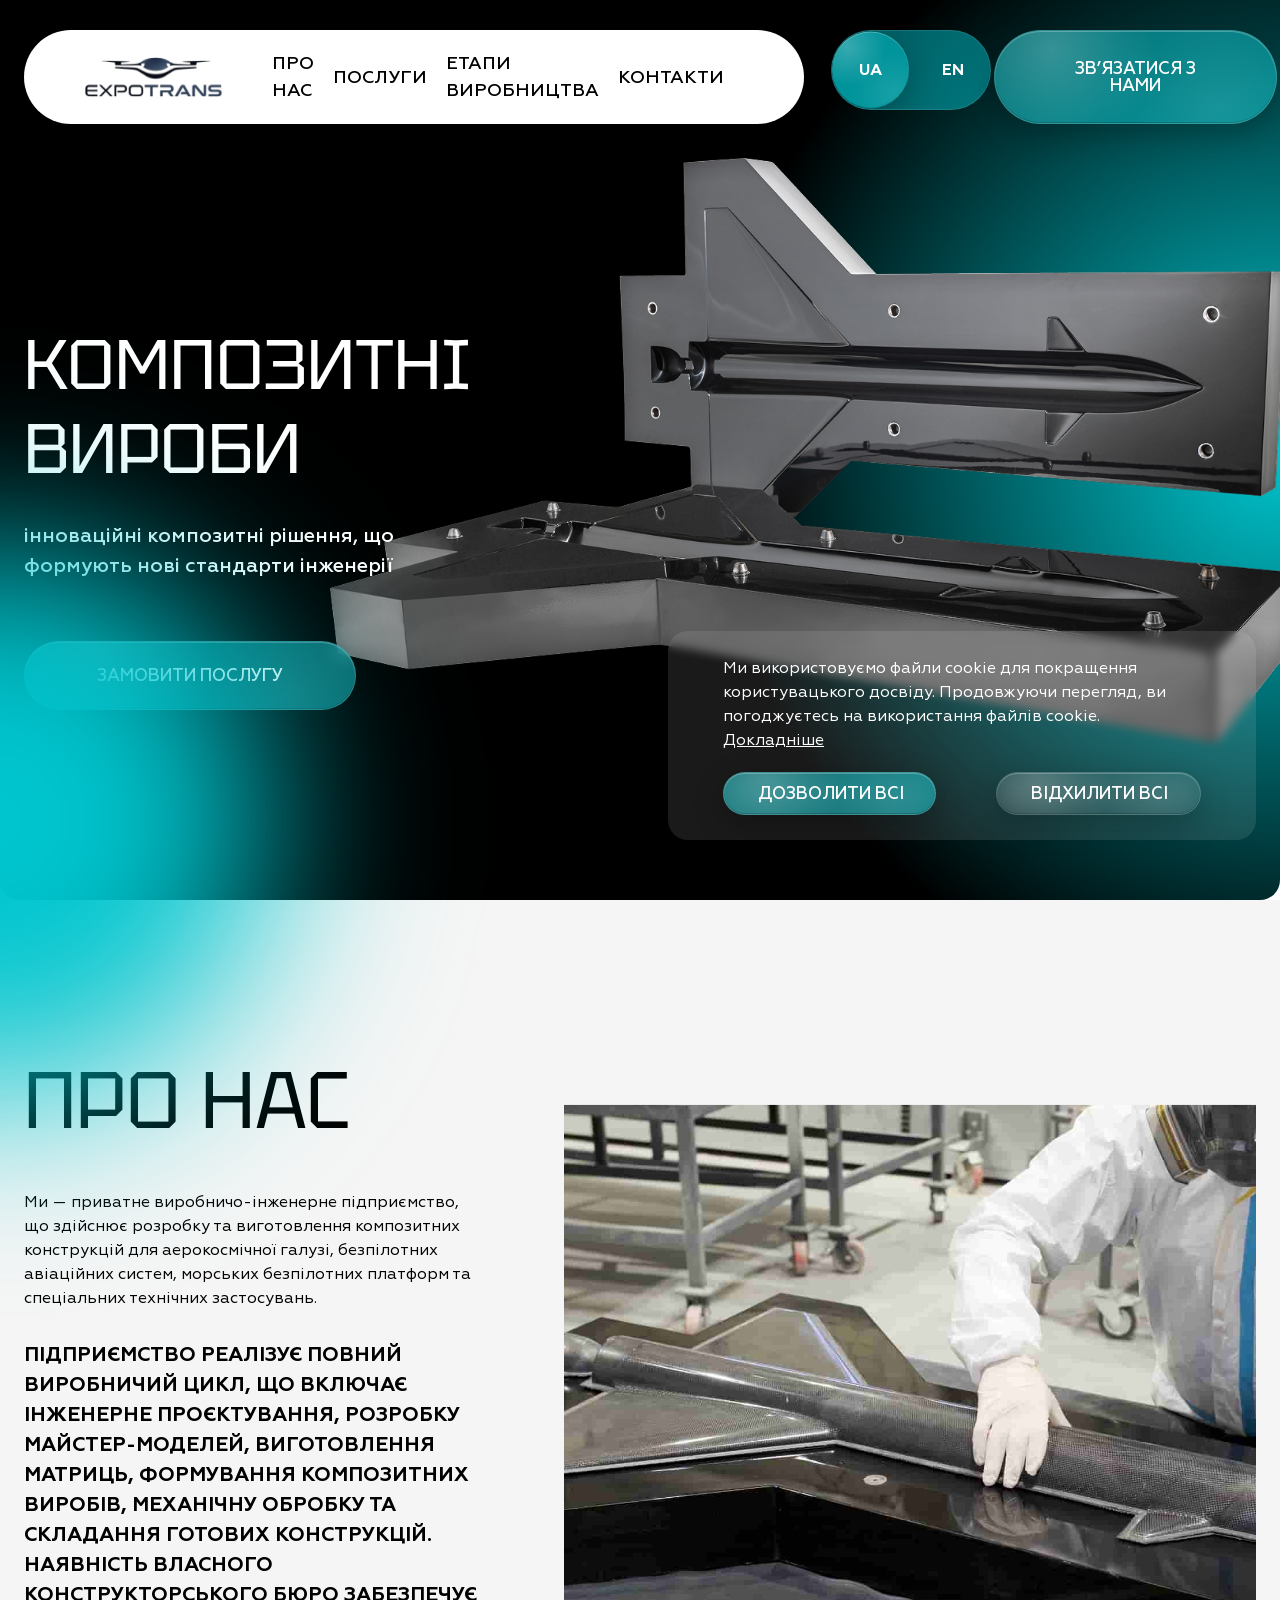
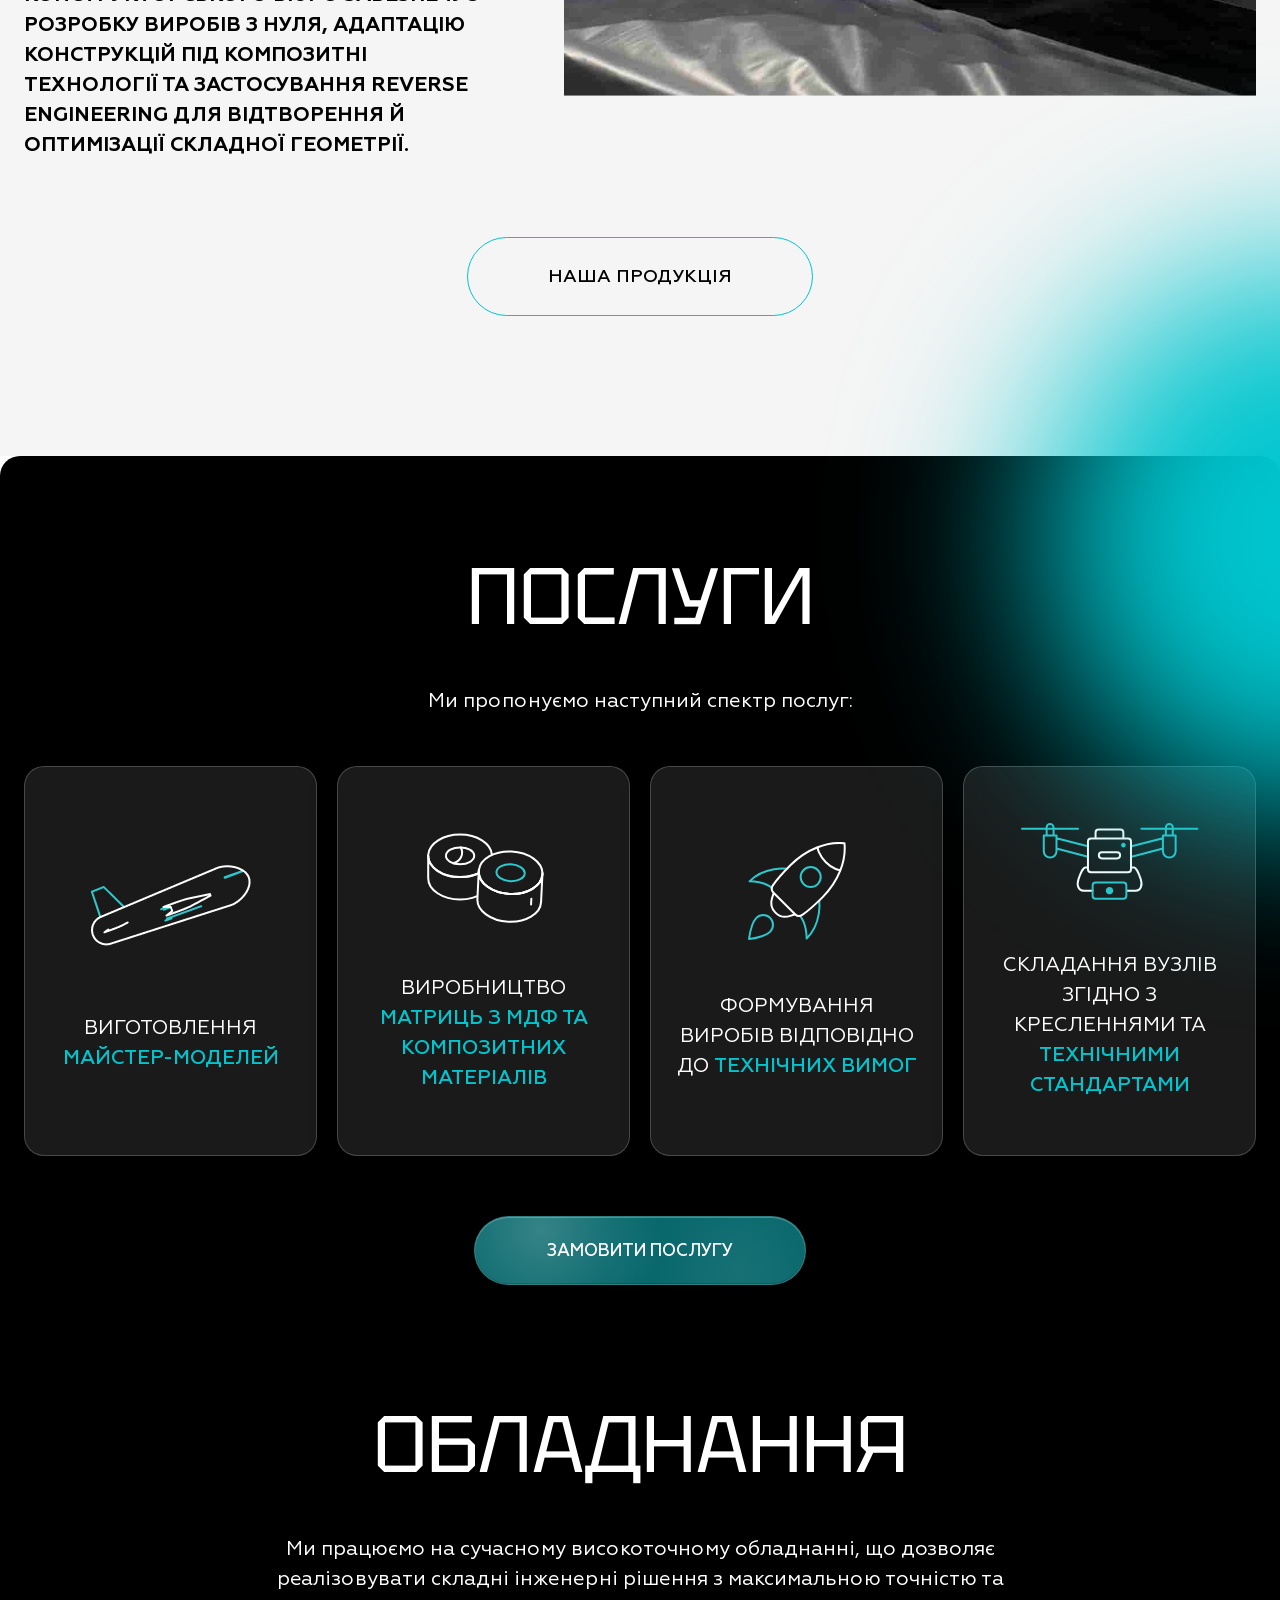
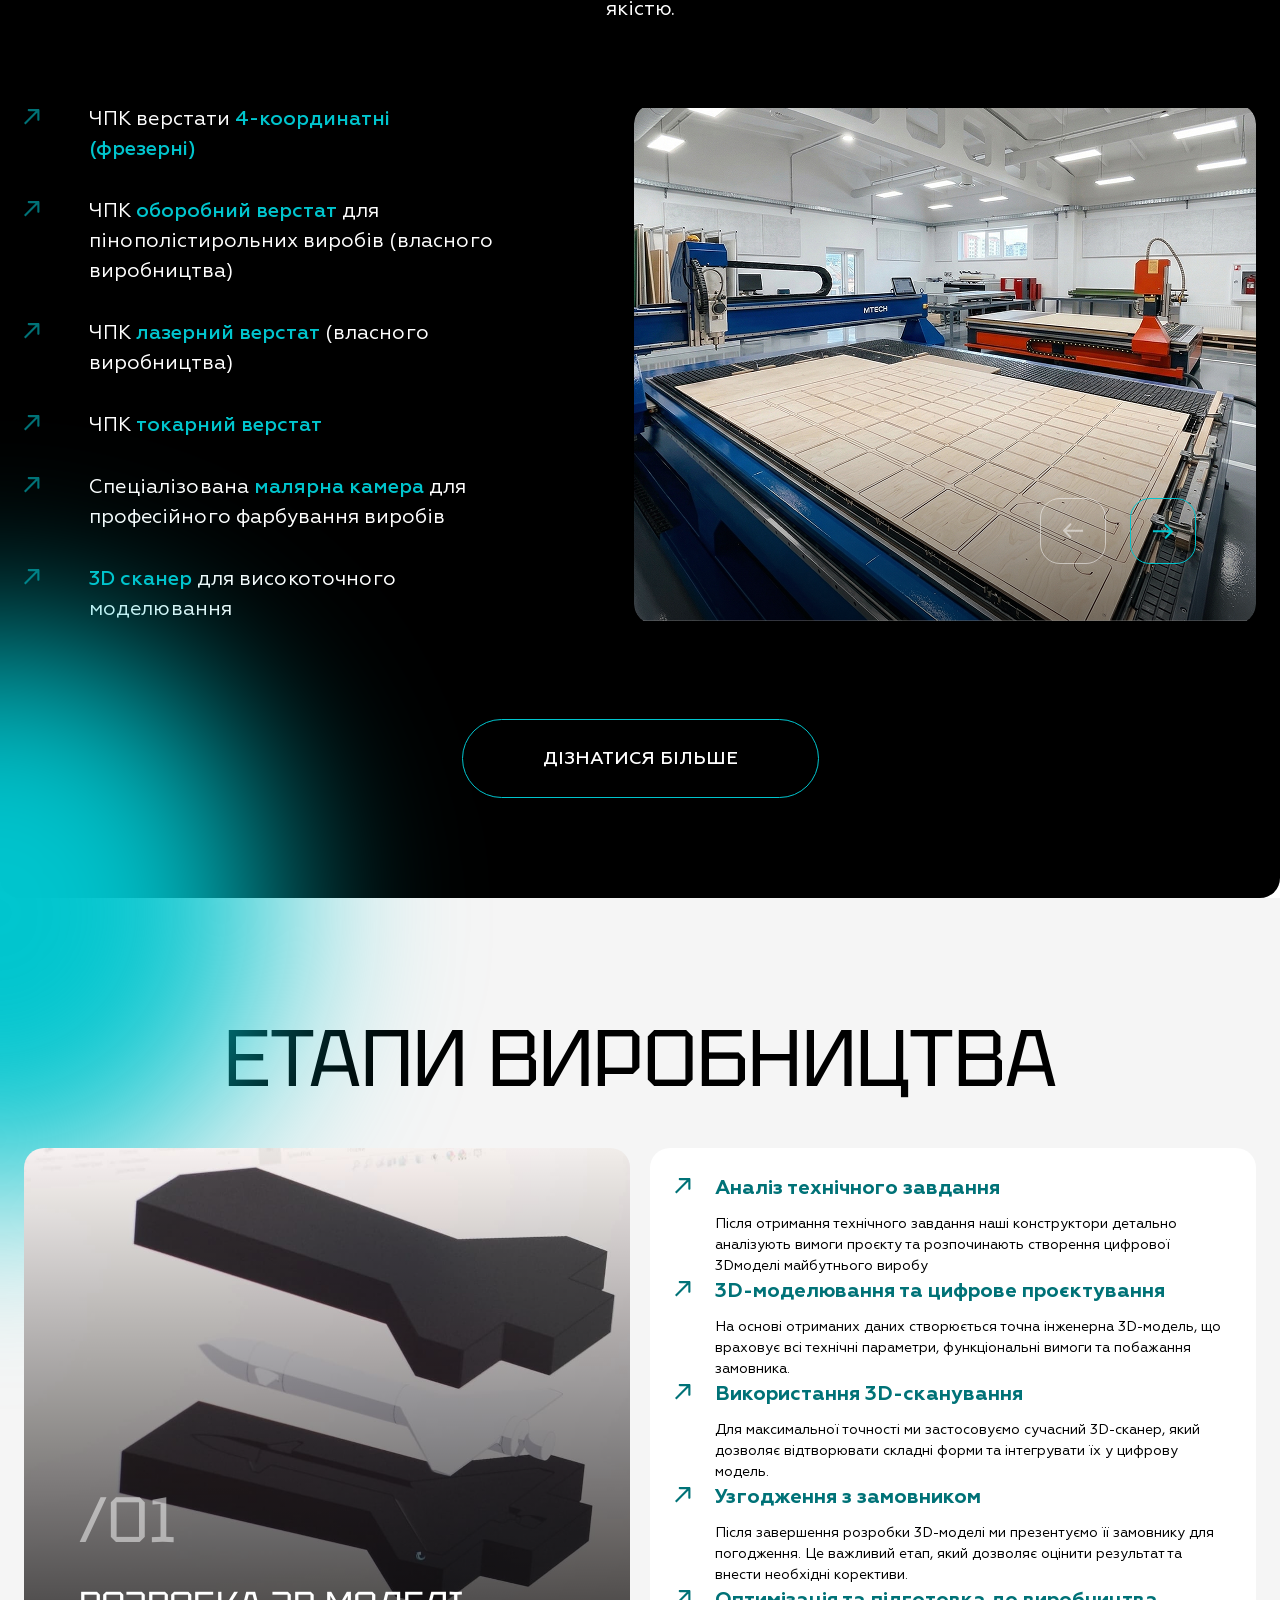
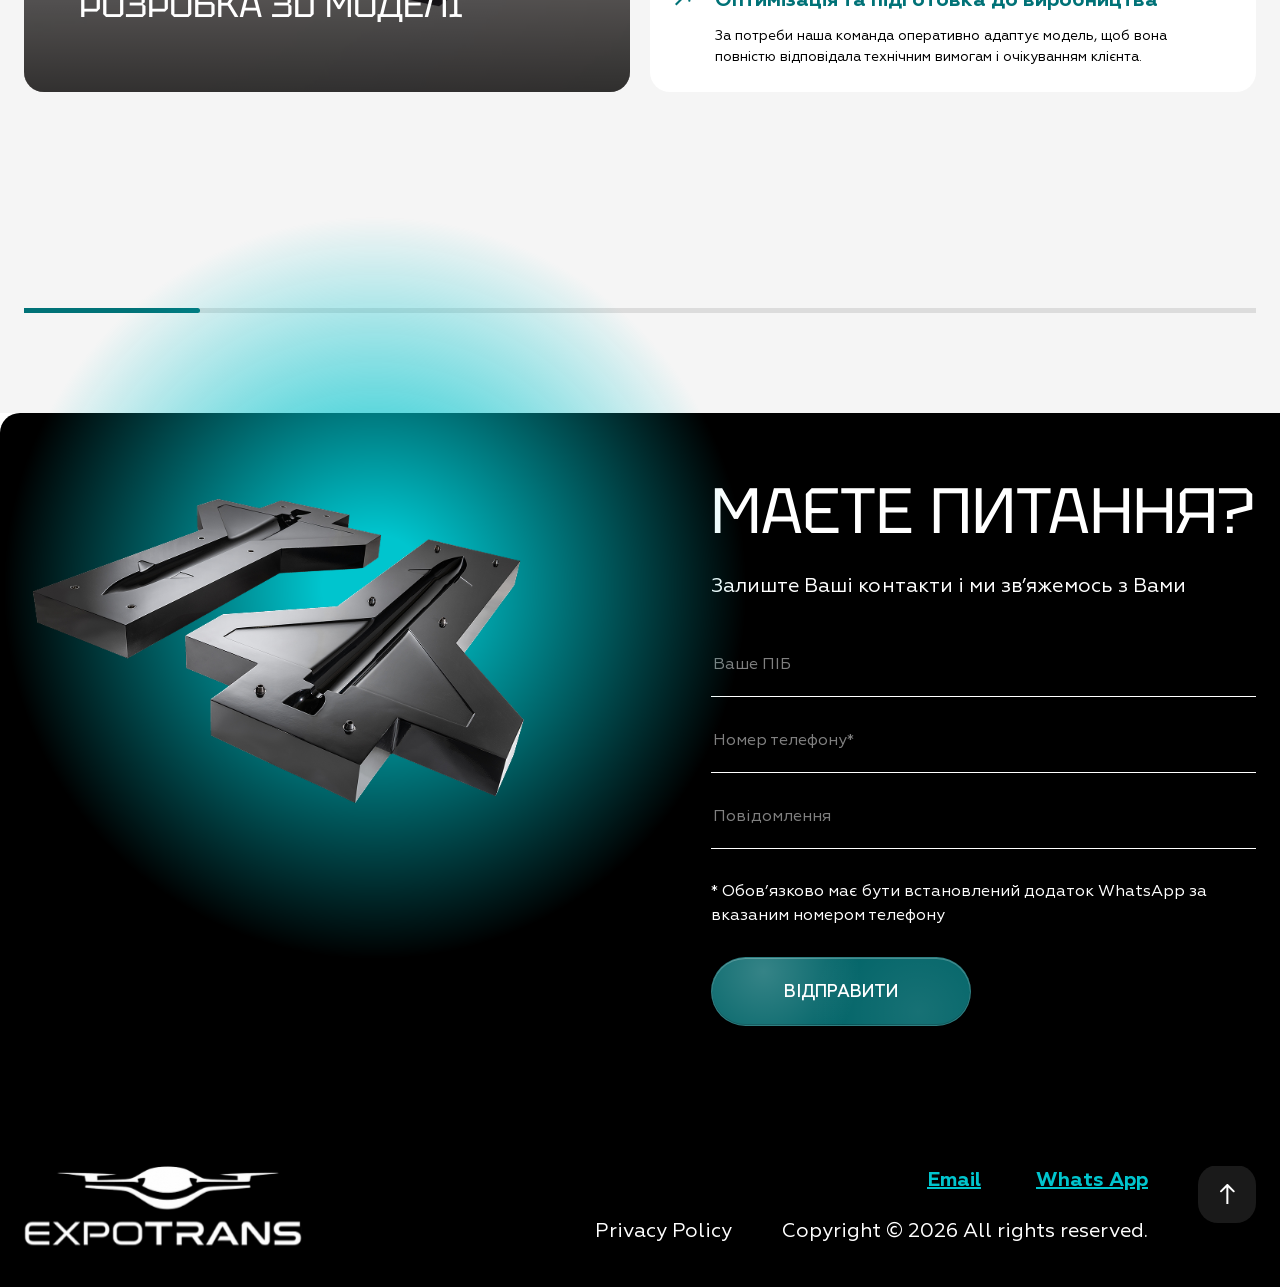
<file: index.html>
<!DOCTYPE html>
<html lang="ua">

<head>
    <meta charset="UTF-8">
    <meta name="viewport" content="width=device-width, initial-scale=1.0">
    <title>
      ІННОВАЦІЙНІ КОМПОЗИТНІ РІШЕННЯ, ЩО ФОРМУЮТЬ НОВІ СТАНДАРТИ ІНЖЕНЕРІЇ
    </title>
    <link rel="stylesheet" href="./css/main.css">
    <link rel="shortcut icon" href="./img/favicon.png" type="image/x-icon">

</head>

<body>
    <div class="overlay">
        <form class="overlay-form ajax-form">
            <svg class="close" width="32" height="32" viewBox="0 0 32 32" fill="none"
                xmlns="http://www.w3.org/2000/svg">
                <rect y="1.6515" width="2.33557" height="42.0422" transform="rotate(-45 0 1.6515)"
                    fill="currentColor" />
                <rect x="1.65137" y="31.3798" width="2.33557" height="42.0422" transform="rotate(-135 1.65137 31.3798)"
                    fill="currentColor" />
            </svg>
            <div class="overlay-form-communication d-none">
                <h3 class="overlay-title title overlay-title-ask d-none" data-key="form_title1">Маєте питання?</h3>
                <h3 class="overlay-title title overlay-title-order d-none" data-key="form_title2">Замовити послугу</h3>
                <p class="overlay-title-sub" data-key="form_sub_title">Залиште Ваші контакти і ми зв’яжемось з Вами</p>
                <div class="overlay-input-box">
                    <input type="text" name="website" style="display:none">
                    <input data-key="form_name" class="overlay-input" name="name" required="" placeholder="Ваше ПІБ"
                        type="text">
                    <input data-key="form_number" class="overlay-input" name="phone" minlength="10" required=""
                        placeholder="Номер телефону*" type="text">
                    <input data-key="form_message" class="overlay-input" name="message" placeholder="Повідомлення"
                        type="text">
                </div>
                <p data-key="form_text" class="overlay-text">* Обов’язково має бути встановлений додаток WhatsApp за
                    вказаним номером
                    телефону</p>
                <button data-key="form_button" class="btn send-btn">Відправити</button>
            </div>

            <div class="overlay-form-thanks d-none">
                <h3 data-key="form_thanks" class="overlay-form-thanks-title title success">ДЯКУЄМО!</h3>
                <h3 data-key="form_error" class="overlay-form-thanks-title title error-message thanks-error">На жаль,
                    сталася помилка</h3>
                <p data-key="form_success" class="overlay-form-thanks-text success">Ваші контакти успішно надіслано</p>
                <p data-key="form_repeat" class="overlay-form-thanks-text error-message thanks-error">Спробуйте ще раз
                </p>
                <button class="btn thanks-btn">ок</button>
            </div>

        </form>
    </div>
    <header class="header">
        <div class="header-box">
            <div class="header-container">
                <a href="/"><img class="header-logo" src="./img/logo.svg" alt="logo"></a>
                <nav class="nav" id="nav">
                    <div class="nav-box">
                        <a class="nav-link" data-key="header_about" href="./index.html#about">ПРО НАС</a>
                        <a class="nav-link" data-key="header_services" href="./index.html#services">ПОСЛУГИ</a>
                        <a class="nav-link" data-key="header_stages" href="./index.html#etaps">ЕТАПИ ВИРОБНИЦТВА</a>
                        <a class="nav-link" data-key="header_contacts" href="./index.html#contacts">КОНТАКТИ</a>
                    </div>
                    <div class="nav-mob-btns">

                        <button class="lang-switch mob">
                            <span class="label ua">UA</span>
                            <span class="label en">EN</span>
                            <span class="knob"></span>
                        </button>
                        <button data-key="header_btn" class="btn btn-header-m ask-question">ЗВ’ЯЗАТИСЯ З НАМИ</button>
                    </div>
                </nav>
                <div class="burger" id="burger">
                    <span></span>
                    <span></span>
                </div>
            </div>

            <button class="lang-switch desk">
                <span class="label ua">UA</span>
                <span class="label en">EN</span>
                <span class="knob"></span>
            </button>
            <button data-key="header_btn" class="btn btn-header-d ask-question">ЗВ’ЯЗАТИСЯ З НАМИ</button>
        </div>
    </header>
    <main>
<section class="hero">
    <div class="wrapper">
        <div>
            <h1 class="hero-title title" data-key="home_title">КОМПОЗИТНІ ВИРОБИ</h1>
            <p data-key="home_sub_title" class="hero-text">ІННОВАЦІЙНІ КОМПОЗИТНІ РІШЕННЯ, ЩО ФОРМУЮТЬ НОВІ СТАНДАРТИ
                ІНЖЕНЕРІЇ</p>
        </div>
        <button data-key="home_order" class="btn order-a-service">Замовити послугу</button>
        <div class="cookie">
            <p><span data-key="cookie_text">Ми використовуємо файли cookie для покращення користувацького досвіду.
                    Продовжуючи перегляд, ви
                    погоджуєтесь на
                    використання файлів cookie.</span> <a data-key="cookie_learn" class="cookie-link accept-coocie"
                    href="/policy">Докладніше</a></p>
            <div class="cookie-btns">
                <button class="btn accept-coocie" data-key="cookie_allow">Дозволити&nbsp;всі</button>
                <button class="cookie-btn btn accept-coocie" data-key="cookie_reject">Відхилити&nbsp;всі</button>
            </div>
        </div>
    </div>
</section>
<section id="about" class="about section-light hero-bg-before">
    <div class="wrapper">
        <div class="about-box">
            <div class="about-box-left">
                <h2 data-key="header_about" class="about-title title">Про нас</h2>
                <p data-key="about_text1">Ми — приватне виробничо-інженерне підприємство, що здійснює розробку
                    та виготовлення композитних конструкцій для аерокосмічної галузі,
                    безпілотних авіаційних систем, морських безпілотних платформ та
                    спеціальних технічних застосувань.
                </p>

                <p data-key="about_text2" class="about-text">
                    Підприємство реалізує повний виробничий цикл, що включає інженерне
                    проєктування, розробку майстер-моделей, виготовлення матриць,
                    формування композитних виробів, механічну обробку та складання готових
                    конструкцій.
                    Наявність власного конструкторського бюро забезпечує розробку виробів
                    з нуля, адаптацію конструкцій під композитні технології та застосування
                    reverse engineering для відтворення й оптимізації складної геометрії.
                </p>
            </div>
            <div class="about-box-right">
                <video poster="./img/equip_bg.jpg" autoplay muted loop playsinline webkit-playsinline preload="auto"
                    disablepictureinpicture src="./video/about.mp4"></video>
            </div>
        </div>
        <a data-key="about_button" class="about-btn" href="./pages/products.html">Наша продукція</a>
    </div>
</section>
<section id="services" class="services section-dark">
    <div class="wrapper">
        <h2 data-key="header_services" class="services-title title">Послуги</h2>
        <p data-key="services_title" class="services-title-sub">Ми пропонуємо наступний спектр послуг:</p>
        <ul class="services-list">
            <li class="services-item">
                <img src="./img/item1.png" alt="logo plane">
                <p class="services-item-text"><span data-key="services_item1">Виготовлення</span> <span
                        class="services-item-text-span" data-key="services_sub_item1">майстер-моделей</span></p>
            </li>
            <li class="services-item">
                <img src="./img/item2.svg" alt="logo materials">
                <p class="services-item-text"><span data-key="services_item2">Виробництво</span> <span
                        class="services-item-text-span" data-key="services_sub_item2">матриць з МДФ та композитних
                        матеріалів</span>
                </p>
            </li>
            <li class="services-item">
                <img src="./img/item3.svg" alt="logo rocket">
                <p class="services-item-text"><span data-key="services_item3">Формування виробів відповідно до</span>
                    <span class="services-item-text-span" data-key="services_sub_item3">технічних вимог</span></p>
            </li>
            <li class="services-item">
                <img src="./img/item4.svg" alt="logo drone">
                <p class="services-item-text"><span data-key="services_item4">Складання вузлів згідно з кресленнями
                        та</span> <span class="services-item-text-span" data-key="services_sub_item4">технічними
                        стандартами</span></p>
            </li>
        </ul>
        <button data-key="home_order" class="btn order-a-service">Замовити послугу</button>
    </div>
</section>
<section class="equipment section-dark">
    <div class="wrapper">
        <h2 data-key="equipment" class="equipment-title title">Обладнання</h2>
        <p data-key="equipment_title" class="equipment-title-sub">Ми працюємо на сучасному високоточному обладнанні, що
            дозволяє
            реалізовувати складні інженерні рішення з максимальною
            точністю та якістю.</p>
        <div class="equipment-box">
            <ul class="equipment-list">
                <li class="equipment-item item-arrow"><span data-key="equipment_item11">ЧПК верстати</span> <span
                        data-key="equipment_item12" class="colored">4-координатні
                        (фрезерні)</span></li>
                <li class="equipment-item item-arrow"><span data-key="equipment_item21">ЧПК</span> <span
                        data-key="equipment_item22" class="colored">оборобний верстат</span> <span
                        data-key="equipment_item23">для пінополістирольних виробів (власного виробництва)</span></li>
                <li class="equipment-item item-arrow"><span data-key="equipment_item21">ЧПК</span> <span
                        data-key="equipment_item32" class="colored">лазерний верстат</span>
                    <span data-key="equipment_item33">(власного виробництва)</span>
                </li>
                <li class="equipment-item item-arrow"><span data-key="equipment_item21">ЧПК</span> <span class="colored"
                        data-key="equipment_item42">токарний верстат</span></li>
                <li class="equipment-item item-arrow"><span data-key="equipment_item51">Спеціалізована</span> <span
                        class="colored" data-key="equipment_item52">малярна камера</span> <span
                        data-key="equipment_item53">для професійного фарбування виробів</span></li>
                <li class="equipment-item item-arrow"><span data-key="equipment_item61" class="colored">3D сканер
                    </span> <span data-key="equipment_item62">для високоточного
                        моделювання</span></li>
            </ul>
            <div class="equipment-slider-box" data-slider>
                <div class="equipment-slider data-slider" data-slider-track>
                    <div class="equipment-slide slide1" data-slide></div>
                    <div class="equipment-slide slide2" data-slide></div>
                    <div class="equipment-slide slide3" data-slide></div>
                    <div class="equipment-slide slide4" data-slide></div>
                    <div class="equipment-slide slide5" data-slide></div>
                </div>
                <div class="btns-slider">
                    <button class="btn-slider btn-slider-prev" data-slider-prev>
                        <svg width="15" height="21" viewBox="0 0 15 21" fill="currentColor"
                            xmlns="http://www.w3.org/2000/svg">
                            <path
                                d="M8.07112 0.292709C7.6806 -0.0978145 7.04743 -0.0978146 6.65691 0.292709L0.292946 6.65667C-0.097578 7.0472 -0.097578 7.68036 0.292946 8.07088C0.683471 8.46141 1.31664 8.46141 1.70716 8.07088L7.36401 2.41403L13.0209 8.07088C13.4114 8.46141 14.0446 8.46141 14.4351 8.07089C14.8256 7.68036 14.8256 7.0472 14.4351 6.65667L8.07112 0.292709ZM7.36401 20.0498L8.36401 20.0498L8.36401 0.999817L7.36401 0.999817L6.36401 0.999817L6.36401 20.0498L7.36401 20.0498Z"
                                fill="currentColor" />
                        </svg>
                    </button>
                    <button class="btn-slider btn-slider-next" data-slider-next>
                        <svg width="15" height="21" viewBox="0 0 15 21" fill="currentColor"
                            xmlns="http://www.w3.org/2000/svg">
                            <path
                                d="M8.07112 0.292709C7.6806 -0.0978145 7.04743 -0.0978146 6.65691 0.292709L0.292946 6.65667C-0.097578 7.0472 -0.097578 7.68036 0.292946 8.07088C0.683471 8.46141 1.31664 8.46141 1.70716 8.07088L7.36401 2.41403L13.0209 8.07088C13.4114 8.46141 14.0446 8.46141 14.4351 8.07089C14.8256 7.68036 14.8256 7.0472 14.4351 6.65667L8.07112 0.292709ZM7.36401 20.0498L8.36401 20.0498L8.36401 0.999817L7.36401 0.999817L6.36401 0.999817L6.36401 20.0498L7.36401 20.0498Z"
                                fill="currentColor" />
                        </svg>
                    </button>
                </div>
            </div>
        </div>
        <a data-key="equipment_button" class="equipment-btn" href="./pages/equipment.html">Дізнатися більше</a>
</section>
<section id="etaps" class="etaps section-light">
    <div class="wrapper">
        <h2 data-key="header_stages" class="etaps-title title">Етапи виробництва</h2>
        <div class="etaps-slider">
            <div class="etaps-slide">
                <div class="etaps-slide-media">
                    <div class="etaps-slide-media-before"></div>
                    <div class="etaps-slide-media-box">
                        <h3 class="etaps-slide-num title">/01</h3>
                        <h3 data-key="etaps_title1" class="etaps-slide-title title">Розробка 3D моделі</h3>
                    </div>
                    <video class="etaps-slide-video" autoplay muted loop playsinline webkit-playsinline preload="auto"
                        disablepictureinpicture poster="./img/etaps/etap1.jpg" src="./video/etap1.mp4"></video>
                </div>
                <div class="etaps-slide-list-box">
                    <ul class="etaps-slide-list">
                        <li class="item-arrow etaps-slide-item">
                            <h5 data-key="etaps_title11" class="etaps-slide-item-title">Аналіз технічного завдання</h5>
                            <p data-key="etaps_text11">Після отримання технічного завдання наші конструктори детально
                                аналізують вимоги
                                проєкту
                                та розпочинають створення
                                цифрової 3Dмоделі майбутнього виробу</p>
                        </li>
                        <li class="item-arrow etaps-slide-item">
                            <h5 data-key="etaps_title12" class="etaps-slide-item-title">3D-моделювання та цифрове
                                проєктування</h5>
                            <p data-key="etaps_text12">На основі отриманих даних створюється точна інженерна 3D-модель,
                                що враховує всі
                                технічні
                                параметри, функціональні
                                вимоги та побажання замовника.</p>
                        </li>
                        <li class="item-arrow etaps-slide-item">
                            <h5 data-key="etaps_title13" class="etaps-slide-item-title">Використання 3D-сканування</h5>
                            <p data-key="etaps_text13">Для максимальної точності ми застосовуємо сучасний 3D-сканер,
                                який дозволяє
                                відтворювати
                                складні форми та інтегрувати їх
                                у цифрову модель.</p>
                        </li>
                        <li class="item-arrow etaps-slide-item">
                            <h5 data-key="etaps_title14" class="etaps-slide-item-title">Узгодження з замовником</h5>
                            <p data-key="etaps_text14">Після завершення розробки 3D-моделі ми презентуємо її замовнику
                                для погодження.
                                Це
                                важливий етап, який дозволяє оцінити
                                результат та внести необхідні корективи.</p>
                        </li>
                        <li class="item-arrow etaps-slide-item">
                            <h5 data-key="etaps_title15" class="etaps-slide-item-title">Оптимізація та підготовка до
                                виробництва</h5>
                            <p data-key="etaps_text15">За потреби наша команда оперативно адаптує модель, щоб вона
                                повністю відповідала
                                технічним вимогам і очікуванням
                                клієнта.</p>
                        </li>
                    </ul>
                </div>
            </div>
            <div class="etaps-slide">
                <div class="etaps-slide-media">
                    <div class="etaps-slide-media-before"></div>
                    <div class="etaps-slide-media-box">
                        <h3 class="etaps-slide-num title">/02</h3>
                        <h3 data-key="etaps_title2" class="etaps-slide-title title">Фрезерування моделі</h3>
                    </div>
                    <video class="etaps-slide-video" autoplay muted loop playsinline webkit-playsinline preload="auto"
                        disablepictureinpicture poster="./img/etaps/etap2.jpg" src="./video/etap2.mp4"></video>
                </div>
                <div class="etaps-slide-list-box">
                    <ul class="etaps-slide-list">
                        <li class="item-arrow etaps-slide-item">
                            <h5 data-key="etaps_title21" class="etaps-slide-item-title">Початок виготовлення
                                майстер-моделі</h5>
                            <p data-key="etaps_text21">Після погодження 3D-моделі на сучасному фрезерувальному верстаті
                                з числовим
                                програмним керуванням (ЧПК) ми виготовляємо
                                майстер-модель або матрицю з високоякісного МДФ.</p>
                        </li>
                        <li class="item-arrow etaps-slide-item">
                            <h5 data-key="etaps_title22" class="etaps-slide-item-title">ЧПК-фрезерування</h5>
                            <p data-key="etaps_text22">Технологія ЧПК-фрезерування забезпечує високу точність обробки,
                                стабільність
                                параметрів та ідеальне відтворення
                                геометрії кожної деталі відповідно до цифрової моделі.</p>
                        </li>
                        <li class="item-arrow etaps-slide-item">
                            <h5 data-key="etaps_title23" class="etaps-slide-item-title">Шліфування</h5>
                            <p data-key="etaps_text23">Після завершення фрезерування майстер-модель або матриця
                                проходить етап
                                ретельного
                                шліфування та підготовки поверхні.</p>
                        </li>
                        <li class="item-arrow etaps-slide-item">
                            <h5 data-key="etaps_title24" class="etaps-slide-item-title">Технічний контроль</h5>
                            <p data-key="etaps_text24">Завершальним кроком є перевірка виробу відділом технічного
                                контролю, що гарантує
                                відповідність високим стандартам якості
                                та точності.</p>
                        </li>
                    </ul>
                </div>
            </div>
            <div class="etaps-slide">
                <div class="etaps-slide-media">
                    <div class="etaps-slide-media-before"></div>
                    <div class="etaps-slide-media-box">
                        <h3 class="etaps-slide-num title">/03</h3>
                        <h3 data-key="etaps_title3" class="etaps-slide-title title">Полімеризація</h3>
                    </div>
                    <video class="etaps-slide-video" autoplay muted loop playsinline webkit-playsinline preload="auto"
                        disablepictureinpicture poster="./img/etaps/etap3.jpg" src="./video/etap3.mp4"></video>
                </div>
                <div class="etaps-slide-list-box">
                    <ul class="etaps-slide-list">
                        <li class="item-arrow etaps-slide-item">
                            <h5 data-key="etaps_title31" class="etaps-slide-item-title">Початок полімеризації</h5>
                            <p data-key="etaps_text31">Після шліфування та підготовки майстер-модель або матриця
                                переходить до етапу
                                просочування спеціальною полімерною
                                смолою.</p>
                        </li>
                        <li class="item-arrow etaps-slide-item">
                            <h5 data-key="etaps_title32" class="etaps-slide-item-title">Особливості процесу</h5>
                            <p data-key="etaps_text32">За допомогою валиків смола рівномірно наноситься на поверхню,
                                забезпечуючи повне
                                та
                                рівномірне насичення матеріалу.
                                Такий процес дозволяє підвищити міцність, стабільність форми та довговічність
                                виробу.</p>
                        </li>
                        <li class="item-arrow etaps-slide-item">
                            <h5 data-key="etaps_title33" class="etaps-slide-item-title">Завершення полімеризації</h5>
                            <p data-key="etaps_text33">Після нанесення смоли майстер-модель / матриця поміщується до
                                спеціальної печі
                                для
                                полімеризації. У процесі
                                полімеризації матеріал набуває остаточної міцності та готовності до наступних
                                виробничих етапів.</p>
                        </li>

                    </ul>
                </div>
            </div>
            <div class="etaps-slide">
                <div class="etaps-slide-media">
                    <div class="etaps-slide-media-before"></div>
                    <div class="etaps-slide-media-box">
                        <h3 class="etaps-slide-num title">/04</h3>
                        <h3 data-key="etaps_title4" class="etaps-slide-title title">Покриття ґрунтом та лаком</h3>
                    </div>
                    <video class="etaps-slide-video" autoplay muted loop playsinline webkit-playsinline preload="auto"
                        disablepictureinpicture poster="./img/etaps/etap4.jpg" src="./video/etap4.mp4"></video>
                </div>
                <div class="etaps-slide-list-box">
                    <ul class="etaps-slide-list">
                        <li class="item-arrow etaps-slide-item">
                            <h5 data-key="etaps_title41" class="etaps-slide-item-title">Фінішна обробка</h5>
                            <p data-key="etaps_text41">Після завершення полімеризації модель переходить до етапу
                                фінішної обробки.</p>
                        </li>
                        <li class="item-arrow etaps-slide-item">
                            <h5 data-key="etaps_title42" class="etaps-slide-item-title">Лакування</h5>
                            <p data-key="etaps_text42">Далі поверхня покривається спеціальним лаком, що забезпечує
                                гладкість, захист та
                                можливість легкого відділення
                                майстер-моделі або виробу.</p>
                        </li>
                        <li class="item-arrow etaps-slide-item">
                            <h5 data-key="etaps_title43" class="etaps-slide-item-title">Шліфування та полірування</h5>
                            <p data-key="etaps_text43">Після нанесення покриття поверхня проходить етап шліфування та
                                полірування для
                                досягнення максимальної точності та
                                ідеальної якості.</p>
                        </li>
                    </ul>
                </div>
            </div>
            <div class="etaps-slide">
                <div class="etaps-slide-media">
                    <div class="etaps-slide-media-before"></div>
                    <div class="etaps-slide-media-box">
                        <h3 class="etaps-slide-num title">/05</h3>
                        <h3 data-key="etaps_title5" class="etaps-slide-title title">Збірка</h3>
                    </div>
                    <div class="box-img">

                        <img src="./img/etaps/etap5.jpg" alt="спеціаліст працює">
                    </div>
                </div>
                <div class="etaps-slide-list-box">
                    <ul class="etaps-slide-list">
                        <li class="item-arrow etaps-slide-item">
                            <h5 data-key="etaps_title51" class="etaps-slide-item-title">Етап складання</h5>
                            <p data-key="etaps_text51">У разі виготовлення композитних матриць (зокрема гелькоутних)
                                майстер-модель
                                переходить до етапу складання.</p>
                        </li>
                        <li class="item-arrow etaps-slide-item">
                            <h5 data-key="etaps_title52" class="etaps-slide-item-title">Формування матриці</h5>
                            <p data-key="etaps_text52">Досвідчені спеціалісти виконують монтаж необхідних елементів та
                                формують
                                конструкцію
                                майбутньої матриці.</p>
                        </li>
                        <li class="item-arrow etaps-slide-item">
                            <h5 data-key="etaps_title53" class="etaps-slide-item-title">Увага до деталей</h5>
                            <p data-key="etaps_text53">Особлива увага приділяється точності збірки та відповідності
                                конструкції
                                технічним
                                вимогам.</p>
                        </li>
                        <li class="item-arrow etaps-slide-item">
                            <h5 data-key="etaps_title54" class="etaps-slide-item-title">Завершення збірки</h5>
                            <p data-key="etaps_text54">Після завершення збірки майстер-модель передається на наступний
                                етап — формування
                                композитної матриці.</p>
                        </li>

                    </ul>
                </div>
            </div>
            <div class="etaps-slide">
                <div class="etaps-slide-media">
                    <div class="etaps-slide-media-before"></div>
                    <div class="etaps-slide-media-box">
                        <h3 class="etaps-slide-num title">/06</h3>
                        <h3 data-key="etaps_title6" class="etaps-slide-title title">Формування матриці</h3>
                    </div>
                    <div class="box-img">
                        <img src="./img/etaps/etap6.jpg" alt="спеціаліст працює">
                    </div>
                </div>
                <div class="etaps-slide-list-box">
                    <ul class="etaps-slide-list">
                        <li class="item-arrow etaps-slide-item">
                            <h5 data-key="etaps_title61" class="etaps-slide-item-title">Нанесення гелькоуту</h5>
                            <p data-key="etaps_text61">Першим етапом формування є нанесення шару гелькоуту на
                                майстер-модель за
                                допомогою
                                професійного пульверизатора. Гелькоут
                                формує ідеально гладку та точну поверхню майбутнього виробу.</p>
                        </li>
                        <li class="item-arrow etaps-slide-item">
                            <h5 data-key="etaps_title62" class="etaps-slide-item-title">Укладання армувальних тканин
                            </h5>
                            <p data-key="etaps_text62">Далі виконується пошарове укладання армувальних тканин з
                                нанесенням смоли для
                                забезпечення міцності та стабільності
                                конструкції.</p>
                        </li>
                        <li class="item-arrow etaps-slide-item">
                            <h5 data-key="etaps_title63" class="etaps-slide-item-title">Перехід до фінальної стадії
                                виробництва</h5>
                            <p data-key="etaps_text63">Після цього матриця проходить процес полімеризації та переходить
                                до фінальної
                                стадії
                                виробництва.</p>
                        </li>
                    </ul>
                </div>
            </div>
            <div class="etaps-slide">
                <div class="etaps-slide-media">
                    <div class="etaps-slide-media-before"></div>
                    <div class="etaps-slide-media-box">
                        <h3 class="etaps-slide-num title">/07</h3>
                        <h3 data-key="etaps_title7" class="etaps-slide-title title">Діагностично- підготовчий етап</h3>
                    </div>
                    <div class="box-img">

                        <img src="./img/etaps/etap7.jpg" alt="модель виробу">
                    </div>
                </div>
                <div class="etaps-slide-list-box">
                    <ul class="etaps-slide-list">
                        <li class="item-arrow etaps-slide-item">
                            <h5 data-key="etaps_title71" class="etaps-slide-item-title">Перевірка виробу</h5>
                            <p data-key="etaps_text71">На цьому етапі виконується перевірка геометричних розмірів та
                                поверхні виробу на
                                наявність можливих прихованих дефектів,
                                відповідність кресленням та технічній документації.</p>
                        </li>
                        <li class="item-arrow etaps-slide-item">
                            <h5 data-key="etaps_title72" class="etaps-slide-item-title">Шліфування та полірування</h5>
                            <p data-key="etaps_text72">Далі поверхня доводиться до ідеального стану шляхом шліфування та
                                полірування. За
                                необхідності наноситься спеціальне
                                захисне покриття для подальшого використання.</p>
                        </li>
                        <li class="item-arrow etaps-slide-item">
                            <h5 data-key="etaps_title73" class="etaps-slide-item-title">Завершення контролю якості</h5>
                            <p data-key="etaps_text73">Після завершення контролю якості виріб передається на виробництво
                                композитних
                                матеріалів. Надалі він використовується як
                                основа для серійного виготовлення продукції.</p>
                        </li>

                    </ul>
                </div>
            </div>
        </div>
        <div class="etaps-progress-box">
            <div class="etaps-progress"></div>
        </div>
    </div>
</section>
<section id="contacts" class="question section-dark">
    <div class="wrapper">
        <div class="question-box">
            <img src="./img/question_bg.png" alt="mold for making a drone">
            <div>
                <h2 class="question-title title" data-key="form_title1">Маєте питання?</h2>
                <p class="question-title-sub" data-key="form_sub_title">Залиште Ваші контакти і ми зв’яжемось з Вами</p>
                <form class="question-form ajax-form">
                    <input data-key="form_website" type="text" name="website" style="display:none">
                    <input data-key="form_name" class="question-input" name="name" required="" placeholder="Ваше ПІБ"
                        type="text">
                    <input data-key="form_number" class="question-input" name="phone" minlength="10" required=""
                        placeholder="Номер телефону*" type="text">
                    <input data-key="form_message" class="question-input" name="message" placeholder="Повідомлення"
                        type="text">
                    <p data-key="form_text">* Обов’язково має бути встановлений додаток WhatsApp за вказаним номером
                        телефону</p>
                    <button data-key="form_button" class="btn">Відправити</button>
                </form>
            </div>
        </div>
    </div>
</section>

    </main>
    <footer class="footer section-dark">
        <div class="wrapper">
            <a class="footer-logo" href="#"><img src="./img/logoW.svg" alt="logo"></a>
            <div class="footer-box-links">
                <a class="footer-link" href="#">Email</a>
                <a class="footer-link footer-link2"  href="#">Whats App</a>
            </div>
            <a class="footer-policy" href="./pages/policy.html">
                Privacy Policy
            </a>
            <p class="footer-text">Copyright © 2026 All rights reserved.</p>
            <a class="footer-arrow" href="#">
                <svg width="15" height="21" viewBox="0 0 15 21" fill="currentColor" xmlns="http://www.w3.org/2000/svg">
                    <path
                        d="M8.07112 0.292709C7.6806 -0.0978145 7.04743 -0.0978146 6.65691 0.292709L0.292946 6.65667C-0.097578 7.0472 -0.097578 7.68036 0.292946 8.07088C0.683471 8.46141 1.31664 8.46141 1.70716 8.07088L7.36401 2.41403L13.0209 8.07088C13.4114 8.46141 14.0446 8.46141 14.4351 8.07089C14.8256 7.68036 14.8256 7.0472 14.4351 6.65667L8.07112 0.292709ZM7.36401 20.0498L8.36401 20.0498L8.36401 0.999817L7.36401 0.999817L6.36401 0.999817L6.36401 20.0498L7.36401 20.0498Z"
                        fill="currentColor" />
                </svg>
            </a>
        </div>
    </footer>
    <script src="./js/script.js"></script>
</body>

</html>
</file>
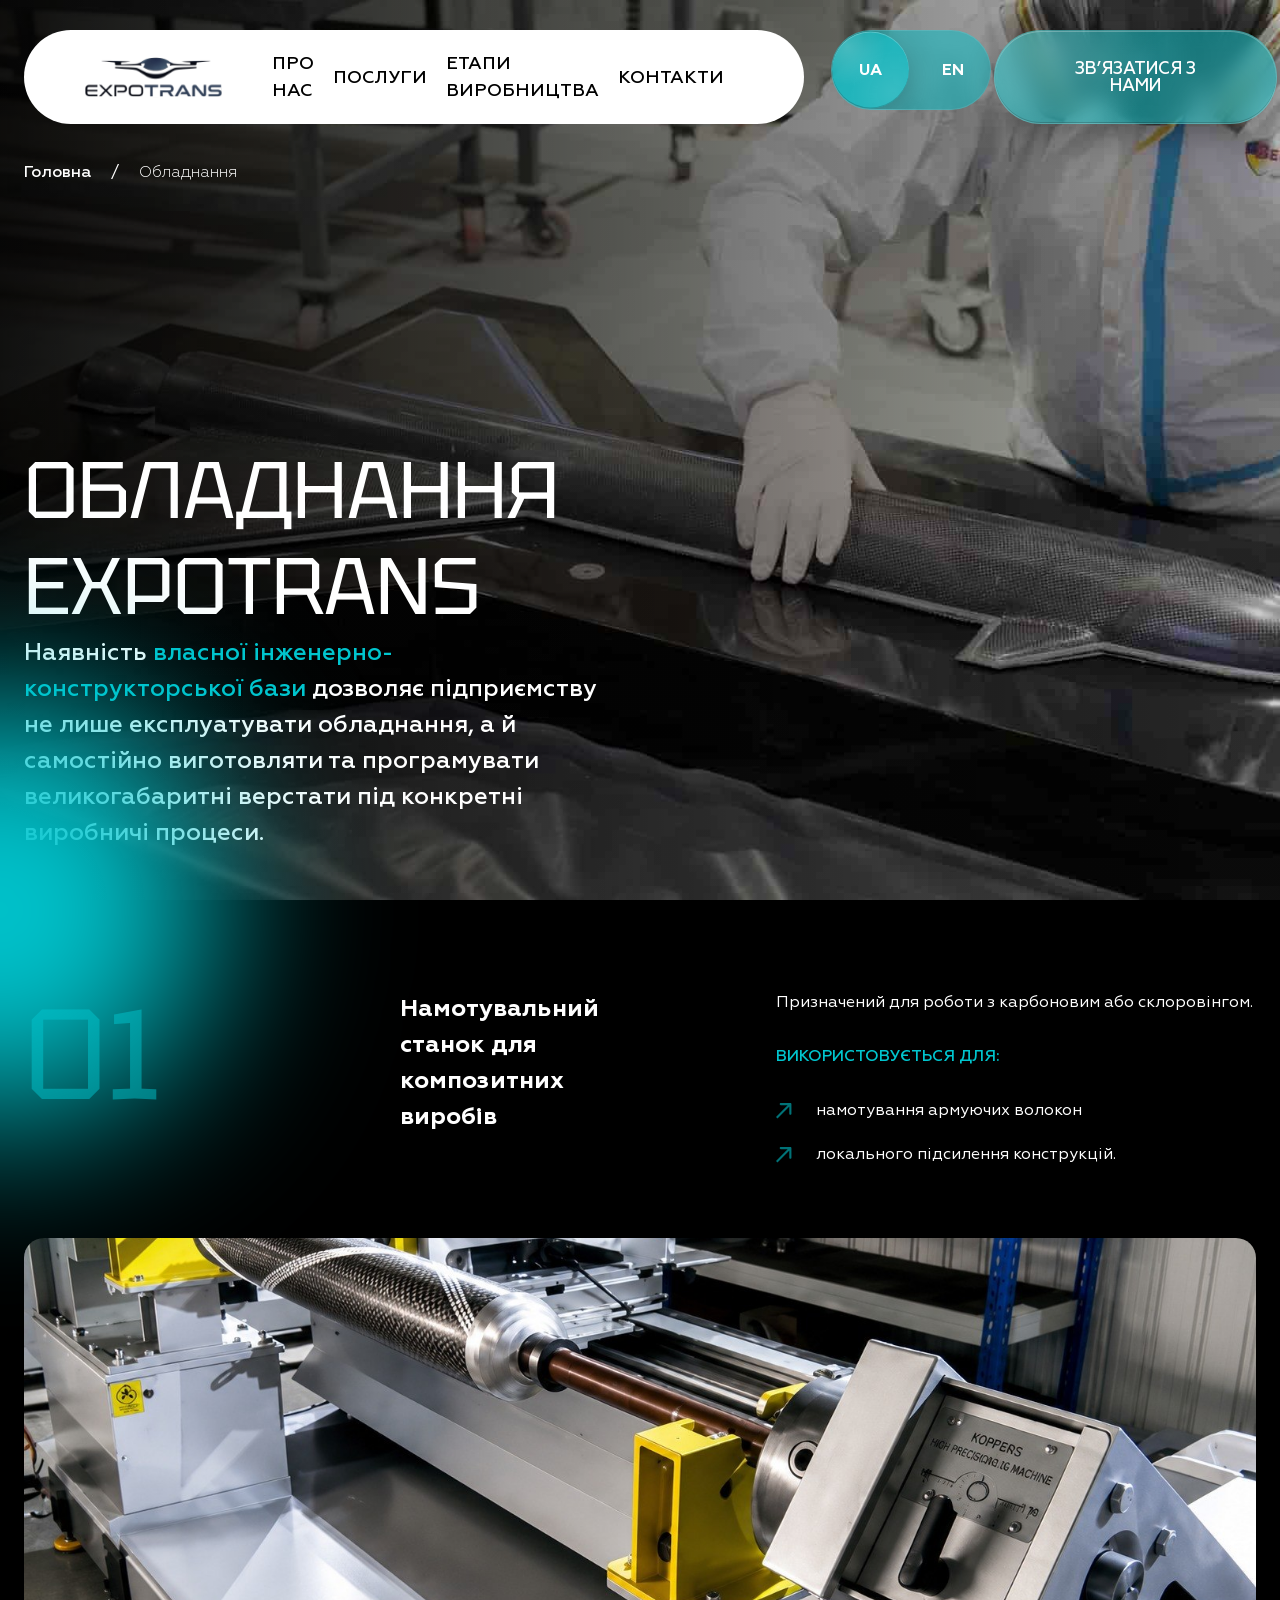
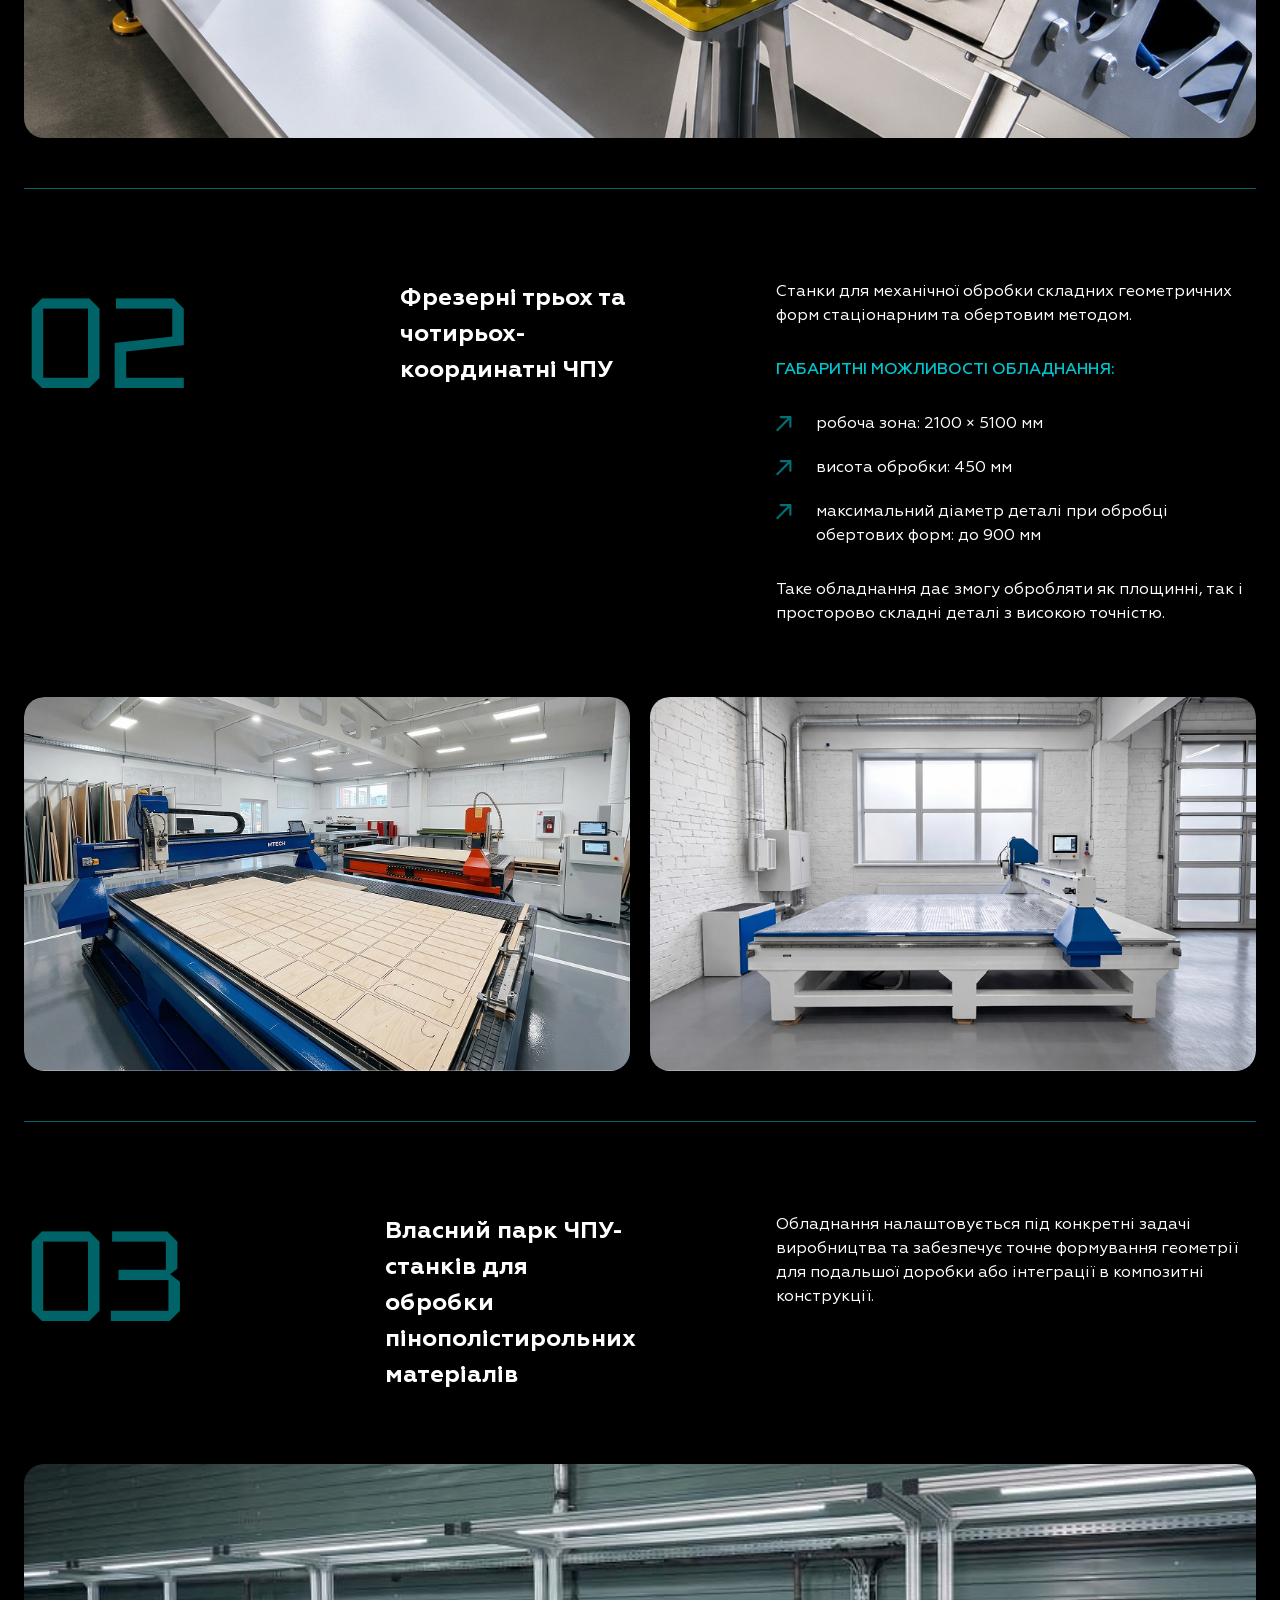
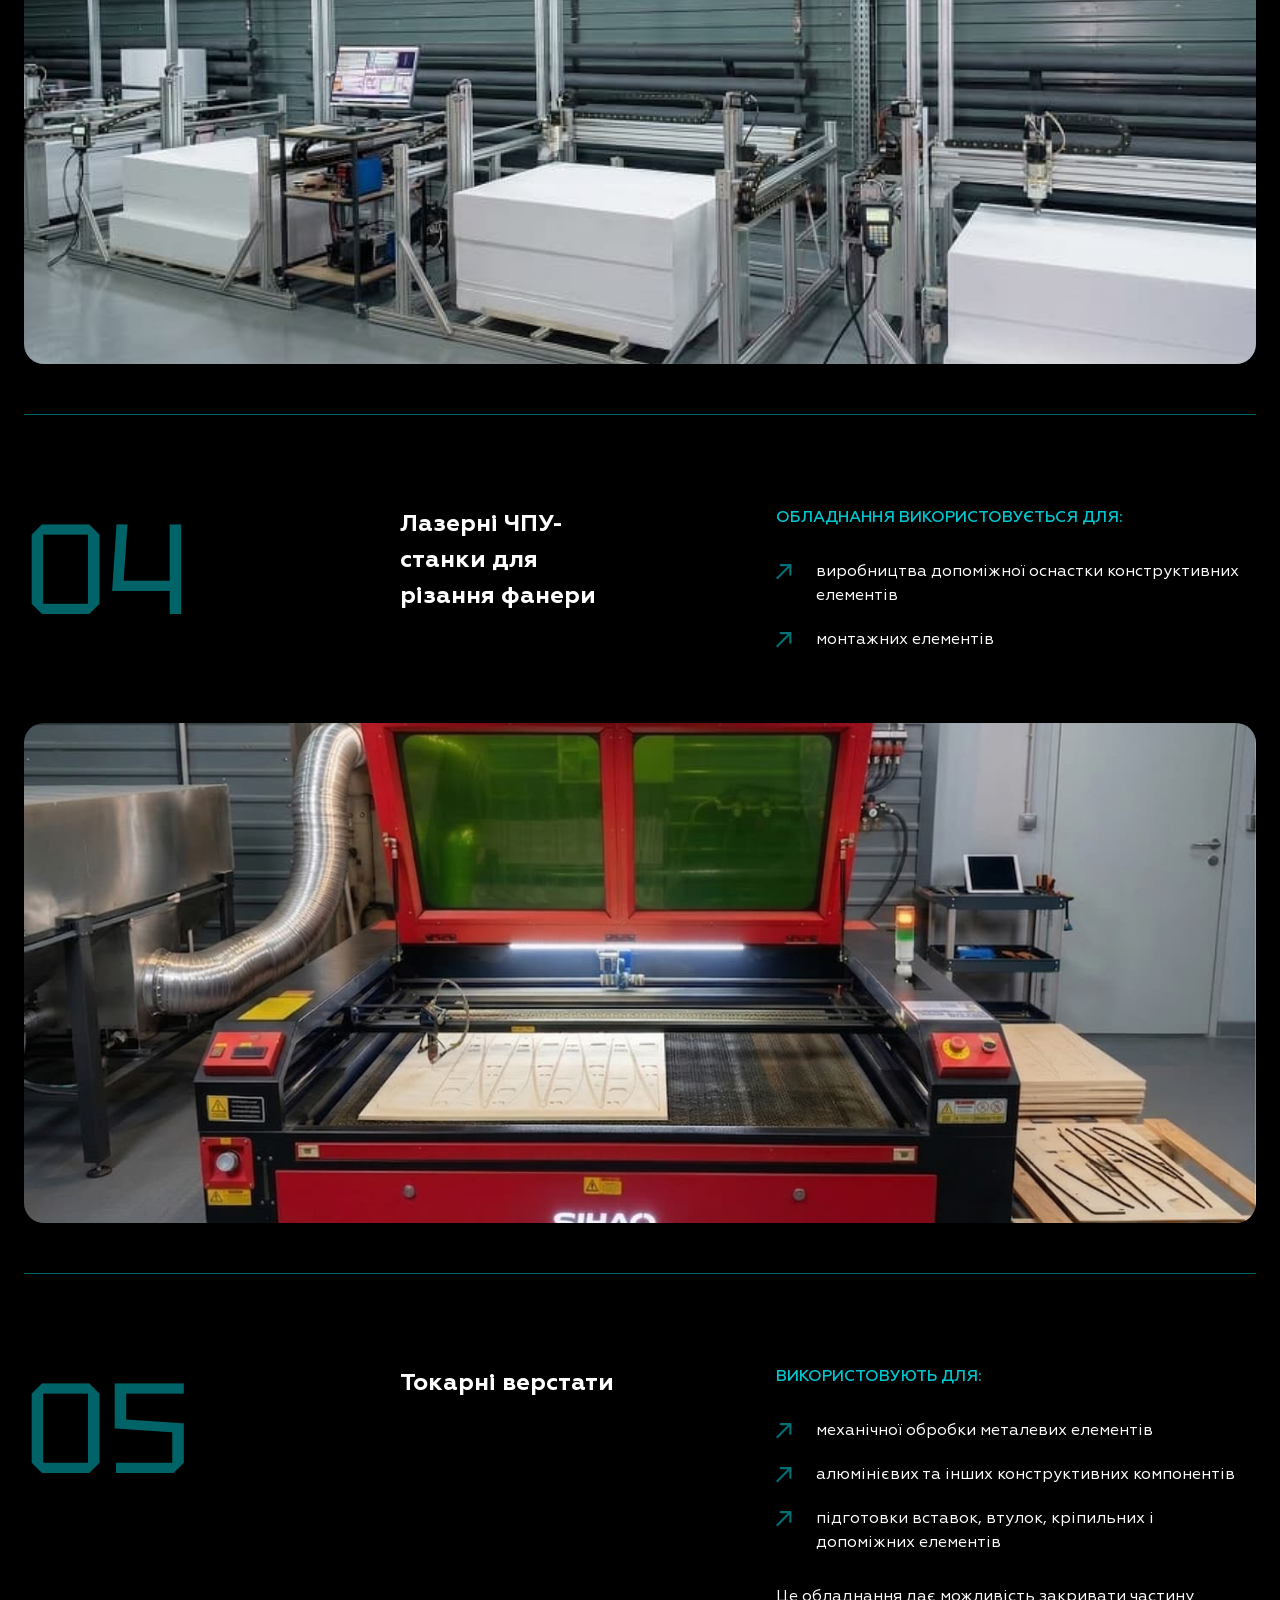
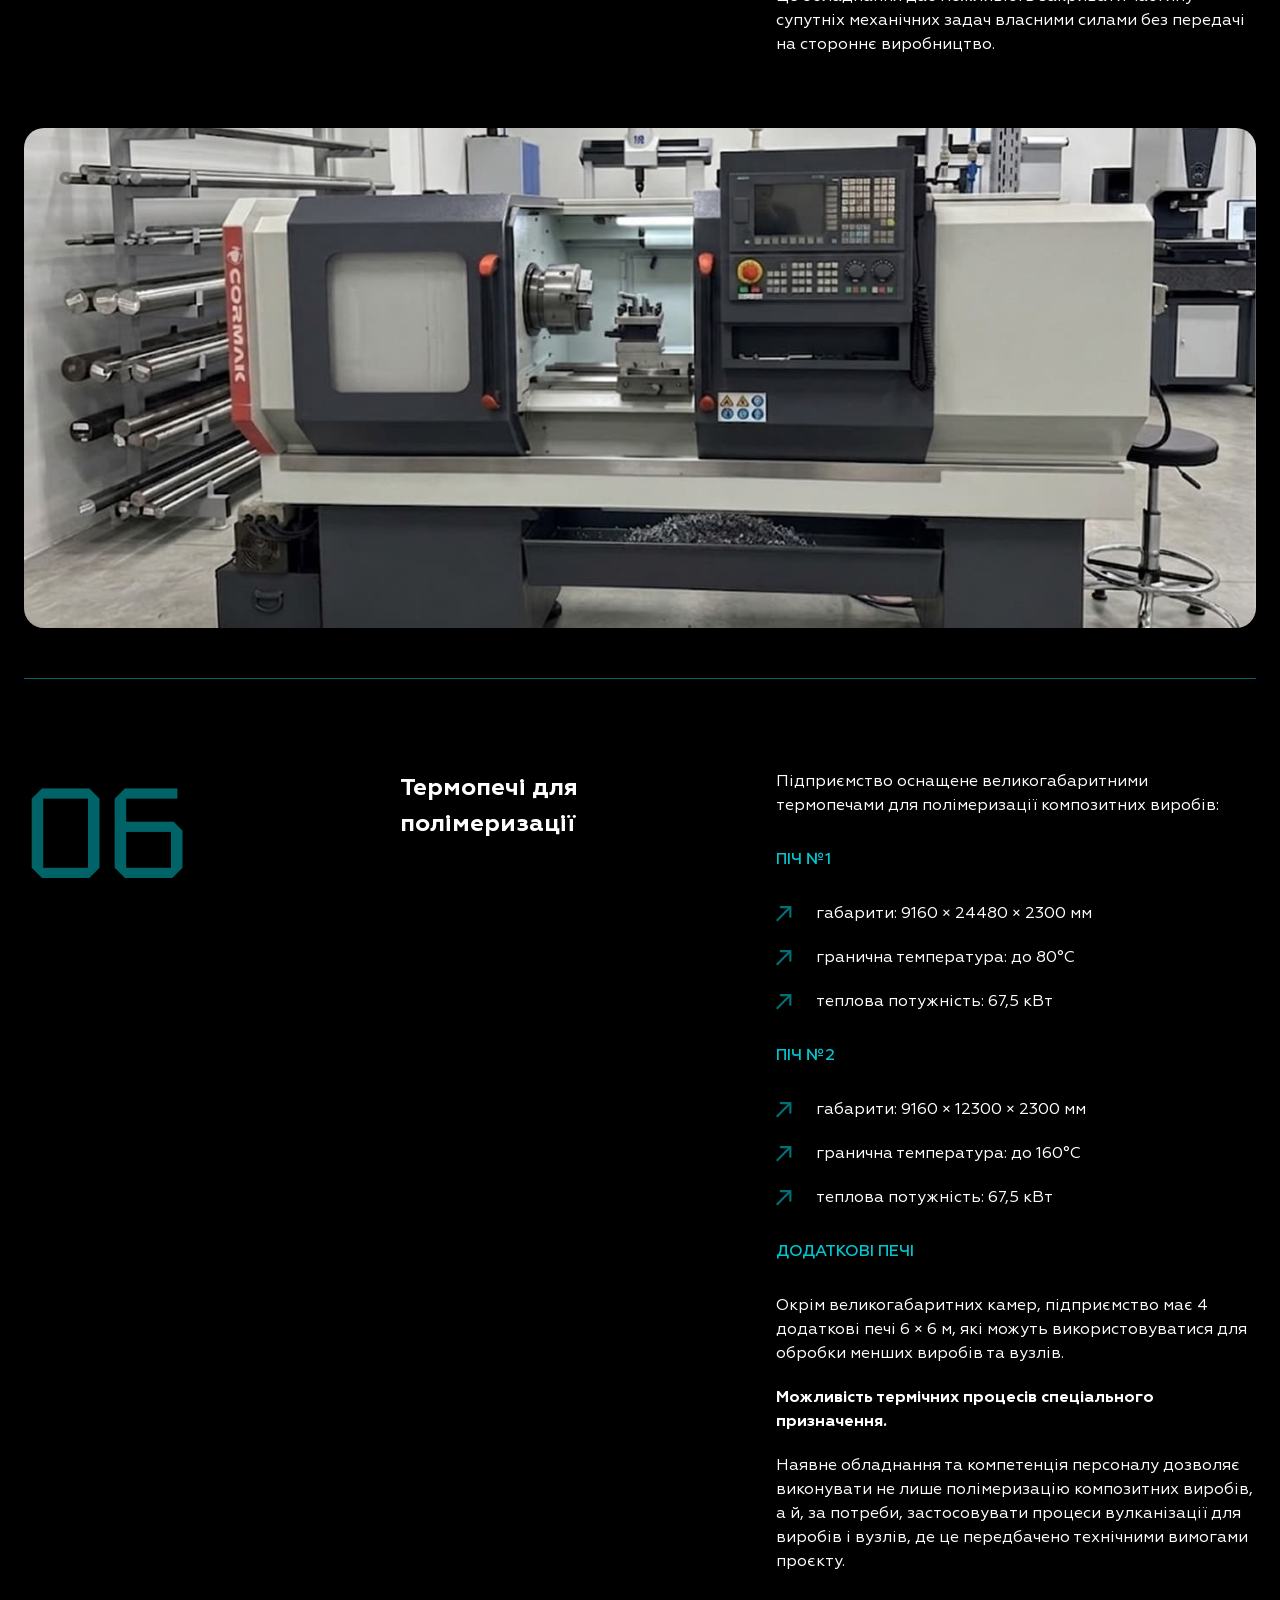
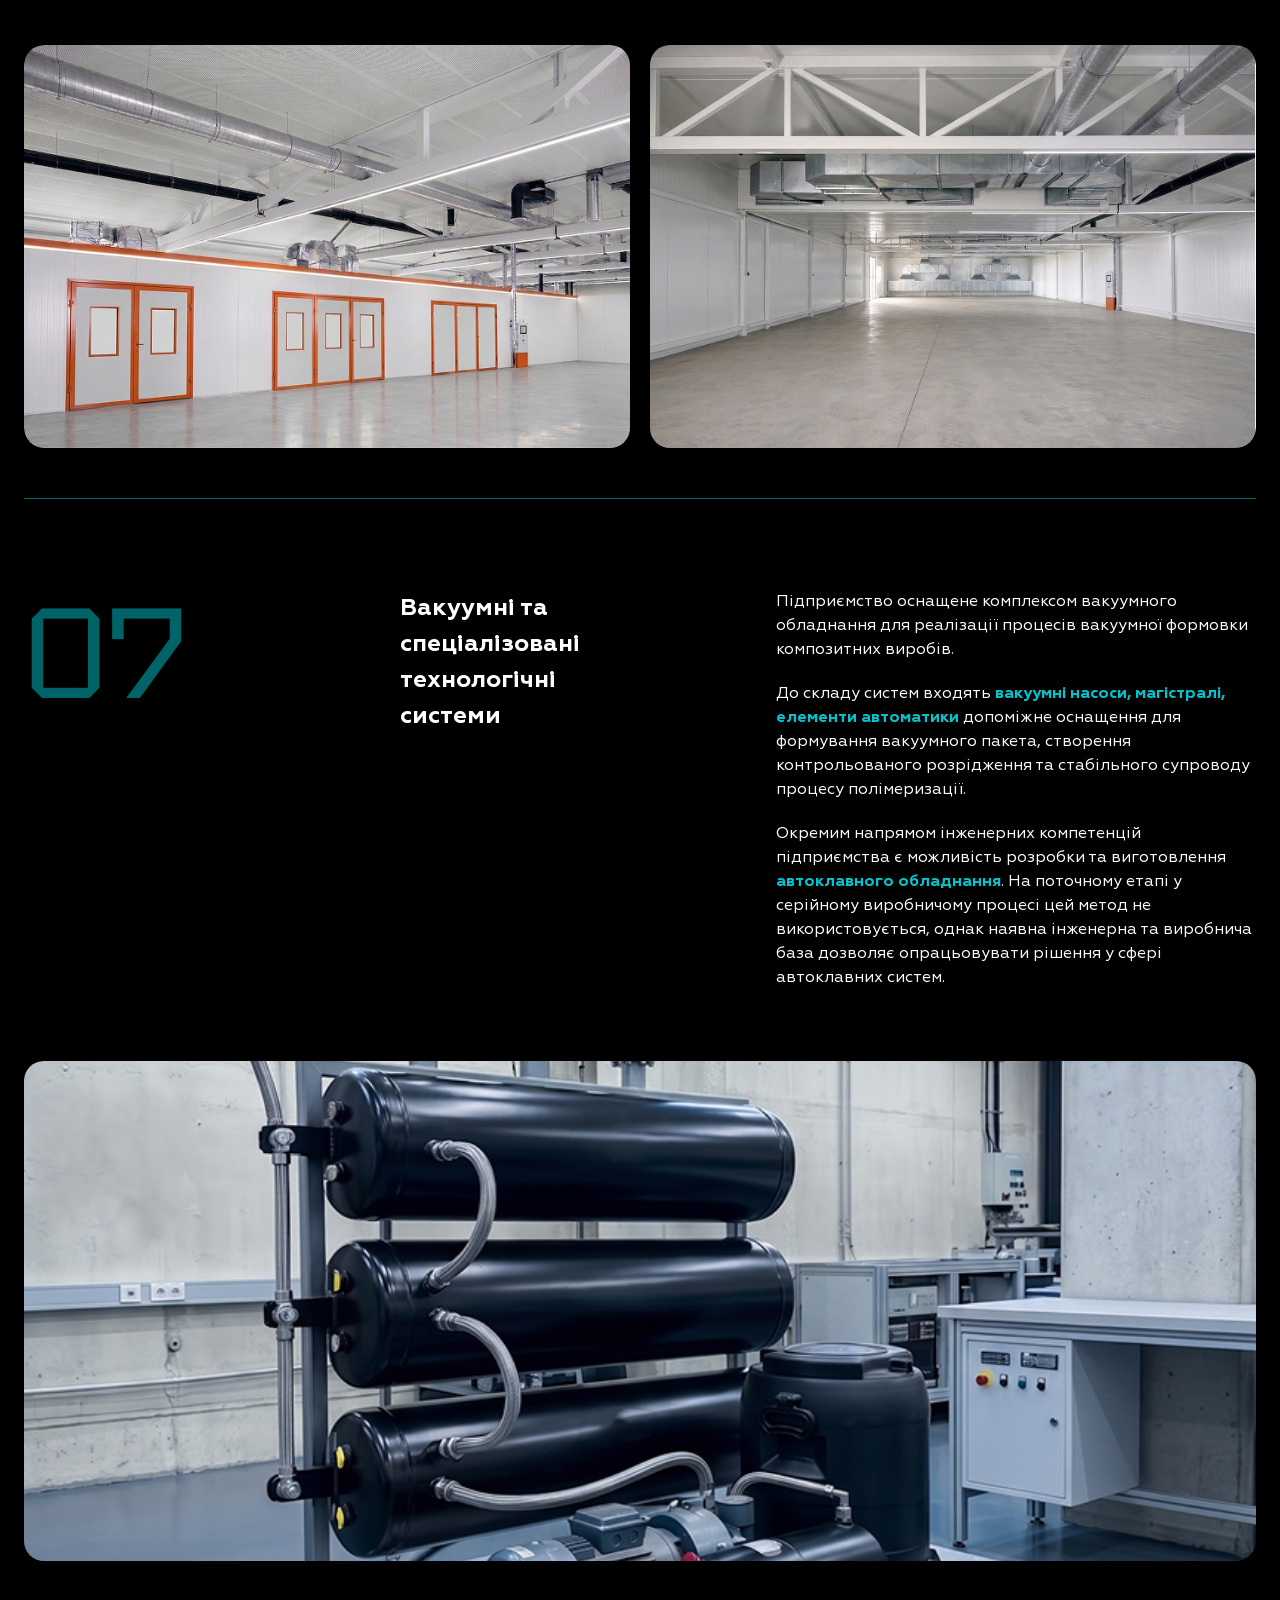
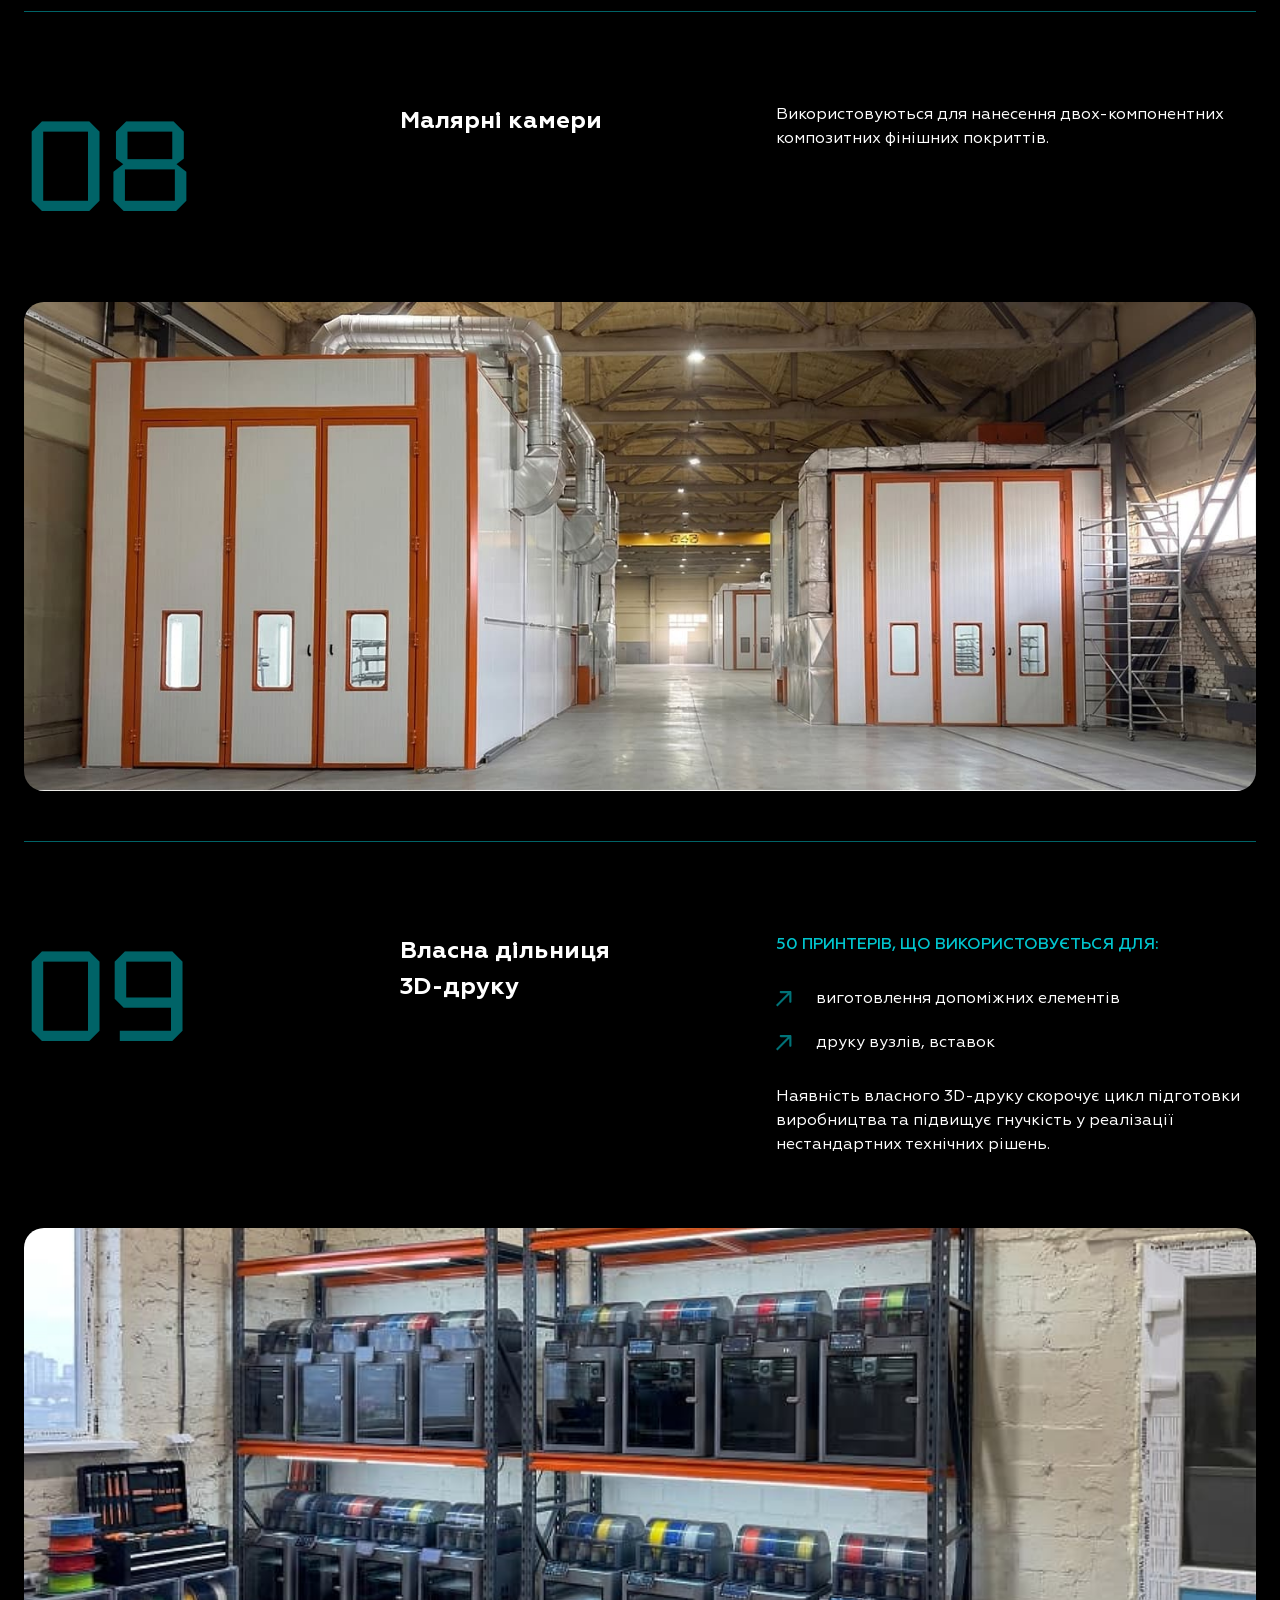
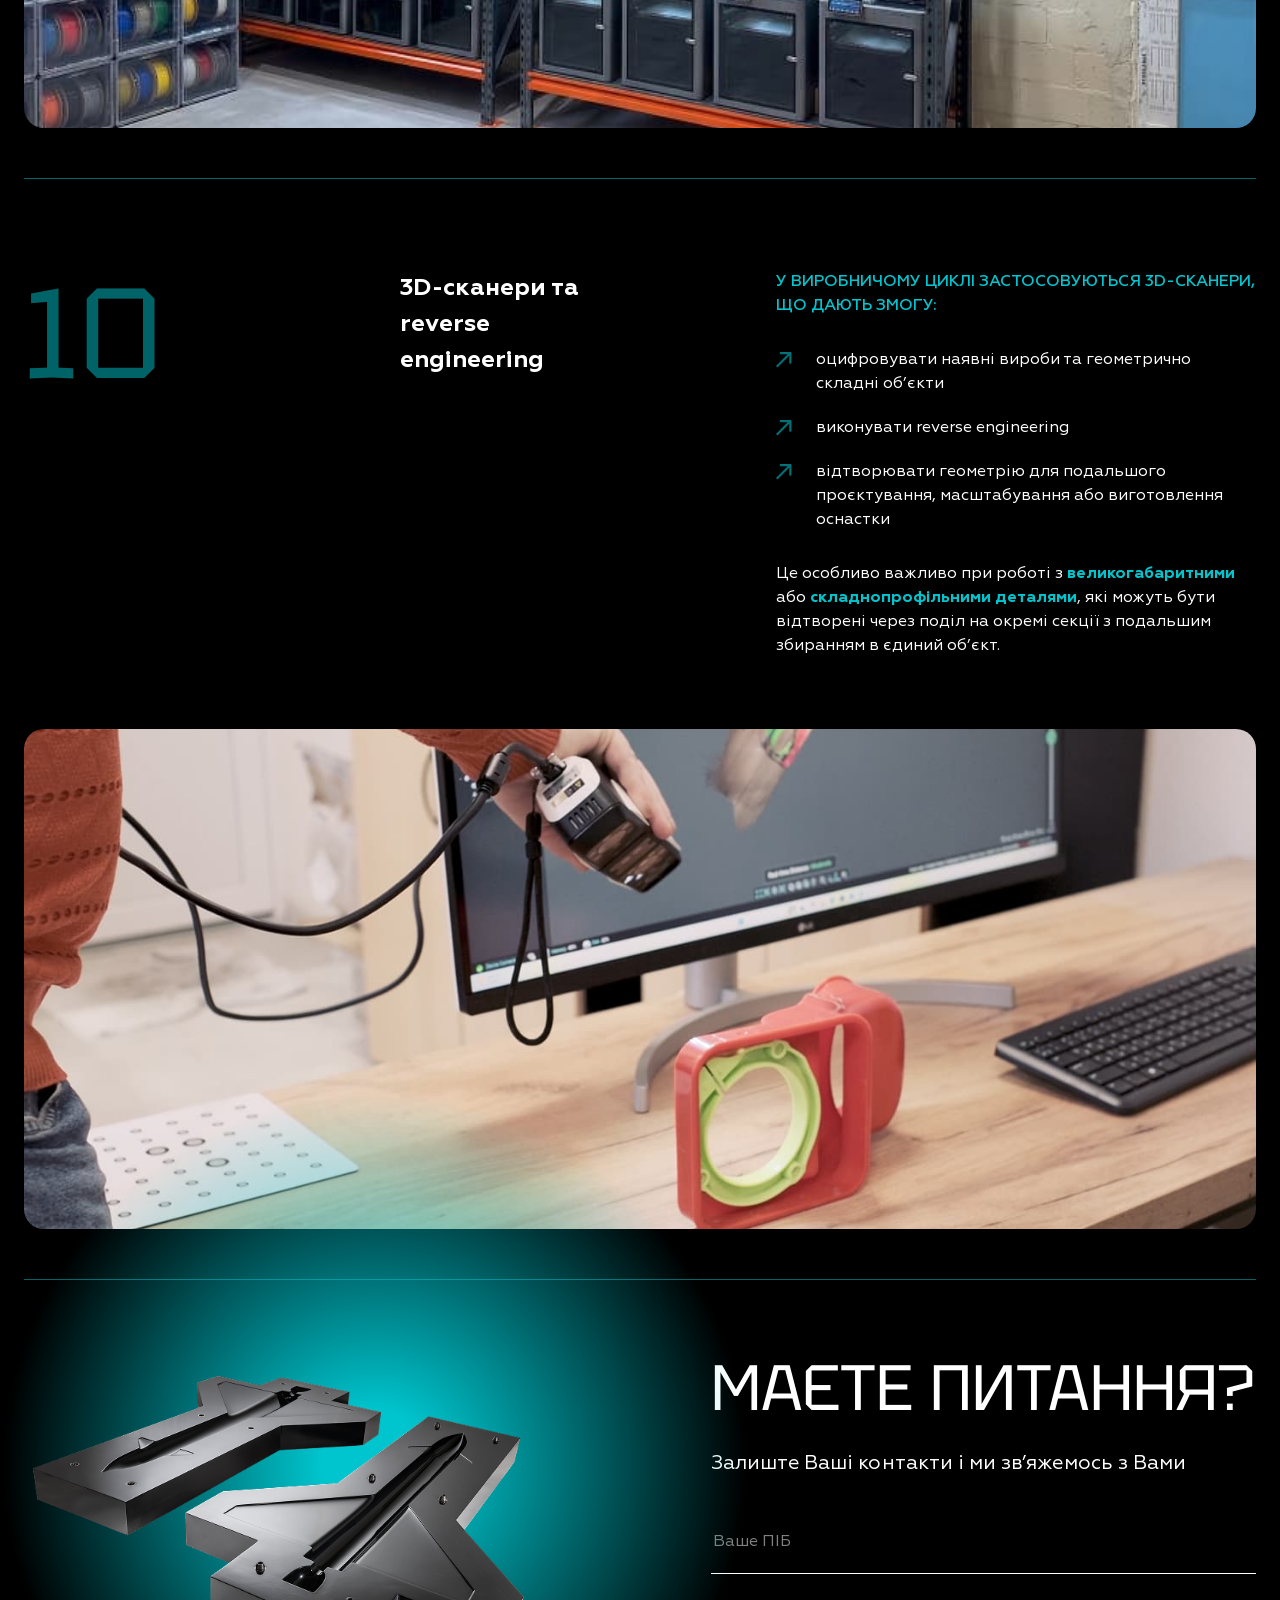
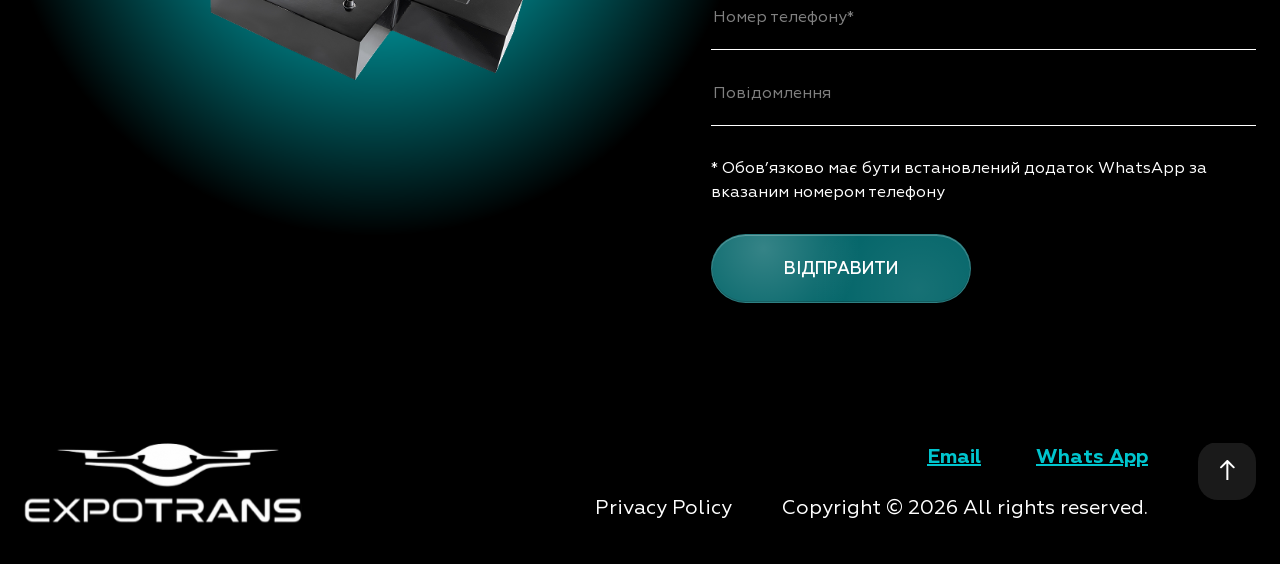
<file: pages/equipment.html>
<!DOCTYPE html>
<html lang="ua">

<head>
    <meta charset="UTF-8">
    <meta name="viewport" content="width=device-width, initial-scale=1.0">
    <title>
        ІННОВАЦІЙНІ КОМПОЗИТНІ РІШЕННЯ, ЩО ФОРМУЮТЬ НОВІ СТАНДАРТИ ІНЖЕНЕРІЇ
    </title>
    <link rel="stylesheet" href="../css/main.css">
    <link rel="shortcut icon" href="../img/favicon.png" type="image/x-icon">

</head>

<body>
    <div class="overlay">
        <form class="overlay-form ajax-form">
            <svg class="close" width="32" height="32" viewBox="0 0 32 32" fill="none"
                xmlns="http://www.w3.org/2000/svg">
                <rect y="1.6515" width="2.33557" height="42.0422" transform="rotate(-45 0 1.6515)"
                    fill="currentColor" />
                <rect x="1.65137" y="31.3798" width="2.33557" height="42.0422" transform="rotate(-135 1.65137 31.3798)"
                    fill="currentColor" />
            </svg>
            <div class="overlay-form-communication d-none">
                <h3 class="overlay-title title overlay-title-ask d-none" data-key="form_title1">Маєте питання?</h3>
                <h3 class="overlay-title title overlay-title-order d-none" data-key="form_title2">Замовити послугу</h3>
                <p class="overlay-title-sub" data-key="form_sub_title">Залиште Ваші контакти і ми зв’яжемось з Вами</p>
                <div class="overlay-input-box">
                    <input type="text" name="website" style="display:none">
                    <input data-key="form_name" class="overlay-input" name="name" required="" placeholder="Ваше ПІБ"
                        type="text">
                    <input data-key="form_number" class="overlay-input" name="phone" minlength="10" required=""
                        placeholder="Номер телефону*" type="text">
                    <input data-key="form_message" class="overlay-input" name="message" placeholder="Повідомлення"
                        type="text">
                </div>
                <p data-key="form_text" class="overlay-text">* Обов’язково має бути встановлений додаток WhatsApp за
                    вказаним номером
                    телефону</p>
                <button data-key="form_button" class="btn send-btn">Відправити</button>
            </div>

            <div class="overlay-form-thanks d-none">
                <h3 data-key="form_thanks" class="overlay-form-thanks-title title success">ДЯКУЄМО!</h3>
                <h3 data-key="form_error" class="overlay-form-thanks-title title error-message thanks-error">На жаль,
                    сталася помилка</h3>
                <p data-key="form_success" class="overlay-form-thanks-text success">Ваші контакти успішно надіслано</p>
                <p data-key="form_repeat" class="overlay-form-thanks-text error-message thanks-error">Спробуйте ще раз
                </p>
                <button class="btn thanks-btn">ок</button>
            </div>

        </form>
    </div>
    <header class="header">
        <div class="header-box">
            <div class="header-container">
                <a href="../index.html"><img class="header-logo" src="../img/logo.svg" alt="logo"></a>
                <nav class="nav" id="nav">
                    <div class="nav-box">
                        <a class="nav-link" data-key="header_about" href="../index.html#about">ПРО НАС</a>
                        <a class="nav-link" data-key="header_services" href="../index.html#services">ПОСЛУГИ</a>
                        <a class="nav-link" data-key="header_stages" href="../index.html#etaps">ЕТАПИ ВИРОБНИЦТВА</a>
                        <a class="nav-link" data-key="header_contacts" href="../index.html#contacts">КОНТАКТИ</a>
                    </div>
                    <div class="nav-mob-btns">

                        <button class="lang-switch mob">
                            <span class="label ua">UA</span>
                            <span class="label en">EN</span>
                            <span class="knob"></span>
                        </button>
                        <button data-key="header_btn" class="btn btn-header-m ask-question">ЗВ’ЯЗАТИСЯ З НАМИ</button>
                    </div>
                </nav>
                <div class="burger" id="burger">
                    <span></span>
                    <span></span>
                </div>
            </div>

            <button class="lang-switch desk">
                <span class="label ua">UA</span>
                <span class="label en">EN</span>
                <span class="knob"></span>
            </button>
            <button data-key="header_btn" class="btn btn-header-d ask-question">ЗВ’ЯЗАТИСЯ З НАМИ</button>
        </div>
    </header>
    <main>
        <section class="equipment_hero">
            <div class="wrapper">
                <div class="crumbs">
                    <a class="crumbs-prev" data-key="crumbs_home" href="../index.html">Головна</a> /
                    <a class="crumbs-current" data-key="equipment" href="./equipment.html">Обладнання</a>
                </div>
                <div>
                    <h2 class="equipment_hero-title title" data-key="equip_title">Обладнання
                        EXPOTRANS</h2>
                    <p class="equipment_hero-text"><span data-key="equip_sub_title1">Наявність</span> <span
                            data-key="equip_sub_title2" class="colored"> власної інженерно-конструкторської
                            бази</span> <span data-key="equip_sub_title3">дозволяє підприємству
                            не лише експлуатувати обладнання, а й самостійно
                            виготовляти та програмувати великогабаритні верстати під конкретні виробничі процеси.</span>
                    </p>
                </div>
            </div>
        </section>
        <section class="equipment_catalog section-dark">
            <div class="wrapper">
                <div class="equipment_catalog-el">
                    <span class="equipment_catalog-el-num title">01</span>
                    <h3 class="equipment_catalog-el-title" data-key="equip1_title">Намотувальний станок для композитних
                        виробів</h3>
                    <div class="equipment_catalog-el-box">
                        <p class="equipment_catalog-el-text" data-key="equip1_text">Призначений для роботи з карбоновим
                            або склоровінгом.</p>
                        <h4 class="equipment_catalog-el-title-sub colored" data-key="equip1_sub_title"> використовується
                            для:</h4>
                        <ul class="equipment_catalog-el-list">
                            <li class="item-arrow equipment_catalog-el-item" data-key="equip1_item1">намотування
                                армуючих волокон</li>
                            <li class="item-arrow equipment_catalog-el-item" data-key="equip1_item2">локального
                                підсилення конструкцій.</li>
                        </ul>
                    </div>
                    <div class="equipment_catalog-el-img">
                        <img src="../img/equip/el11.jpg" alt="equipment">
                    </div>
                </div>
                <div class="equipment_catalog-el">
                    <span class="equipment_catalog-el-num title">02</span>
                    <h3 class="equipment_catalog-el-title" data-key="equip2_title">Фрезерні трьох та
                        чотирьох-координатні ЧПУ</h3>
                    <div class="equipment_catalog-el-box">
                        <p data-key="equip2_text1">Станки для механічної обробки складних геометричних форм
                            стаціонарним та обертовим методом.</p>
                        <h4 class="equipment_catalog-el-title-sub colored" data-key="equip2_sub_title"> Габаритні
                            можливості обладнання:</h4>
                        <ul class="equipment_catalog-el-list">
                            <li class="item-arrow equipment_catalog-el-item" data-key="equip2_item1">робоча зона: 2100 ×
                                5100 мм</li>
                            <li class="item-arrow equipment_catalog-el-item" data-key="equip2_item2">висота обробки: 450
                                мм</li>
                            <li class="item-arrow equipment_catalog-el-item" data-key="equip2_item3">максимальний
                                діаметр деталі при обробці
                                обертових форм: до 900 мм</li>
                        </ul>
                        <p data-key="equip2_text2">Таке обладнання дає змогу обробляти як площинні, так і просторово
                            складні деталі з високою
                            точністю.</p>
                    </div>
                    <div class="equipment_catalog-el-img">
                        <div class="equipment_catalog-el-img-box">
                            <img src="../img/equip/el21.jpg" alt="equipment">
                        </div>
                        <div class="equipment_catalog-el-img-box">
                            <img src="../img/equip/el22.jpg" alt="equipment">
                        </div>
                    </div>
                </div>
                <div class="equipment_catalog-el">
                    <span class="equipment_catalog-el-num title">03</span>
                    <h3 class="equipment_catalog-el-title" data-key="equip3_title">Власний парк ЧПУ-станків для обробки
                        пінополістирольних
                        матеріалів</h3>
                    <div class="equipment_catalog-el-box">
                        <p data-key="equip3_text">Обладнання налаштовується під конкретні задачі виробництва та
                            забезпечує точне формування
                            геометрії для подальшої
                            доробки або інтеграції в композитні конструкції.</p>
                    </div>
                    <div class="equipment_catalog-el-img">
                        <img src="../img/equip/el3.jpg" alt="equipment">
                    </div>
                </div>
                <div class="equipment_catalog-el">
                    <span class="equipment_catalog-el-num title">04</span>
                    <h3 class="equipment_catalog-el-title" data-key="equip4_title">Лазерні ЧПУ-станки для різання фанери
                    </h3>
                    <div class="equipment_catalog-el-box">
                        <h4 class="equipment_catalog-el-title-sub colored" data-key="equip4_sub_title">Обладнання
                            використовується для:</h4>
                        <ul class="equipment_catalog-el-list">
                            <li class="item-arrow equipment_catalog-el-item" data-key="equip4_item1">виробництва
                                допоміжної оснастки
                                конструктивних елементів</li>
                            <li class="item-arrow equipment_catalog-el-item" data-key="equip4_item2">монтажних елементів
                            </li>
                        </ul>
                    </div>
                    <div class="equipment_catalog-el-img">
                        <img src="../img/equip/el4.jpg" alt="equipment">
                    </div>
                </div>
                <div class="equipment_catalog-el">
                    <span class="equipment_catalog-el-num title">05</span>
                    <h3 class="equipment_catalog-el-title" data-key="equip5_title">Токарні верстати</h3>
                    <div class="equipment_catalog-el-box">
                        <h4 class="equipment_catalog-el-title-sub colored" data-key="equip1_sub_title">використовують
                            для:</h4>
                        <ul class="equipment_catalog-el-list">
                            <li class="item-arrow equipment_catalog-el-item" data-key="equip5_item1">механічної обробки
                                металевих елементів</li>
                            <li class="item-arrow equipment_catalog-el-item" data-key="equip5_item2">алюмінієвих та
                                інших конструктивних
                                компонентів</li>
                            <li class="item-arrow equipment_catalog-el-item" data-key="equip5_item3">підготовки вставок,
                                втулок, кріпильних і
                                допоміжних елементів</li>
                        </ul>
                        <p data-key="equip5_text">Це обладнання дає можливість закривати частину супутніх механічних
                            задач власними силами без
                            передачі на стороннє
                            виробництво.</p>
                    </div>
                    <div class="equipment_catalog-el-img">
                        <img src="../img/equip/el5.jpg" alt="equipment">
                    </div>
                </div>
                <div class="equipment_catalog-el">
                    <span class="equipment_catalog-el-num title">06</span>
                    <h3 class="equipment_catalog-el-title" data-key="equip6_title">Термопечі для полімеризації</h3>
                    <div class="equipment_catalog-el-box">
                        <p data-key="equip6_text1">Підприємство оснащене великогабаритними термопечами для полімеризації
                            композитних виробів:
                        </p>
                        <h4 class="equipment_catalog-el-title-sub colored" data-key="equip6_sub_title1">Піч №1</h4>
                        <ul class="equipment_catalog-el-list">
                            <li class="item-arrow equipment_catalog-el-item" data-key="equip6_item11">габарити: 9160 ×
                                24480 × 2300 мм</li>
                            <li class="item-arrow equipment_catalog-el-item" data-key="equip6_item12">гранична
                                температура: до 80°C</li>
                            <li class="item-arrow equipment_catalog-el-item" data-key="equip6_item13">теплова
                                потужність: 67,5 кВт</li>
                        </ul>
                        <h4 class="equipment_catalog-el-title-sub colored" data-key="equip6_sub_title2">Піч №2</h4>
                        <ul class="equipment_catalog-el-list">
                            <li class="item-arrow equipment_catalog-el-item" data-key="equip6_item21">габарити: 9160 ×
                                12300 × 2300 мм</li>
                            <li class="item-arrow equipment_catalog-el-item" data-key="equip6_item22">гранична
                                температура: до 160°C</li>
                            <li class="item-arrow equipment_catalog-el-item" data-key="equip6_item23">теплова
                                потужність: 67,5 кВт</li>
                        </ul>
                        <h4 class="equipment_catalog-el-title-sub colored" data-key="equip6_sub_title3">Додаткові печі
                        </h4>
                        <div class="equipment_catalog-el-box-paragraph">
                            <p data-key="equip6_text21">Окрім великогабаритних камер, підприємство має 4 додаткові печі
                                6 × 6 м, які можуть
                                використовуватися для обробки менших
                                виробів та вузлів.</p>
                            <p><strong data-key="equip6_text22">Можливість термічних процесів спеціального призначення.
                                </strong> </p>
                            <p data-key="equip6_text23">
                                Наявне обладнання та компетенція персоналу дозволяє виконувати не лише полімеризацію
                                композитних виробів, а й, за
                                потреби, застосовувати процеси вулканізації для виробів і вузлів, де це передбачено
                                технічними вимогами проєкту.
                            </p>
                        </div>
                    </div>
                    <div class="equipment_catalog-el-img">
                        <div class="equipment_catalog-el-img-box">
                            <img src="../img/equip/el61.jpg" alt="equipment">
                        </div>
                        <div class="equipment_catalog-el-img-box">
                            <img src="../img/equip/el62.jpg" alt="equipment">
                        </div>
                    </div>
                </div>
                <div class="equipment_catalog-el">
                    <span class="equipment_catalog-el-num title">07</span>
                    <h3 class="equipment_catalog-el-title" data-key="equip7_title">Вакуумні та спеціалізовані
                        технологічні системи</h3>
                    <div class="equipment_catalog-el-box-paragraph">
                        <p data-key="equip7_text1">Підприємство оснащене комплексом вакуумного обладнання для реалізації
                            процесів вакуумної
                            формовки композитних виробів.</p>

                        <p><span data-key="equip7_text2">До складу систем входять</span>
                            <span class="colored"><strong data-key="equip7_text3">вакуумні насоси, магістралі, елементи
                                    автоматики</strong></span>
                            <span data-key="equip7_text4">допоміжне оснащення для формування вакуумного пакета,
                                створення контрольованого розрідження та стабільного супроводу процесу
                                полімеризації.</span>
                        </p>
                        <p><span data-key="equip7_text5">Окремим напрямом інженерних компетенцій підприємства є
                                можливість розробки та виготовлення</span>
                            <span class="colored"><strong data-key="equip7_text6">автоклавного
                                    обладнання</strong></span>. <span data-key="equip7_text7"> На
                                поточному етапі у серійному виробничому процесі цей метод не використовується, однак
                                наявна
                                інженерна та виробнича база
                                дозволяє опрацьовувати рішення у сфері автоклавних систем.</span>
                        </p>

                    </div>
                    <div class="equipment_catalog-el-img">
                        <img src="../img/equip/el7.jpg" alt="equipment">
                    </div>
                </div>
                <div class="equipment_catalog-el">
                    <span class="equipment_catalog-el-num title">08</span>
                    <h3 class="equipment_catalog-el-title" data-key="equip8_title">Малярні камери</h3>
                    <div class="equipment_catalog-el-box">
                        <p data-key="equip8_text">
                            Використовуються для нанесення двох-компонентних композитних фінішних покриттів.
                        </p>
                    </div>
                    <div class="equipment_catalog-el-img">
                        <img src="../img/equip/el8.jpg" alt="equipment">
                    </div>
                </div>
                <div class="equipment_catalog-el">
                    <span class="equipment_catalog-el-num title">09</span>
                    <h3 class="equipment_catalog-el-title" data-key="equip9_title">Власна дільниця 3D-друку</h3>
                    <div class="equipment_catalog-el-box">
                        <h4 class="equipment_catalog-el-title-sub colored" data-key="equip9_sub_title">50 принтерів, що
                            використовується для:</h4>
                        <ul class="equipment_catalog-el-list">
                            <li class="item-arrow equipment_catalog-el-item" data-key="equip9_item1">виготовлення
                                допоміжних елементів</li>
                            <li class="item-arrow equipment_catalog-el-item" data-key="equip9_item2">друку вузлів,
                                вставок</li>
                        </ul>
                        <p data-key="equip9_text">
                            Наявність власного 3D-друку скорочує цикл підготовки виробництва та підвищує гнучкість у
                            реалізації нестандартних
                            технічних рішень.
                        </p>
                    </div>
                    <div class="equipment_catalog-el-img">
                        <img src="../img/equip/el9.jpg" alt="equipment">
                    </div>
                </div>
                <div class="equipment_catalog-el">
                    <span class="equipment_catalog-el-num title">10</span>
                    <h3 class="equipment_catalog-el-title" data-key="equip10_title">3D-сканери та reverse engineering
                    </h3>
                    <div class="equipment_catalog-el-box">
                        <h4 class="equipment_catalog-el-title-sub colored" data-key="equip10_sub_title">У виробничому
                            циклі застосовуються
                            3D-сканери, що дають змогу:</h4>
                        <ul class="equipment_catalog-el-list">
                            <li class="item-arrow equipment_catalog-el-item" data-key="equip10_item1">оцифровувати
                                наявні вироби та геометрично
                                складні об’єкти</li>
                            <li class="item-arrow equipment_catalog-el-item" data-key="equip10_item2">виконувати reverse
                                engineering</li>
                            <li class="item-arrow equipment_catalog-el-item" data-key="equip10_item3">відтворювати
                                геометрію для подальшого
                                проєктування, масштабування або виготовлення оснастки</li>
                        </ul>
                        <p> <span data-key="equip10_text1">Це особливо важливо при роботі з</span>
                            <span class="colored"><strong data-key="equip10_text2">великогабаритними</strong></span>
                            <span data-key="equip10_text3">або</span> <span class="colored"><strong
                                    data-key="equip10_text4">складнопрофільними деталями</strong></span><span
                                data-key="equip10_text5">, які
                                можуть бути відтворені через
                                поділ на окремі секції з подальшим збиранням в єдиний об’єкт.</span>
                        </p>
                    </div>
                    <div class="equipment_catalog-el-img">
                        <img src="../img/equip/el10.jpg" alt="equipment">
                    </div>
                </div>
            </div>
        </section>
        <section id="contacts" class="question section-dark">
            <div class="wrapper">
                <div class="question-box">
                    <img src="../img/question_bg.png" alt="mold for making a drone">
                    <div>
                        <h2 class="question-title title" data-key="form_title1">Маєте питання?</h2>
                        <p class="question-title-sub" data-key="form_sub_title">Залиште Ваші контакти і ми зв’яжемось з
                            Вами</p>
                        <form class="question-form ajax-form">
                            <input data-key="form_website" type="text" name="website" style="display:none">
                            <input data-key="form_name" class="question-input" name="name" required=""
                                placeholder="Ваше ПІБ" type="text">
                            <input data-key="form_number" class="question-input" name="phone" minlength="10" required=""
                                placeholder="Номер телефону*" type="text">
                            <input data-key="form_message" class="question-input" name="message"
                                placeholder="Повідомлення" type="text">
                            <p data-key="form_text">* Обов’язково має бути встановлений додаток WhatsApp за вказаним
                                номером
                                телефону</p>
                            <button data-key="form_button" class="btn">Відправити</button>
                        </form>
                    </div>
                </div>
            </div>
        </section>
    </main>
    <footer class="footer section-dark">
        <div class="wrapper">
            <a class="footer-logo" href="#"><img src="../img/logoW.svg" alt="logo"></a>
            <div class="footer-box-links">
                <a class="footer-link" href="#">Email</a>
                <a class="footer-link footer-link2"  href="#">Whats App</a>
            </div>
            <a class="footer-policy" href="./policy.html">
                Privacy Policy
            </a>
            <p class="footer-text">Copyright © 2026 All rights reserved.</p>
            <a class="footer-arrow" href="#">
                <svg width="15" height="21" viewBox="0 0 15 21" fill="currentColor" xmlns="http://www.w3.org/2000/svg">
                    <path
                        d="M8.07112 0.292709C7.6806 -0.0978145 7.04743 -0.0978146 6.65691 0.292709L0.292946 6.65667C-0.097578 7.0472 -0.097578 7.68036 0.292946 8.07088C0.683471 8.46141 1.31664 8.46141 1.70716 8.07088L7.36401 2.41403L13.0209 8.07088C13.4114 8.46141 14.0446 8.46141 14.4351 8.07089C14.8256 7.68036 14.8256 7.0472 14.4351 6.65667L8.07112 0.292709ZM7.36401 20.0498L8.36401 20.0498L8.36401 0.999817L7.36401 0.999817L6.36401 0.999817L6.36401 20.0498L7.36401 20.0498Z"
                        fill="currentColor" />
                </svg>
            </a>
        </div>
    </footer>
    <script src="../js/script.js"></script>
</body>

</html>
</file>
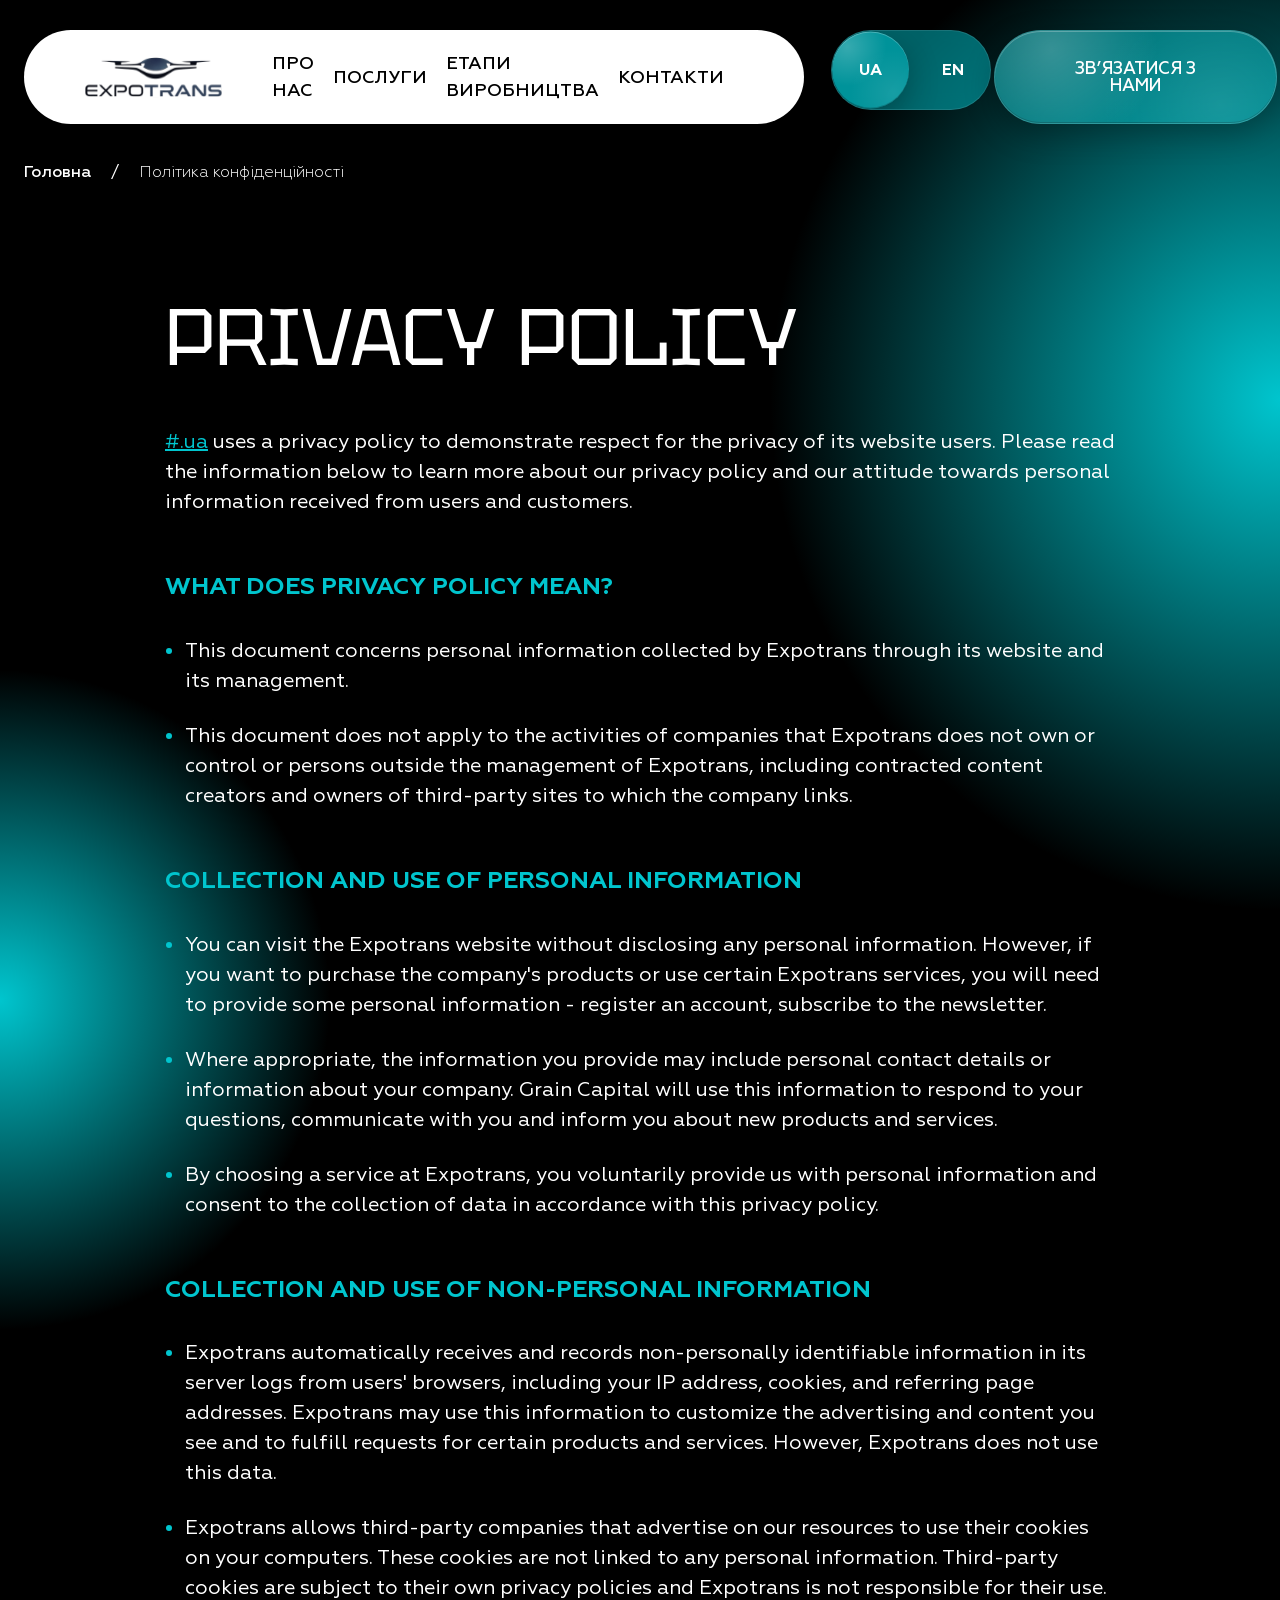
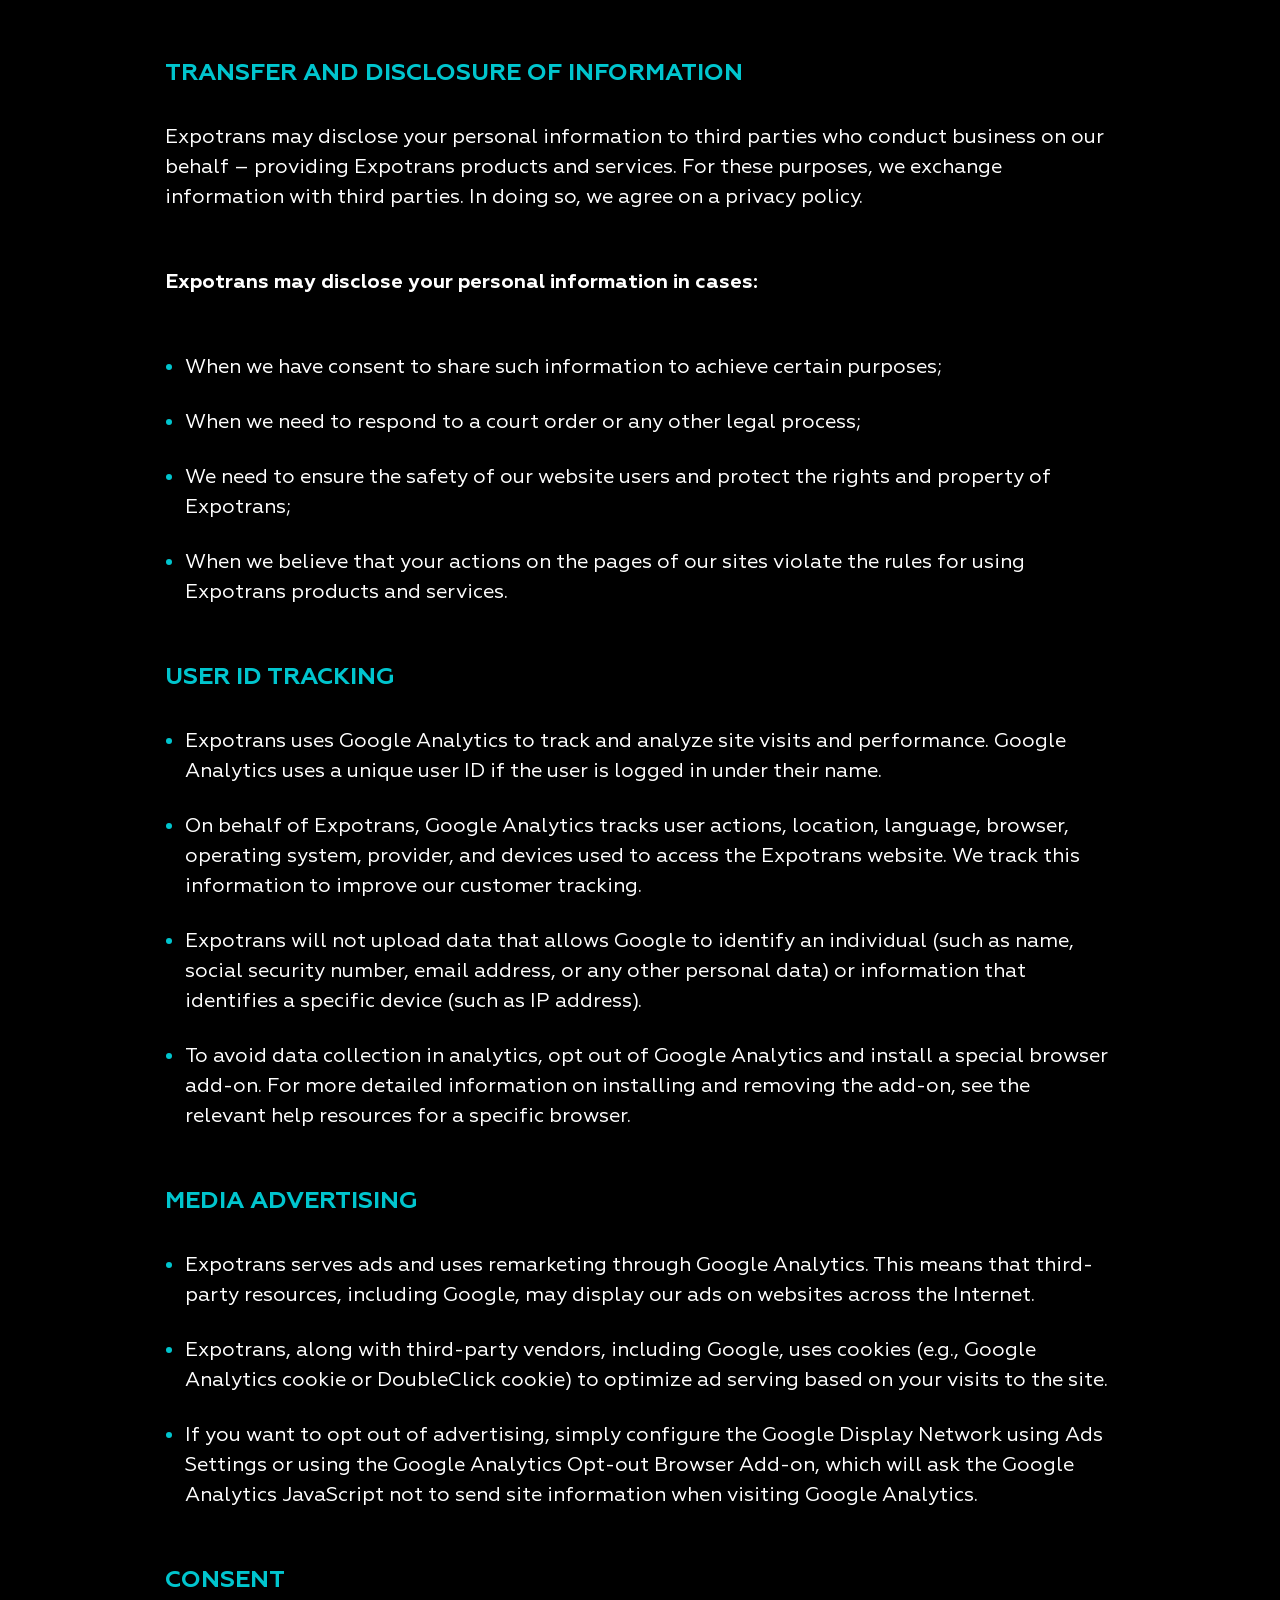
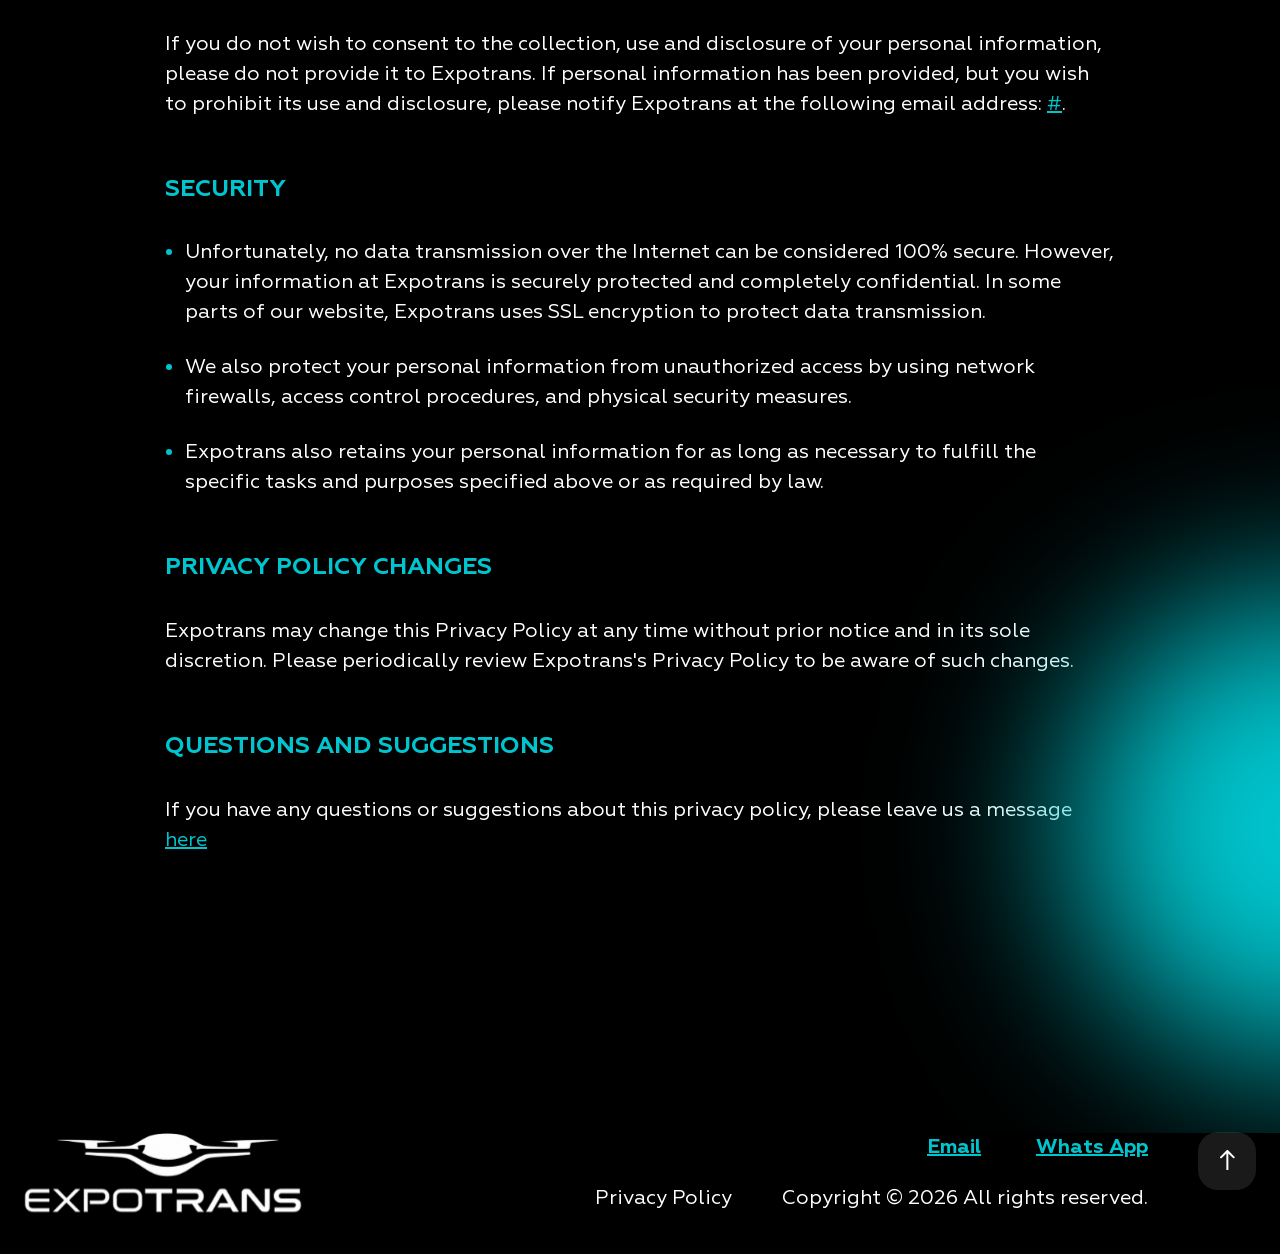
<file: pages/policy.html>
<!DOCTYPE html>
<html lang="ua">

<head>
    <meta charset="UTF-8">
    <meta name="viewport" content="width=device-width, initial-scale=1.0">
    <title>
        ІННОВАЦІЙНІ КОМПОЗИТНІ РІШЕННЯ, ЩО ФОРМУЮТЬ НОВІ СТАНДАРТИ ІНЖЕНЕРІЇ
    </title>
    <link rel="stylesheet" href="../css/main.css">
    <link rel="shortcut icon" href="../img/favicon.png" type="image/x-icon">

</head>

<body>
    <div class="overlay">
        <form class="overlay-form ajax-form">
            <svg class="close" width="32" height="32" viewBox="0 0 32 32" fill="none"
                xmlns="http://www.w3.org/2000/svg">
                <rect y="1.6515" width="2.33557" height="42.0422" transform="rotate(-45 0 1.6515)"
                    fill="currentColor" />
                <rect x="1.65137" y="31.3798" width="2.33557" height="42.0422" transform="rotate(-135 1.65137 31.3798)"
                    fill="currentColor" />
            </svg>
            <div class="overlay-form-communication d-none">
                <h3 class="overlay-title title overlay-title-ask d-none" data-key="form_title1">Маєте питання?</h3>
                <h3 class="overlay-title title overlay-title-order d-none" data-key="form_title2">Замовити послугу</h3>
                <p class="overlay-title-sub" data-key="form_sub_title">Залиште Ваші контакти і ми зв’яжемось з Вами</p>
                <div class="overlay-input-box">
                    <input type="text" name="website" style="display:none">
                    <input data-key="form_name" class="overlay-input" name="name" required="" placeholder="Ваше ПІБ"
                        type="text">
                    <input data-key="form_number" class="overlay-input" name="phone" minlength="10" required=""
                        placeholder="Номер телефону*" type="text">
                    <input data-key="form_message" class="overlay-input" name="message" placeholder="Повідомлення"
                        type="text">
                </div>
                <p data-key="form_text" class="overlay-text">* Обов’язково має бути встановлений додаток WhatsApp за
                    вказаним номером
                    телефону</p>
                <button data-key="form_button" class="btn send-btn">Відправити</button>
            </div>

            <div class="overlay-form-thanks d-none">
                <h3 data-key="form_thanks" class="overlay-form-thanks-title title success">ДЯКУЄМО!</h3>
                <h3 data-key="form_error" class="overlay-form-thanks-title title error-message thanks-error">На жаль,
                    сталася помилка</h3>
                <p data-key="form_success" class="overlay-form-thanks-text success">Ваші контакти успішно надіслано</p>
                <p data-key="form_repeat" class="overlay-form-thanks-text error-message thanks-error">Спробуйте ще раз
                </p>
                <button class="btn thanks-btn">ок</button>
            </div>

        </form>
    </div>
    <header class="header">
        <div class="header-box">
            <div class="header-container">
                <a href="../index.html"><img class="header-logo" src="../img/logo.svg" alt="logo"></a>
                <nav class="nav" id="nav">
                    <div class="nav-box">
                        <a class="nav-link" data-key="header_about" href="../index.html#about">ПРО НАС</a>
                        <a class="nav-link" data-key="header_services" href="../index.html#services">ПОСЛУГИ</a>
                        <a class="nav-link" data-key="header_stages" href="../index.html#etaps">ЕТАПИ ВИРОБНИЦТВА</a>
                        <a class="nav-link" data-key="header_contacts" href="../index.html#contacts">КОНТАКТИ</a>
                    </div>
                    <div class="nav-mob-btns">

                        <button class="lang-switch mob">
                            <span class="label ua">UA</span>
                            <span class="label en">EN</span>
                            <span class="knob"></span>
                        </button>
                        <button data-key="header_btn" class="btn btn-header-m ask-question">ЗВ’ЯЗАТИСЯ З НАМИ</button>
                    </div>
                </nav>
                <div class="burger" id="burger">
                    <span></span>
                    <span></span>
                </div>
            </div>

            <button class="lang-switch desk">
                <span class="label ua">UA</span>
                <span class="label en">EN</span>
                <span class="knob"></span>
            </button>
            <button data-key="header_btn" class="btn btn-header-d ask-question">ЗВ’ЯЗАТИСЯ З НАМИ</button>
        </div>
    </header>
    <main>
        <section class="policy">
            <div class="wrapper">
                <div class="crumbs">
                    <a class="crumbs-prev" data-key="crumbs_home" href="../index.html">Головна</a> /
                    <a class="crumbs-current" data-key="policy_title" href="./policy.html">Політика конфіденційності</a>
                </div>

                <div class="policy-box">
                    <h2 class="policy-title title">Privacy Policy</h2>
                    <p class="policy-text"><a class="policy-link" 
                            href="#">#.ua</a> uses a privacy policy to demonstrate respect for the privacy of its website users. Please read the information below to learn more about our privacy policy and our attitude towards personal information received from users and customers.</p>
                    <h3 class="policy-title-sub">What does privacy policy mean?</h3>
                    <ul class="policy-list">
                        <li><span class="policy-item">This document concerns personal information collected by Expotrans through its website and its management.</span></li>
                        <li><span class="policy-item">This document does not apply to the activities of companies that Expotrans does not own or control or persons outside the management of Expotrans, including contracted content creators and owners of third-party sites to which the company links.</span></li>
                    </ul>

                    <h3 class="policy-title-sub">Collection and use of personal information</h3>
 <ul class="policy-list">
                       <li><span class="policy-item">You can visit the Expotrans website without disclosing any personal information. However, if you want to purchase the company's products or use certain Expotrans services, you will need to provide some personal information - register an account, subscribe to the newsletter.</span></li>
                        <li><span class="policy-item">Where appropriate, the information you provide may include personal contact details or information about your company. Grain Capital will use this information to respond to your questions, communicate with you and inform you about new products and services.</span></li>
                        <li><span class="policy-item">By choosing a service at Expotrans, you voluntarily provide us with personal information and consent to the collection of data in accordance with this privacy policy.</span></li>
                        </ul>
                    <h3 class="policy-title-sub">Collection and use of non-personal information</h3>
                    <ul class="policy-list">
                        <li><span class="policy-item">Expotrans automatically receives and records non-personally identifiable information in its server logs from users' browsers, including your IP address, cookies, and referring page addresses. Expotrans may use this information to customize the advertising and content you see and to fulfill requests for certain products and services. However, Expotrans does not use this data.</span></li>
                        <li><span class="policy-item">Expotrans allows third-party companies that advertise on our resources to use their cookies on your computers. These cookies are not linked to any personal information. Third-party cookies are subject to their own privacy policies and Expotrans is not responsible for their use.</span></li>
                    </ul>
                    <h3 class="policy-title-sub">Transfer and disclosure of information</h3>

                    <p class="policy-text">Expotrans may disclose your personal information to third parties who conduct business on our behalf – providing Expotrans products and services. For these purposes, we exchange information with third parties. In doing so, we agree on a privacy policy.</p>

                    <p class="policy-text"><b>Expotrans may disclose your personal information in cases:</b></p>
                    <ul class="policy-list">
                        <li><span class="policy-item">When we have consent to share such information to achieve certain purposes;</span>
                        </li>
                        <li><span class="policy-item">When we need to respond to a court order or any other legal process;</span></li>
                        <li><span class="policy-item">We need to ensure the safety of our website users and protect the rights and property of Expotrans;</span></li>
                        <li><span class="policy-item">When we believe that your actions on the pages of our sites violate the rules for using Expotrans products and services.</span></li>
                    </ul>
                    <h3 class="policy-title-sub">User ID tracking</h3>
                     <ul class="policy-list">
                        <li><span class="policy-item">Expotrans uses Google Analytics to track and analyze site visits and performance. Google Analytics uses a unique user ID if the user is logged in under their name.</span></li>
                        <li><span class="policy-item">On behalf of Expotrans, Google Analytics tracks user actions, location, language, browser, operating system, provider, and devices used to access the Expotrans website. We track this information to improve our customer tracking.</span></li>
                        <li><span class="policy-item">Expotrans will not upload data that allows Google to identify an individual (such as name, social security number, email address, or any other personal data) or information that identifies a specific device (such as IP address).</span></li>
                        <li><span class="policy-item">To avoid data collection in analytics, opt out of Google Analytics and install a special browser add-on. For more detailed information on installing and removing the add-on, see the relevant help resources for a specific browser.</span></li>
                     </ul>
                    <h3 class="policy-title-sub">Media advertising</h3>
                     <ul class="policy-list">
                        <li><span class="policy-item">Expotrans serves ads and uses remarketing through Google Analytics. This means that third-party resources, including Google, may display our ads on websites across the Internet.</span></li>
                     
                        <li><span class="policy-item">Expotrans, along with third-party vendors, including Google, uses cookies (e.g., Google Analytics cookie or DoubleClick cookie) to optimize ad serving based on your visits to the site.</span></li>
                        <li><span class="policy-item">If you want to opt out of advertising, simply configure the Google Display Network using Ads Settings or using the Google Analytics Opt-out Browser Add-on, which will ask the Google Analytics JavaScript not to send site information when visiting Google Analytics.</span></li>
                     </ul>
             <h3 class="policy-title-sub">Consent</h3>
                       <p class="policy-text">If you do not wish to consent to the collection, use and disclosure of your personal information, please do not provide it to Expotrans. If personal information has been provided, but you wish to prohibit its use and disclosure, please notify Expotrans at the following email address: <a class="policy-link"  href="mailto:#">#</a>.</p>
                      <h3 class="policy-title-sub">Security</h3>
                     <ul class="policy-list">
                        <li><span class="policy-item">Unfortunately, no data transmission over the Internet can be considered 100% secure. However, your information at Expotrans is securely protected and completely confidential. In some parts of our website, Expotrans uses SSL encryption to protect data transmission.</span></li>
                     
                        <li><span class="policy-item">We also protect your personal information from unauthorized access by using network firewalls, access control procedures, and physical security measures.</span></li>
                        <li><span class="policy-item">Expotrans also retains your personal information for as long as necessary to fulfill the specific tasks and purposes specified above or as required by law.</span></li>
                     </ul>
                      <h3 class="policy-title-sub">Privacy Policy Changes</h3>
                       <p class="policy-text">Expotrans may change this Privacy Policy at any time without prior notice and in its sole discretion. Please periodically review Expotrans's Privacy Policy to be aware of such changes.</p>
                      <h3 class="policy-title-sub">Questions and suggestions</h3>
                       <p class="policy-text">If you have any questions or suggestions about this privacy policy, please leave us a message <a class="policy-link" href="mailto:cooperation@#.ua">here</a></p>
                </div>
            </div>
        </section>
            </main>
            <footer class="footer section-dark">
                <div class="wrapper">
                    <a class="footer-logo" href="#"><img src="../img/logoW.svg" alt="logo"></a>
                    <div class="footer-box-links">
                        <a class="footer-link" href="#">Email</a>
                        <a class="footer-link footer-link2"  href="#">Whats App</a>
                    </div>
                    <a class="footer-policy" href="./policy.html">
                        Privacy Policy
                    </a>
                    <p class="footer-text">Copyright © 2026 All rights reserved.</p>
                    <a class="footer-arrow" href="#">
                        <svg width="15" height="21" viewBox="0 0 15 21" fill="currentColor" xmlns="http://www.w3.org/2000/svg">
                            <path
                                d="M8.07112 0.292709C7.6806 -0.0978145 7.04743 -0.0978146 6.65691 0.292709L0.292946 6.65667C-0.097578 7.0472 -0.097578 7.68036 0.292946 8.07088C0.683471 8.46141 1.31664 8.46141 1.70716 8.07088L7.36401 2.41403L13.0209 8.07088C13.4114 8.46141 14.0446 8.46141 14.4351 8.07089C14.8256 7.68036 14.8256 7.0472 14.4351 6.65667L8.07112 0.292709ZM7.36401 20.0498L8.36401 20.0498L8.36401 0.999817L7.36401 0.999817L6.36401 0.999817L6.36401 20.0498L7.36401 20.0498Z"
                                fill="currentColor" />
                        </svg>
                    </a>
                </div>
            </footer>
            <script src="../js/script.js"></script>
            </body>
            
            </html>
</file>
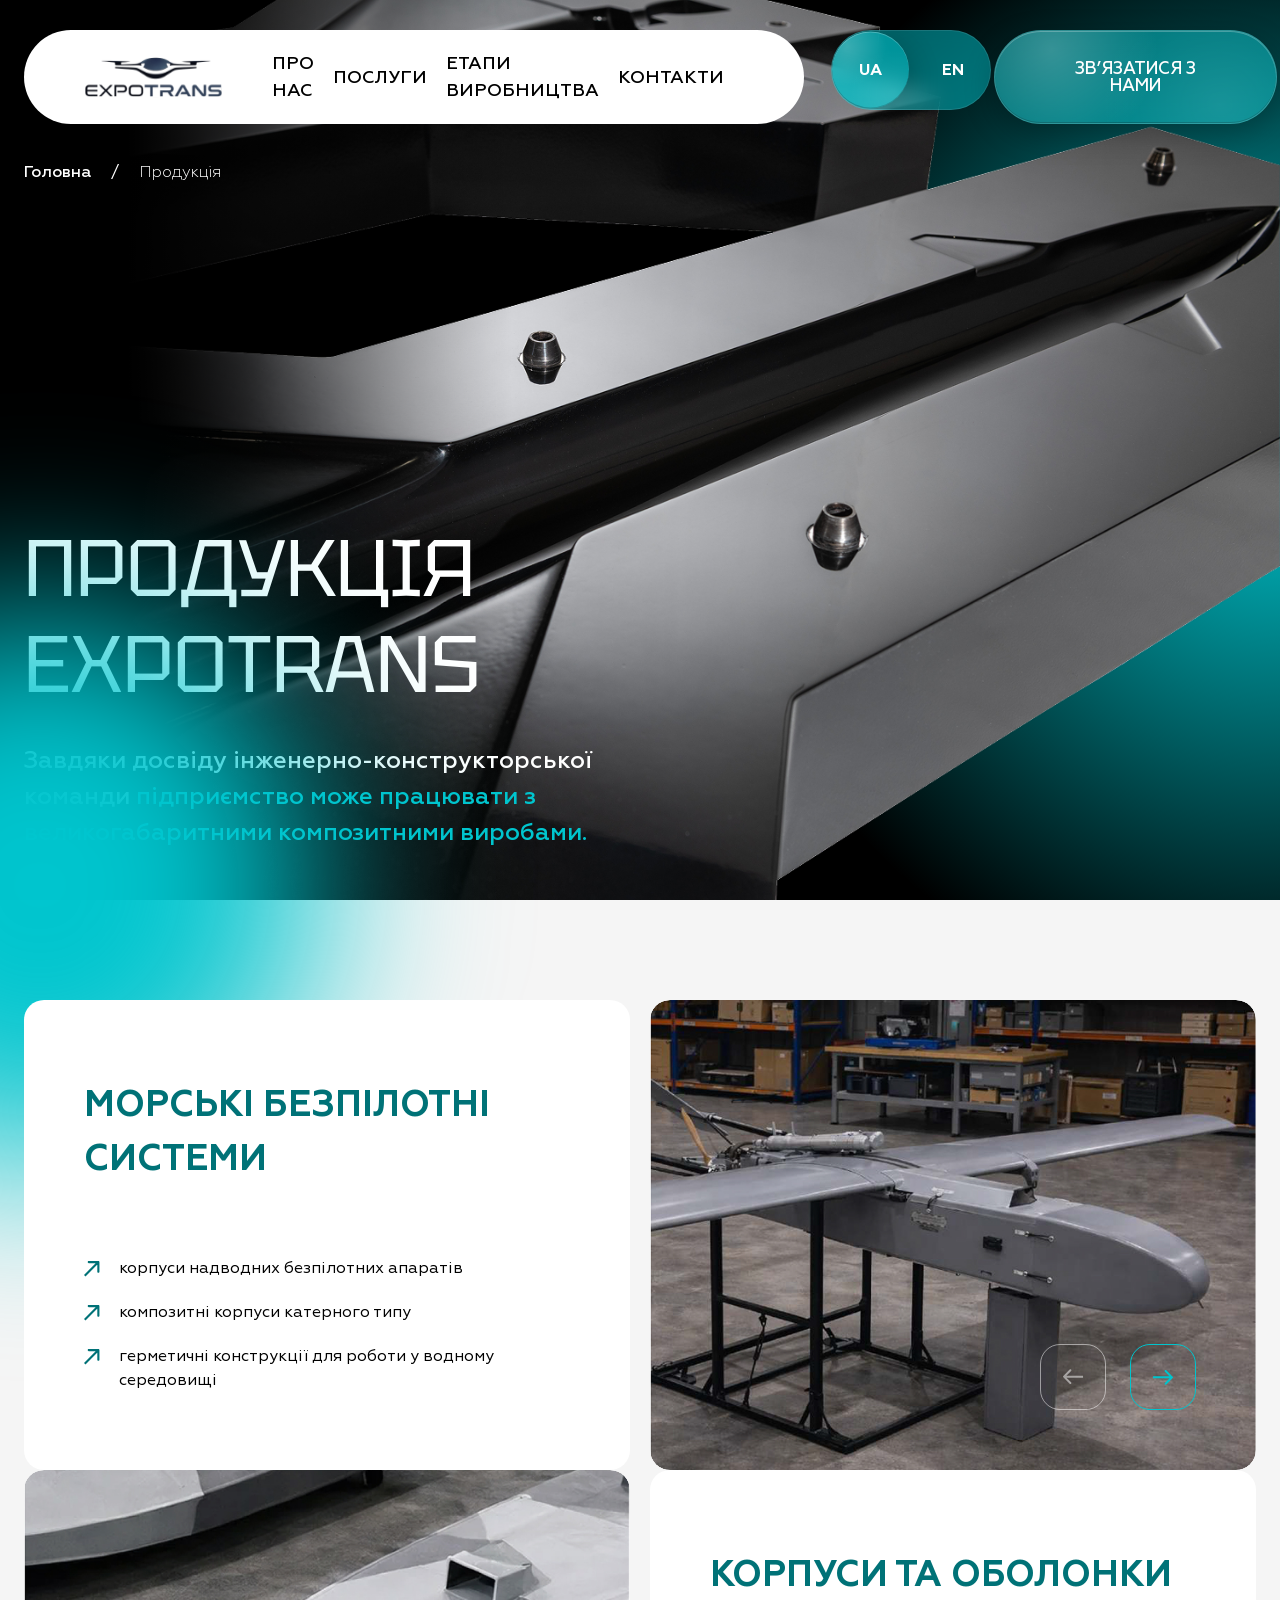
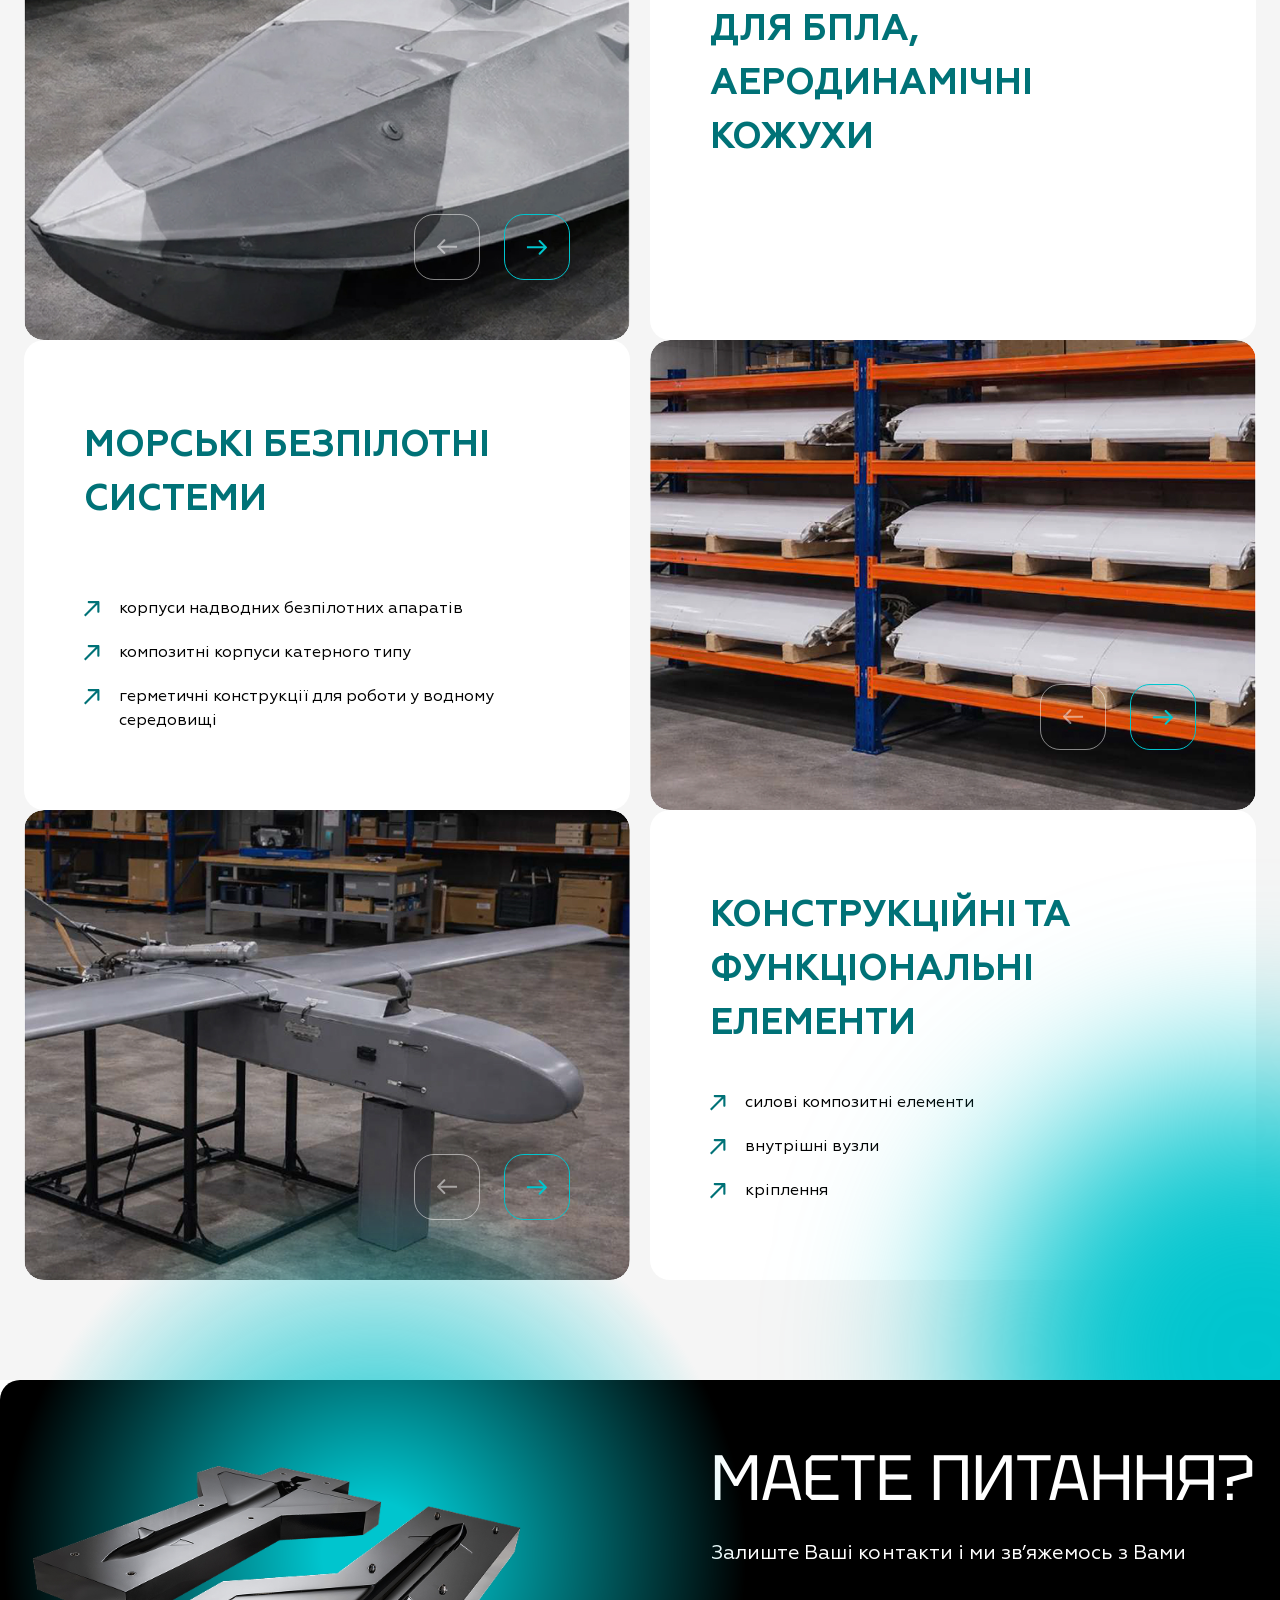
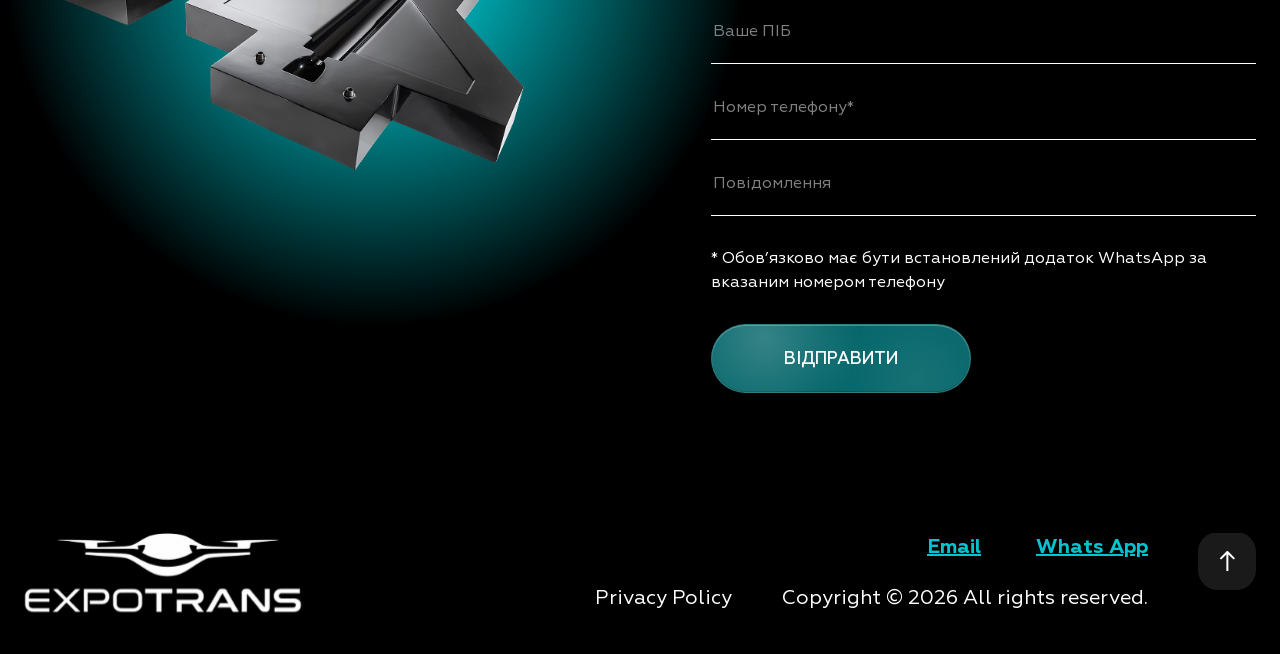
<file: pages/products.html>
<!DOCTYPE html>
<html lang="ua">

<head>
    <meta charset="UTF-8">
    <meta name="viewport" content="width=device-width, initial-scale=1.0">
    <title>
        ІННОВАЦІЙНІ КОМПОЗИТНІ РІШЕННЯ, ЩО ФОРМУЮТЬ НОВІ СТАНДАРТИ ІНЖЕНЕРІЇ
    </title>
    <link rel="stylesheet" href="../css/main.css">
    <link rel="shortcut icon" href="../img/favicon.png" type="image/x-icon">

</head>

<body>
    <div class="overlay">
        <form class="overlay-form ajax-form">
            <svg class="close" width="32" height="32" viewBox="0 0 32 32" fill="none"
                xmlns="http://www.w3.org/2000/svg">
                <rect y="1.6515" width="2.33557" height="42.0422" transform="rotate(-45 0 1.6515)"
                    fill="currentColor" />
                <rect x="1.65137" y="31.3798" width="2.33557" height="42.0422" transform="rotate(-135 1.65137 31.3798)"
                    fill="currentColor" />
            </svg>
            <div class="overlay-form-communication d-none">
                <h3 class="overlay-title title overlay-title-ask d-none" data-key="form_title1">Маєте питання?</h3>
                <h3 class="overlay-title title overlay-title-order d-none" data-key="form_title2">Замовити послугу</h3>
                <p class="overlay-title-sub" data-key="form_sub_title">Залиште Ваші контакти і ми зв’яжемось з Вами</p>
                <div class="overlay-input-box">
                    <input type="text" name="website" style="display:none">
                    <input data-key="form_name" class="overlay-input" name="name" required="" placeholder="Ваше ПІБ"
                        type="text">
                    <input data-key="form_number" class="overlay-input" name="phone" minlength="10" required=""
                        placeholder="Номер телефону*" type="text">
                    <input data-key="form_message" class="overlay-input" name="message" placeholder="Повідомлення"
                        type="text">
                </div>
                <p data-key="form_text" class="overlay-text">* Обов’язково має бути встановлений додаток WhatsApp за
                    вказаним номером
                    телефону</p>
                <button data-key="form_button" class="btn send-btn">Відправити</button>
            </div>

            <div class="overlay-form-thanks d-none">
                <h3 data-key="form_thanks" class="overlay-form-thanks-title title success">ДЯКУЄМО!</h3>
                <h3 data-key="form_error" class="overlay-form-thanks-title title error-message thanks-error">На жаль,
                    сталася помилка</h3>
                <p data-key="form_success" class="overlay-form-thanks-text success">Ваші контакти успішно надіслано</p>
                <p data-key="form_repeat" class="overlay-form-thanks-text error-message thanks-error">Спробуйте ще раз
                </p>
                <button class="btn thanks-btn">ок</button>
            </div>

        </form>
    </div>
    <header class="header">
        <div class="header-box">
            <div class="header-container">
                <a href="../index.html"><img class="header-logo" src="../img/logo.svg" alt="logo"></a>
                <nav class="nav" id="nav">
                    <div class="nav-box">
                        <a class="nav-link" data-key="header_about" href="../index.html#about">ПРО НАС</a>
                        <a class="nav-link" data-key="header_services" href="../index.html#services">ПОСЛУГИ</a>
                        <a class="nav-link" data-key="header_stages" href="../index.html#etaps">ЕТАПИ ВИРОБНИЦТВА</a>
                        <a class="nav-link" data-key="header_contacts" href="../index.html#contacts">КОНТАКТИ</a>
                    </div>
                    <div class="nav-mob-btns">

                        <button class="lang-switch mob">
                            <span class="label ua">UA</span>
                            <span class="label en">EN</span>
                            <span class="knob"></span>
                        </button>
                        <button data-key="header_btn" class="btn btn-header-m ask-question">ЗВ’ЯЗАТИСЯ З НАМИ</button>
                    </div>
                </nav>
                <div class="burger" id="burger">
                    <span></span>
                    <span></span>
                </div>
            </div>

            <button class="lang-switch desk">
                <span class="label ua">UA</span>
                <span class="label en">EN</span>
                <span class="knob"></span>
            </button>
            <button data-key="header_btn" class="btn btn-header-d ask-question">ЗВ’ЯЗАТИСЯ З НАМИ</button>
        </div>
    </header>
    <main>
        <section class="products_hero">
            <div class="wrapper">
                <div class="crumbs">
                    <a class="crumbs-prev" data-key="crumbs_home" href="../index.html">Головна</a> /
                    <a class="crumbs-current" data-key="services_item2" href="./products.html">Продукція</a>
                </div>
                <div>
                    <h2 class="products_hero-title title" data-key="prod_title">Продукція
                        EXPOTRANS </h2>
                    <p class="products_hero-text">
                        <span data-key="prod_sub_title">Завдяки досвіду інженерно-конструкторської команди</span>
                        <span class="colored" data-key="prod_sub_title2"> підприємство може працювати з
                            великогабаритними композитними
                            виробами.</span>
                    </p>
                </div>
            </div>
        </section>

        <section class="products_catalog section-light">


        <div class="products_catalog-el">
            <div class="products_catalog-el-content">
                <h5 class="products_catalog-el-content-title" data-key="prod_slide3">Морські безпілотні системи</h5>
                <ul class="products_catalog-el-list">
                    <li data-key="prod_slide3_list1" class="item-arrow products_catalog-el-item">корпуси надводних
                        безпілотних апаратів</li>
                    <li data-key="prod_slide3_list2" class="item-arrow products_catalog-el-item">композитні корпуси
                        катерного типу</li>
                    <li data-key="prod_slide3_list3" class="item-arrow products_catalog-el-item">герметичні
                        конструкції для роботи у водному
                        середовищі</li>
                </ul>
            </div>
            <div class="products_catalog-el-slider">
                <div class="equipment-slider-box" data-slider>
                    <div class="equipment-slider">
        
                        <div class="equipment-slider-box" data-slider>
                            <div class="equipment-slider">
        
                                <div class="equipment-slide box-img" data-slide>
                                    <img src="../img/products/1.jpg" alt="">
                                </div>
                                <div class="equipment-slide box-img" data-slide>
                                    <img src="../img/products/4.jpg" alt="">
                                </div>
        
                            </div>
                        </div>
                    </div>
                    <div class="btns-slider">
                        <button class="btn-slider btn-slider-prev" data-slider-prev>
                            <svg width="15" height="21" viewBox="0 0 15 21" fill="currentColor"
                                xmlns="http://www.w3.org/2000/svg">
                                <path
                                    d="M8.07112 0.292709C7.6806 -0.0978145 7.04743 -0.0978146 6.65691 0.292709L0.292946 6.65667C-0.097578 7.0472 -0.097578 7.68036 0.292946 8.07088C0.683471 8.46141 1.31664 8.46141 1.70716 8.07088L7.36401 2.41403L13.0209 8.07088C13.4114 8.46141 14.0446 8.46141 14.4351 8.07089C14.8256 7.68036 14.8256 7.0472 14.4351 6.65667L8.07112 0.292709ZM7.36401 20.0498L8.36401 20.0498L8.36401 0.999817L7.36401 0.999817L6.36401 0.999817L6.36401 20.0498L7.36401 20.0498Z"
                                    fill="currentColor" />
                            </svg>
                        </button>
                        <button class="btn-slider btn-slider-next" data-slider-next>
                            <svg width="15" height="21" viewBox="0 0 15 21" fill="currentColor"
                                xmlns="http://www.w3.org/2000/svg">
                                <path
                                    d="M8.07112 0.292709C7.6806 -0.0978145 7.04743 -0.0978146 6.65691 0.292709L0.292946 6.65667C-0.097578 7.0472 -0.097578 7.68036 0.292946 8.07088C0.683471 8.46141 1.31664 8.46141 1.70716 8.07088L7.36401 2.41403L13.0209 8.07088C13.4114 8.46141 14.0446 8.46141 14.4351 8.07089C14.8256 7.68036 14.8256 7.0472 14.4351 6.65667L8.07112 0.292709ZM7.36401 20.0498L8.36401 20.0498L8.36401 0.999817L7.36401 0.999817L6.36401 0.999817L6.36401 20.0498L7.36401 20.0498Z"
                                    fill="currentColor" />
                            </svg>
                        </button>
                    </div>
                </div>
            </div>
        </div>

            <div class="products_catalog-el">
                <div class="products_catalog-el-slider revers">
                    <div class="equipment-slider-box" data-slider>
                        <div class="equipment-slider">

                            <div class="equipment-slider-box" data-slider>
                                <div class="equipment-slider">

                                    <div class="equipment-slide box-img" data-slide>
                                        <img src="../img/products/5.jpg" alt="">
                                    </div>
                                    <div class="equipment-slide box-img" data-slide>
                                        <img src="../img/products/6.jpg" alt="">
                                    </div>

                                </div>
                            </div>
                        </div>
                        <div class="btns-slider">
                            <button class="btn-slider btn-slider-prev" data-slider-prev>
                                <svg width="15" height="21" viewBox="0 0 15 21" fill="currentColor"
                                    xmlns="http://www.w3.org/2000/svg">
                                    <path
                                        d="M8.07112 0.292709C7.6806 -0.0978145 7.04743 -0.0978146 6.65691 0.292709L0.292946 6.65667C-0.097578 7.0472 -0.097578 7.68036 0.292946 8.07088C0.683471 8.46141 1.31664 8.46141 1.70716 8.07088L7.36401 2.41403L13.0209 8.07088C13.4114 8.46141 14.0446 8.46141 14.4351 8.07089C14.8256 7.68036 14.8256 7.0472 14.4351 6.65667L8.07112 0.292709ZM7.36401 20.0498L8.36401 20.0498L8.36401 0.999817L7.36401 0.999817L6.36401 0.999817L6.36401 20.0498L7.36401 20.0498Z"
                                        fill="currentColor" />
                                </svg>
                            </button>
                            <button class="btn-slider btn-slider-next" data-slider-next>
                                <svg width="15" height="21" viewBox="0 0 15 21" fill="currentColor"
                                    xmlns="http://www.w3.org/2000/svg">
                                    <path
                                        d="M8.07112 0.292709C7.6806 -0.0978145 7.04743 -0.0978146 6.65691 0.292709L0.292946 6.65667C-0.097578 7.0472 -0.097578 7.68036 0.292946 8.07088C0.683471 8.46141 1.31664 8.46141 1.70716 8.07088L7.36401 2.41403L13.0209 8.07088C13.4114 8.46141 14.0446 8.46141 14.4351 8.07089C14.8256 7.68036 14.8256 7.0472 14.4351 6.65667L8.07112 0.292709ZM7.36401 20.0498L8.36401 20.0498L8.36401 0.999817L7.36401 0.999817L6.36401 0.999817L6.36401 20.0498L7.36401 20.0498Z"
                                        fill="currentColor" />
                                </svg>
                            </button>
                        </div>
                    </div>
                </div>
                <div class="products_catalog-el-content">
                    <h5 class="products_catalog-el-content-title" data-key="prod_slide2">Корпуси та оболонки
                        для БПЛА, аеродинамічні кожухи</h5>
                </div>
            </div>
            <div class="products_catalog-el">
                <div class="products_catalog-el-content">
                    <h5 class="products_catalog-el-content-title" data-key="prod_slide3">Морські безпілотні системи</h5>
                    <ul class="products_catalog-el-list">
                        <li data-key="prod_slide3_list1" class="item-arrow products_catalog-el-item">корпуси надводних
                            безпілотних апаратів</li>
                        <li data-key="prod_slide3_list2" class="item-arrow products_catalog-el-item">композитні корпуси
                            катерного типу</li>
                        <li data-key="prod_slide3_list3" class="item-arrow products_catalog-el-item">герметичні
                            конструкції для роботи у водному
                            середовищі</li>
                    </ul>
                </div>
                <div class="products_catalog-el-slider">
                    <div class="equipment-slider-box" data-slider>
                        <div class="equipment-slider">

                            <div class="equipment-slider-box" data-slider>
                                <div class="equipment-slider">

                                    <div class="equipment-slide box-img" data-slide>
                                        <img src="../img/products/10.jpg" alt="">
                                    </div>
                                    <div class="equipment-slide box-img" data-slide>
                                        <img src="../img/products/5.jpg" alt="">
                                    </div>

                                </div>
                            </div>
                        </div>
                        <div class="btns-slider">
                            <button class="btn-slider btn-slider-prev" data-slider-prev>
                                <svg width="15" height="21" viewBox="0 0 15 21" fill="currentColor"
                                    xmlns="http://www.w3.org/2000/svg">
                                    <path
                                        d="M8.07112 0.292709C7.6806 -0.0978145 7.04743 -0.0978146 6.65691 0.292709L0.292946 6.65667C-0.097578 7.0472 -0.097578 7.68036 0.292946 8.07088C0.683471 8.46141 1.31664 8.46141 1.70716 8.07088L7.36401 2.41403L13.0209 8.07088C13.4114 8.46141 14.0446 8.46141 14.4351 8.07089C14.8256 7.68036 14.8256 7.0472 14.4351 6.65667L8.07112 0.292709ZM7.36401 20.0498L8.36401 20.0498L8.36401 0.999817L7.36401 0.999817L6.36401 0.999817L6.36401 20.0498L7.36401 20.0498Z"
                                        fill="currentColor" />
                                </svg>
                            </button>
                            <button class="btn-slider btn-slider-next" data-slider-next>
                                <svg width="15" height="21" viewBox="0 0 15 21" fill="currentColor"
                                    xmlns="http://www.w3.org/2000/svg">
                                    <path
                                        d="M8.07112 0.292709C7.6806 -0.0978145 7.04743 -0.0978146 6.65691 0.292709L0.292946 6.65667C-0.097578 7.0472 -0.097578 7.68036 0.292946 8.07088C0.683471 8.46141 1.31664 8.46141 1.70716 8.07088L7.36401 2.41403L13.0209 8.07088C13.4114 8.46141 14.0446 8.46141 14.4351 8.07089C14.8256 7.68036 14.8256 7.0472 14.4351 6.65667L8.07112 0.292709ZM7.36401 20.0498L8.36401 20.0498L8.36401 0.999817L7.36401 0.999817L6.36401 0.999817L6.36401 20.0498L7.36401 20.0498Z"
                                        fill="currentColor" />
                                </svg>
                            </button>
                        </div>
                    </div>
                </div>
            </div>
            <div class="products_catalog-el">

                <div class="products_catalog-el-slider revers">
                    <div class="equipment-slider-box" data-slider>
                        <div class="equipment-slider">

                            <div class="equipment-slider-box" data-slider>
                                <div class="equipment-slider">

                                    <div class="equipment-slide box-img" data-slide>
                                        <img src="../img/products/8.jpg" alt="">
                                    </div>
                                    <div class="equipment-slide box-img" data-slide>
                                        <img src="../img/products/9.jpg" alt="">
                                    </div>

                                </div>
                            </div>
                        </div>
                        <div class="btns-slider">
                            <button class="btn-slider btn-slider-prev" data-slider-prev>
                                <svg width="15" height="21" viewBox="0 0 15 21" fill="currentColor"
                                    xmlns="http://www.w3.org/2000/svg">
                                    <path
                                        d="M8.07112 0.292709C7.6806 -0.0978145 7.04743 -0.0978146 6.65691 0.292709L0.292946 6.65667C-0.097578 7.0472 -0.097578 7.68036 0.292946 8.07088C0.683471 8.46141 1.31664 8.46141 1.70716 8.07088L7.36401 2.41403L13.0209 8.07088C13.4114 8.46141 14.0446 8.46141 14.4351 8.07089C14.8256 7.68036 14.8256 7.0472 14.4351 6.65667L8.07112 0.292709ZM7.36401 20.0498L8.36401 20.0498L8.36401 0.999817L7.36401 0.999817L6.36401 0.999817L6.36401 20.0498L7.36401 20.0498Z"
                                        fill="currentColor" />
                                </svg>
                            </button>
                            <button class="btn-slider btn-slider-next" data-slider-next>
                                <svg width="15" height="21" viewBox="0 0 15 21" fill="currentColor"
                                    xmlns="http://www.w3.org/2000/svg">
                                    <path
                                        d="M8.07112 0.292709C7.6806 -0.0978145 7.04743 -0.0978146 6.65691 0.292709L0.292946 6.65667C-0.097578 7.0472 -0.097578 7.68036 0.292946 8.07088C0.683471 8.46141 1.31664 8.46141 1.70716 8.07088L7.36401 2.41403L13.0209 8.07088C13.4114 8.46141 14.0446 8.46141 14.4351 8.07089C14.8256 7.68036 14.8256 7.0472 14.4351 6.65667L8.07112 0.292709ZM7.36401 20.0498L8.36401 20.0498L8.36401 0.999817L7.36401 0.999817L6.36401 0.999817L6.36401 20.0498L7.36401 20.0498Z"
                                        fill="currentColor" />
                                </svg>
                            </button>
                        </div>
                    </div>
                </div>
                <div class="products_catalog-el-content">
                    <h5 class="products_catalog-el-content-title" data-key="prod_slide4">Конструкційні
                        та функціональні
                        елементи</h5>
                    <ul class="products_catalog-el-list">
                        <li data-key="prod_slide4_list1" class="item-arrow products_catalog-el-item">силові композитні
                            елементи</li>
                        <li data-key="prod_slide4_list2" class="item-arrow products_catalog-el-item">внутрішні вузли
                        </li>
                        <li data-key="prod_slide4_list3" class="item-arrow products_catalog-el-item">кріплення</li>
                    </ul>
                </div>
            </div>
        </section>

        <section id="contacts" class="question section-dark">
            <div class="wrapper">
                <div class="question-box">
                    <img src="../img/question_bg.png" alt="mold for making a drone">
                    <div>
                        <h2 class="question-title title" data-key="form_title1">Маєте питання?</h2>
                        <p class="question-title-sub" data-key="form_sub_title">Залиште Ваші контакти і ми зв’яжемось з
                            Вами</p>
                        <form class="question-form ajax-form">
                            <input data-key="form_website" type="text" name="website" style="display:none">
                            <input data-key="form_name" class="question-input" name="name" required=""
                                placeholder="Ваше ПІБ" type="text">
                            <input data-key="form_number" class="question-input" name="phone" minlength="10" required=""
                                placeholder="Номер телефону*" type="text">
                            <input data-key="form_message" class="question-input" name="message"
                                placeholder="Повідомлення" type="text">
                            <p data-key="form_text">* Обов’язково має бути встановлений додаток WhatsApp за вказаним
                                номером
                                телефону</p>
                            <button data-key="form_button" class="btn">Відправити</button>
                        </form>
                    </div>
                </div>
            </div>
        </section>
        <footer class="footer section-dark">
            <div class="wrapper">
                <a class="footer-logo" href="#"><img src="../img/logoW.svg" alt="logo"></a>
                <div class="footer-box-links">
                    <a class="footer-link" href="#">Email</a>
                    <a class="footer-link footer-link2"  href="#">Whats App</a>
                </div>
                <a class="footer-policy" href="./policy.html">
                    Privacy Policy
                </a>
                <p class="footer-text">Copyright © 2026 All rights reserved.</p>
                <a class="footer-arrow" href="#">
                    <svg width="15" height="21" viewBox="0 0 15 21" fill="currentColor"
                        xmlns="http://www.w3.org/2000/svg">
                        <path
                            d="M8.07112 0.292709C7.6806 -0.0978145 7.04743 -0.0978146 6.65691 0.292709L0.292946 6.65667C-0.097578 7.0472 -0.097578 7.68036 0.292946 8.07088C0.683471 8.46141 1.31664 8.46141 1.70716 8.07088L7.36401 2.41403L13.0209 8.07088C13.4114 8.46141 14.0446 8.46141 14.4351 8.07089C14.8256 7.68036 14.8256 7.0472 14.4351 6.65667L8.07112 0.292709ZM7.36401 20.0498L8.36401 20.0498L8.36401 0.999817L7.36401 0.999817L6.36401 0.999817L6.36401 20.0498L7.36401 20.0498Z"
                            fill="currentColor" />
                    </svg>
                </a>
            </div>
        </footer>
        <script src="../js/script.js"></script>
</body>

</html>
</file>
<file: css/main.css>
/* ===== RESET / BASE ===== */
/* Box sizing */
*,
*::before,
*::after {
  box-sizing: border-box;
}

/* Remove default margins */
* {
  margin: 0;
  transition: 200ms linear;
}

/* Improve text rendering */
html:focus-within {
  scroll-behavior: smooth;
}

html {
  scroll-behavior: smooth;
}

body {
  min-height: 100vh;
  line-height: 1.5;
  text-rendering: optimizeSpeed;
  -webkit-font-smoothing: antialiased;
}

/* Media defaults */
img,
svg {
  display: block;
  max-width: 100%;
    -webkit-user-drag: none;
    user-select: none;

}

/* Remove built-in form typography */
input {
  background-color: transparent;
  outline: none;
  border: none;
  color: inherit;
}

input,
button,
textarea,
select {
  font: inherit;
}

/* Remove button styles */
button {
  background: none;
  border: none;
  cursor: pointer;
}

/* Links */
a {
  text-decoration: none;
  color: inherit;
}

/* Lists */
ul,
ol {
  list-style: none;
  padding: 0;
}

/* Tables */
table {
  border-collapse: collapse;
  border-spacing: 0;
}

/* Text overflow */
p,
h1,
h2,
h3,
h4,
h5,
h6 {
  overflow-wrap: break-word;
}

/* Root stacking context */
#root,
#__next {
  isolation: isolate;
}

body {
  font-family: "geometria";
  font-weight: 400;
  font-size: 16px;
  line-height: 1.5;
}

main {
  overflow: hidden;
}

section {
  padding: 0 24px;
}

.section-dark {
  background-color: black;
  color: white;
}
.section-light {
  color: black;
  background-color: #F5F5F5;
}

.btns-slider {
  display: flex;
  gap: 24px;
  position: absolute;
  bottom: 60px;
  right: 60px;
  z-index: 2;
}

.btn-slider {
  display: flex;
  justify-content: center;
  align-items: center;
  width: 66px;
  height: 66px;
  border-radius: 20px;
  color: #00C5CE;
  border: 1px solid #00C5CE;
}
.btn-slider-next {
  rotate: 90deg;
}
.btn-slider-prev {
  rotate: 270deg;
}
.btn-slider:not(.inactive):hover {
  background-color: #00C5CE;
  color: white;
}
.btn-slider.inactive {
  border-color: rgba(255, 255, 255, 0.5);
  color: rgba(255, 255, 255, 0.5);
  pointer-events: none;
}

.word {
  display: inline-block;
  white-space: nowrap;
}

.char {
  display: inline-block;
}

[data-key] {
    transition: opacity 0.2s ease;
}

@keyframes letterUp {
  to {
    opacity: 1;
    transform: translateY(0);
  }
}
.wrapper {
  max-width: 1440px;
  margin: 0 auto;
  width: 100%;
}

[data-key] {
  transition: opacity 0.2s ease;
}

.lang-switching [data-key] {
  opacity: 0;
}

@media (max-width: 950px) {
  .btns-slider {
    justify-content: center;
    gap: 15px;
    bottom: -35px;
    left: 50%;
    transform: translateX(-50%);
    width: 105px;
  }
  .btn-slider {
    width: 42px;
    height: 42px;
    border-radius: 14px;
  }
  .btn-slider svg {
    width: 12px;
  }
}
@font-face {
  font-family: "Tektur";
  src: url("../fonts/Tektur-VariableFont_wdth_wght.woff") format("woff");
  font-weight: 500;
  font-style: normal;
  font-display: swap;
}
@font-face {
  font-family: "Geometria";
  src: url("../fonts/Geometria-Light.woff2") format("truetype");
  font-weight: 300;
  font-style: normal;
  font-display: swap;
}
@font-face {
  font-family: "Geometria";
  src: url("../fonts/Geometria-Regular.woff2") format("truetype");
  font-weight: 400;
  font-style: normal;
  font-display: swap;
}
@font-face {
  font-family: "Geometria";
  src: url("../fonts/Geometria-Medium.woff2") format("truetype");
  font-weight: 500;
  font-style: normal;
  font-display: swap;
}
@font-face {
  font-family: "Geometria";
  src: url("../fonts/Geometria-Bold.woff2") format("truetype");
  font-weight: 700;
  font-style: normal;
  font-display: swap;
}
.header {
  position: fixed;
  top: 0;
  left: 0;
  width: 100%;
  z-index: 10;
  padding: 30px 24px 0;
}
.header-logo {
  min-width: 137px;
}
.header-container {
  display: grid;
  grid-template-columns: 1fr auto;
  align-items: center;
  gap: 50px;
  padding: 15px;
  background-color: #fff;
  border-radius: 60px;
  padding: 20px 61px;
}
.header-box {
  display: grid;
  grid-template-columns: 1fr 11% 23%;
  gap: 27px;
  max-width: 1440px;
  margin: 0 auto;
  width: 100%;
}

.nav {
  display: flex;
  max-width: 670px;
  width: 100%;
  justify-content: space-between;
  align-items: center;
  gap: 19px;
  border-radius: 40px;
}
.nav-box {
  display: contents;
}
.nav-link {
  font-size: 18px;
  text-transform: uppercase;
  font-weight: 500;
}
.nav-link:hover {
  color: #00C5CE;
}

.btn-header-d {
  display: flex;
  justify-content: center;
  align-items: center;
}

      .lang-switch {
  position: relative;
  width: 160px;
  height: 80px;
  border-radius: 999px;
  background: #00c4ce80;
  backdrop-filter: blur(10px);
  border: 1px solid rgba(255,255,255,0.1);
  cursor: pointer;
  display: flex;
  align-items: center;
  justify-content: center;
  gap: 60px;
  
  padding: 0 14px;
  font-weight: 600;
  overflow: hidden;
}

.lang-switch .label {
  position: relative;
  z-index: 2;
  color: white;
  transition: color 0.3s ease;
}

.lang-switch .knob {
  position: absolute;
  top: 50%;
  left:0;
  transform: translateY(-50%);
  width: 77px;
  height: 77px;
  background: #00c4ce80;
  border-radius: 50%;
  transition: left 0.35s ease;
  z-index: 1;
}


.lang-switch.active .knob {
  left: calc(100% - 78px);
}
.lang-switch.mob {
  display: none;
}

.btn-header-m {
  display: none;
}

.burger {
  display: none;
}

.burger.active span:first-child {
  transform: rotate(45deg) translate(5px, 5px);
  width: 25px;
}

.burger.active span:last-child {
  transform: rotate(-45deg) translate(2px, -2px);
  width: 25px;
}

.burger span {
  transition: 0.3s ease;
}


@media (max-width: 1250px) {
  
  .header-container {
    grid-template-columns: 1fr auto;
    padding: 13px 27px;
  }
  .header-box {
    grid-template-columns: 1fr;
  }
  .header-logo {
    min-width: 92px;
  }
  .nav {
    position: fixed;
    top: 0;
    right: -100%;
    height: 100vh;
    flex-direction: column;
    justify-content: space-between;
    padding: 120px 20px 80px;
    border-radius: 0;
    transition: 0.3s;
    background-color: rgb(181, 181, 181);
    overflow: hidden;
    background-color: black;
    color: #fff;
    align-items: flex-start;
    background: radial-gradient(circle 300px at 5% 90%, #00C5CE, transparent 60%), radial-gradient(circle 300px at 100% 10%, #00C5CE, transparent 60%), linear-gradient(black, black);
  }
  .nav-link {
    font-size: 24px;
    width: 100%;
  }
  .nav-link:not(:last-child) {
    border-bottom: 1px solid rgba(0, 197, 206, 0.5);
    padding-bottom: 30px;
  }
  .nav .btn {
    width: 100%;
    max-width: 500px;
    height: 80px;
  }
  .nav-box {
    display: flex;
    flex-direction: column;
    width: 100%;
    gap: 32px;
  }
  .nav-mob-btns {
    display: flex;
    flex-direction: column;
    align-items: center;
    width: 100%;
    gap: 35px;
  }
  .lang-switch.mob {
    display: flex;
  }
  .lang-switch.desk {
    display: none;
  }
  .nav.active {
    right: 0;
    z-index: -1;
  }
  .burger {
    display: flex;
    flex-direction: column;
    gap: 8px;
    cursor: pointer;
  }
  .burger span {
    height: 2px;
    background: #007277;
  }
  .burger span:first-child {
    width: 35px;
  }
  .burger span:last-child {
    width: 25px;
  }
  .btn-header-m {
    display: block;
  }
  .btn-header-d {
    display: none;
  }
}
.footer {
  position: relative;
  margin-top: -1px;
  padding: 0 24px 40px;
  font-size: 20px;
}
.footer .wrapper {
  display: grid;
  grid-template-columns: 1fr auto auto auto;
  grid-template-rows: auto auto;
  gap: 20px 50px;
}
.footer-logo {
  grid-row: 1/-1;
}
.footer-link {
  font-weight: 700;
  text-decoration: underline;
  color: #00C5CE;
  justify-self: flex-end;
}
.footer-box-links {
  display: flex;
  justify-content: flex-end;
  gap: 55px;
  grid-column: 3;
}
.footer-text {
  grid-column: 3/4;
  grid-row: 2;
}

.footer-policy {
  grid-auto-columns: 2;
  grid-row: 2;
}
.footer-policy:hover {
  color: #00C5CE;
}
.footer-arrow {
  width: 58px;
  height: 58px;
  background-color: rgba(255, 255, 255, 0.1);
  display: block;
  border-radius: 20px;
  display: flex;
  justify-content: center;
  align-items: center;
  grid-column: 4;
  grid-row: 1/-1;
}
.footer-arrow:hover {
  background-color: rgba(255, 255, 255, 0.2);
  color: #00C5CE;
}

@media (max-width: 950px) {
  .footer {
    font-size: 16px;
  }
  .footer .wrapper {
    grid-template-columns: 1fr;
    grid-template-rows: repeat(4, auto);
    gap: 40px;
    justify-items: center;
  }
  .footer-logo {
    grid-column: 1;
    grid-row: 2;
  }
  .footer-box-links {
    flex-direction: column;
    align-items: center;
    gap: 10px;
    grid-row: 3;
    grid-column: 1;
  }
  .footer-text {
    grid-column: 1;
    grid-row: 5;
    text-align: center;
  }
  .footer-policy {
    grid-row: 4;
  }
  .footer-arrow {
    grid-column: 1;
    grid-row: 1;
    background-color: rgba(255, 255, 255, 0.2);
  }
}
.list-item {
  position: relative;
  padding-left: 20px;
}
.list-item:before {
  content: "";
  position: absolute;
  left: 0;
  top: 50%;
  width: 12px;
  height: 12px;
  transform: translateY(-50%);
  background: url("../img/arrow-12.svg") no-repeat center;
  background-size: contain;
}

.title {
  font-family: "Tektur";
  color: inherit;
  font-weight: 400;
  margin-bottom: 30px;
  text-transform: uppercase;
  font-size: 80px;
}

.btn {
  background-color: rgba(0, 197, 206, 0.5);
  backdrop-filter: blur(10px);
  color: white;
  padding: 25px 72px;
  border-radius: 60px;
  text-transform: uppercase;
  text-align: center;
  font-size: 17px;
  font-weight: 500;
  line-height: 1;
  overflow: hidden;
    position: relative;
   border: 1px solid rgba(255, 255, 255, 0.18);
   transition: 200ms linear;
}

.knob {
    overflow: hidden;
}

.btn::before,
.btn::after,
.knob::before,
.knob::after{
  content: "";
  position: absolute;
  inset: 0;
  pointer-events: none;
}

.btn::before, 
.knob::before 
{
  background: radial-gradient(
    circle at 20% 20%,
    rgba(255, 255, 255, 0.35),
    transparent 45%
  );
  opacity: 0.6;
}

.btn::after,
.knob::after 
{
  background: radial-gradient(
    circle at 80% 80%,
    rgba(255, 255, 255, 0.18),
    transparent 50%
  );
  opacity: 0.5;
}

/* легкий внутрішній контраст для “скла” */
.btn,
.knob{
  box-shadow:
    inset 0 1px 0 rgba(255, 255, 255, 0.25),
    inset 0 -1px 0 rgba(0, 0, 0, 0.2),
    0 10px 30px rgba(0, 0, 0, 0.25);
}

.btn:hover {
  background-color: #00C5CE;
}

.colored {
  color: #00C5CE;
  font-weight: 500;
}

.item-arrow {
  position: relative;
}
.item-arrow::before {
  content: "";
  background: url(../img/arrow-12.svg) no-repeat;
  position: absolute;
  background-size: contain;
  height: 16px;
  width: 16px;
  top: 5px;
  left: 0px;
}

.box-img {
  overflow: hidden;
  position: relative;
}
.box-img img {
  width: 100%;
  height: 100%;
  -o-object-fit: cover;
     object-fit: cover;
  -o-object-position: center;
     object-position: center;
  display: block;
}

.crumbs {
  display: flex;
  gap: 20px;
}
.crumbs-current {
  font-weight: 300;
}
.crumbs-prev {
  font-weight: 500;
}

@media (max-width: 950px) {
  .title {
    font-size: 40px;
  }
}
@media (max-width: 560px) {
  .btn {
    padding: 17px 65px;
    font-size: 16px;
  }
  .crumbs {
    font-size: 14px;
  }
}
.question {
  padding-top: 50px;
  padding-bottom: 140px;
  border-top-left-radius: 20px;
  position: relative;
}
.question::before {
  content: "";
  position: absolute;
  width: 750px;
  height: 750px;
  top: -200px;
  right: auto;
  bottom: auto;
  left: 10%;
  background: radial-gradient(circle, #00C5CE 10%, rgba(0, 197, 206, 0) 70%);
  filter: blur(1px);
  pointer-events: none;
  z-index: 1;
}
.question {
  z-index: 1;
}
.question .wrapper {
  display: grid;
  gap: 142px;
}
.question-title {
  font-size: 64px;
  margin-bottom: 12px;
}
.question-title-sub {
  font-size: 20px;
  margin-bottom: 50px;
}
.question-box {
  display: grid;
  grid-template-columns: minmax(370px, 1fr) 1fr;
  gap: 142px;
}
.question-box img {
  position: relative;
  z-index: 1;
}
.question-form {
  display: flex;
  flex-direction: column;
  gap: 30px;
}
.question-form .btn {
  width: -moz-max-content;
  width: max-content;
}
.question-input::-moz-placeholder {
  color: rgba(255, 255, 255, 0.5);
}
.question-input::placeholder {
  color: rgba(255, 255, 255, 0.5);
}
.question-input {
  border-bottom: 1px solid white;
  padding-bottom: 20px;
}

.question-form input:-webkit-autofill,
.question-form textarea:-webkit-autofill,
.question-form input:-webkit-autofill:hover,
.question-form textarea:-webkit-autofill:hover,
.question-form input:-webkit-autofill:focus,
.question-form textarea:-webkit-autofill:focus {
    -webkit-text-fill-color: #fff !important; /* або твій колір */
    caret-color: #fff;

    /* ключовий хак */
    -webkit-box-shadow: 0 0 0px 1000px #000 inset !important;
    box-shadow: 0 0 0px 1000px #000 inset !important;

    border-radius: inherit;
    transition: background-color 9999s ease-in-out 0s;
}

.question-form input:-webkit-autofill {
    animation: autofillFix 0s forwards;
}
@media (max-width: 1650px) {
  .question {
    position: relative;
  }
  .question::before {
    content: "";
    position: absolute;
    width: 750px;
    height: 750px;
    top: -200px;
    right: auto;
    bottom: auto;
    left: 0;
    background: radial-gradient(circle, #00C5CE 10%, rgba(0, 197, 206, 0) 70%);
    filter: blur(1px);
    pointer-events: none;
    z-index: 1;
  }
}
@media (max-width: 950px) {
  .question {
    padding-top: 68px;
    padding-bottom: 77px;
    position: relative;
  }
  .question::before {
    content: "";
    position: absolute;
    width: 550px;
    height: 550px;
    top: auto;
    right: 60%;
    bottom: 100px;
    left: auto;
    background: radial-gradient(circle, #00C5CE 10%, rgba(0, 197, 206, 0) 70%);
    filter: blur(1px);
    pointer-events: none;
    z-index: 1;
  }
  .question:before {
    transform: translateX(50%);
  }
  .question-title {
    font-size: 36px;
  }
  .question-title-sub {
    font-size: 16px;
    text-align: center;
  }
  .question-box {
    grid-template-columns: 1fr;
    gap: 100px;
  }
  .question-box img {
    grid-row: 2;
    justify-self: center;
  }
}
@media (max-width: 560px) {
  .question {
    position: relative;
  }
  .question::before {
    content: "";
    position: absolute;
    width: 350px;
    height: 350px;
    top: auto;
    right: 60%;
    bottom: 100px;
    left: auto;
    background: radial-gradient(circle, #00C5CE 10%, rgba(0, 197, 206, 0) 70%);
    filter: blur(1px);
    pointer-events: none;
    z-index: 1;
  }
  .question-form .btn {
    width: 100%;
  }
}
.cookie {
  padding: 25px 55px;
  border-radius: 20px;
  background-color: rgba(255, 255, 255, 0.1);
  position: fixed;
  bottom: 60px;
  right: 240px;
  max-width: 588px;
  backdrop-filter: blur(5px);
  display: none;
  z-index: 5;
}
.cookie.active {
  display: block;
}
.cookie-link {
  text-decoration: underline;
}
.cookie-btns {
  display: flex;
  gap: 60px;
}
.cookie p {
  margin-bottom: 20px;
}
.cookie .btn, .cookie-btn {
  padding: 12px 34px;
}
.cookie-btn {
  color: white;
  background-color: transparent;
}
.cookie-btn:hover {
  background-color: transparent;
  color: rgba(255, 255, 255, 0.5);
}

.overlay {
  position: fixed;
  top: 0;
  left: 0;
  width: 100%;
  height: 100%;
  background-color: rgba(1, 1, 1, 0.5);
  z-index: 11;
  opacity: 0;
  visibility: hidden;
  pointer-events: none;
  transition: opacity 300ms ease, visibility 300ms ease;
}
.overlay.active {
  opacity: 1;
  visibility: visible;
  pointer-events: auto;
}
.overlay-form {
  position: absolute;
  top: 50%;
  left: 50%;
  transform: translate(-50%, -50%);
  max-height: 80vh;
  background-color: white;
  max-width: 710px;
  padding: 48px 85px;
  border-radius: 20px;
  display: flex;
  justify-content: center;
  align-items: center;
}

.overlay-form input:-webkit-autofill,
.overlay-form textarea:-webkit-autofill,
.overlay-form input:-webkit-autofill:hover,
.overlay-form textarea:-webkit-autofill:hover,
.overlay-form input:-webkit-autofill:focus,
.overlay-form textarea:-webkit-autofill:focus {
    -webkit-text-fill-color: #000 !important; /* або твій колір */
    caret-color: #000;

    /* ключовий хак */
    -webkit-box-shadow: 0 0 0px 1000px #fff inset !important;
    box-shadow: 0 0 0px 1000px #fff inset !important;

    border-radius: inherit;
    transition: background-color 9999s ease-in-out 0s;
}
.overlay-form-thanks-title {
  text-align: center;
  margin-bottom: 12px;
}
.overlay-form-thanks-title.thanks-error {
  font-size: 48px;
}
.overlay-form-thanks-text {
  text-align: center;
  margin-bottom: 44px;
}
.overlay-title {
  font-size: 54px;
  margin-bottom: 0;
  text-align: center;
}
.overlay-title.overlay-title-order {
  font-size: 52px;
}
.overlay-title-sub {
  font-size: 20px;
  margin-bottom: 35px;
  text-align: center;
}
.overlay-input-box {
  display: flex;
  flex-direction: column;
  gap: 30px;
  justify-content: space-between;
  margin-bottom: 20px;
}
.overlay-input::-moz-placeholder {
  color: rgba(0, 0, 0, 0.5);
}
.overlay-input::placeholder {
  color: rgba(0, 0, 0, 0.5);
}
.overlay-input {
  border-bottom: 1px solid black;
  padding-bottom: 13px;
}
.overlay-text {
  margin-bottom: 37px;
}
.overlay .btn {
  padding: 21px 85px;
  display: block;
  background-color: #007277;
  width: -moz-max-content;
  width: max-content;
  margin: auto;
}
.overlay .btn:hover {
  background-color: #00C5CE;
}

.d-none {
  display: none;
}

.close {
  position: absolute;
  top: -40px;
  right: -40px;
  color: white;
}

@media (max-width: 1650px) {
  .cookie {
    right: 24px;
  }
}
@media (max-width: 950px) {
  .cookie {
    position: fixed;
    left: 24px;
    bottom: 32px;
    max-width: 100%;
    width: calc(100vw - 48px);
  }
  .overlay-title {
    font-size: 32px;
  }
  .overlay-title.overlay-title-order {
    font-size: 28px;
  }
}
@media (max-width: 560px) {
  .cookie-btns {
    flex-direction: column;
    gap: 30px;
  }
  .overlay-form {
    min-width: 90%;
    padding: 64px 32px 55px;
  }
  .overlay-form-thanks {
    width: 100%;
  }
  .overlay-form-thanks-title.thanks-error {
    font-size: 28px;
  }
  .overlay-form-thanks-text {
    margin-bottom: 26px;
  }
  .overlay-title-sub {
    margin-bottom: 20px;
    font-size: 16px;
  }
  .overlay-text {
    margin-bottom: 30px;
    font-size: 14px;
  }
  .overlay .btn {
    padding: 17px 85px;
  }
  .close {
    top: 25px;
    right: 25px;
    color: #007277;
  }
}
.policy {
  padding-top: 160px;
  padding-bottom: 110px;
  background: radial-gradient(circle 850px at 100% 400px, #00C5CE, transparent 60%), radial-gradient(circle 550px at 0 1000px, #00C5CE, transparent 60%), linear-gradient(black, black);
  position: relative;
}
.policy::after {
  content: "";
  position: absolute;
  width: 550px;
  height: 550px;
  top: auto;
  right: -300px;
  bottom: 30px;
  left: auto;
  background: radial-gradient(
        circle,
        rgba(0, 197, 206, 1) 45%,
        rgba(0, 197, 206, 0.55) 55%,
        rgba(0, 197, 206, 0) 95%
    );
    border-radius: 50%;
    filter: blur(80px);
  pointer-events: none;
  z-index: 1;
}
.policy {
  color: white;
}
.policy-link {
  color: #00C5CE;
  text-decoration: underline;
}
.policy-box {
  max-width: 950px;
  margin: 93px auto 168px;
  font-size: 20px;
}
.policy-title-sub {
  margin-bottom: 35px;
  color: #00C5CE;
  line-height: 1.2;
  font-size: 24px;
  text-transform: uppercase;
  font-weight: 700;
}
.policy-text {
  margin-bottom: 55px;
}
.policy-item {
  color: white;
}
.policy-list {
  color: #00C5CE;
  padding-left: 20px;
  list-style: disc;
  margin-bottom: 55px;
}
.policy-list li:not(:last-child) {
  margin-bottom: 25px;
}

@media (max-width: 560px) {
  .policy {
    padding-top: 140px;
    padding-bottom: 30px;
    background: radial-gradient(circle 450px at 100% 400px, #00C5CE, transparent 60%), radial-gradient(circle 250px at 0 1000px, #00C5CE, transparent 60%), linear-gradient(black, black);
    position: relative;
  }
  .policy::after {
    content: "";
    position: absolute;
    width: 350px;
    height: 350px;
    top: auto;
    right: -175px;
    bottom: 0;
    left: auto;
    background: radial-gradient(circle, #00C5CE 10%, rgba(0, 197, 206, 0) 70%);
    filter: blur(1px);
    pointer-events: none;
    z-index: 1;
  }
  .policy-box {
    margin: 63px auto 0;
    font-size: 20px;
  }
  .policy-title {
    font-size: 30px;
  }
  .policy-title-sub {
    font-size: 20px;
    margin-bottom: 20px;
  }
  .policy-text, .policy-list {
    font-size: 16px;
    margin-bottom: 44px;
  }
  .policy-list li:not(:last-child) {
    margin-bottom: 20px;
  }
}
.error {
  background: radial-gradient(circle 950px at 90% 50%, #00C5CE, transparent 60%), linear-gradient(black, black);
  position: relative;
}
.error::before {
  content: "";
  position: absolute;
  width: 550px;
  height: 550px;
  top: auto;
  right: auto;
  bottom: -20px;
  left: -330px;
  background: radial-gradient(circle, #00C5CE 10%, rgba(0, 197, 206, 0) 70%);
  filter: blur(1px);
  pointer-events: none;
  z-index: 1;
}
.error {
  text-align: center;
  height: calc(100vh - 121px);
  display: flex;
  justify-content: center;
  align-items: center;
  color: white;
}
.error-title {
  font-size: 330px;
  line-height: 1;
}
.error-title-sub {
  font-size: 48px;
  color: #00C5CE;
  margin-bottom: 90px;
  font-weight: 500;
}
.error .btn {
  width: -moz-max-content;
  width: max-content;
  margin: auto;
  display: inline-block;
}

@media (max-width: 1650px) {
  .error {
    padding-top: 150px;
    background: radial-gradient(circle 600px at 90% 10%, #00C5CE, transparent 60%), linear-gradient(black, black);
  }
  .error-title {
    font-size: 230px;
  }
  .error-title-sub {
    font-size: 22px;
    margin-bottom: 30px;
  }
}
@media (max-width: 950px) {
  .error {
    background: radial-gradient(circle 450px at 90% 50%, #00C5CE, transparent 60%), linear-gradient(black, black);
    position: relative;
  }
  .error::before {
    content: "";
    position: absolute;
    width: 350px;
    height: 350px;
    top: auto;
    right: auto;
    bottom: -300px;
    left: -130px;
    background: radial-gradient(circle, #00C5CE 10%, rgba(0, 197, 206, 0) 70%);
    filter: blur(1px);
    pointer-events: none;
    z-index: 1;
  }
  .error-title {
    font-size: 140px;
  }
}
.hero {
  background: url(../img/hero_bg.png), radial-gradient(circle 950px at 100% 50%, #00C5CE, transparent 60%), linear-gradient(black, black);
  overflow: hidden;
  padding-top: 180px;
  padding-bottom: 190px;
  background-repeat: no-repeat;
  background-position: right center, center left;
  background-size: auto 65%, auto, cover;
  color: #fff;
  border-bottom-left-radius: 20px;
  border-bottom-right-radius: 20px;
  min-height: 100vh;
  height: auto;
  display: flex;
  align-items: flex-end;
}
.hero-title {
  font-size: clamp(40px, 6vw, 96px);
  max-width: 610px;
  line-height: 1.2;
}
.hero-text {
  margin-bottom: 0;
  max-width: 380px;
  text-transform: lowercase;
  font-size: 20px;
  font-weight: 500;
}
.hero .wrapper {
  display: flex;
  flex-direction: column;
  gap: 60px;
  align-items: flex-start;
  position: relative;
}

.about {
  padding-top: 140px;
  padding-bottom: 140px;
  position: relative;
}
.about::before {
  content: "";
  position: absolute;
  width: 650px;
  height: 650px;
  top: -35%;
  right: auto;
  bottom: auto;
  left: -330px;
  background: radial-gradient(
        circle,
        rgba(0, 197, 206, 1) 45%,
        rgba(0, 197, 206, 0.55) 55%,
        rgba(0, 197, 206, 0) 95%
    );
    border-radius: 50%;
    filter: blur(80px);
  pointer-events: none;
  z-index: 1;
}
.about {
  position: relative;
}
.about::after {
  content: "";
  position: absolute;
  width: 650px;
  height: 650px;
  top: auto;
  right: -360px;
  bottom: -35%;
  left: auto;
  background: radial-gradient(
        circle,
        rgba(0, 197, 206, 1) 45%,
        rgba(0, 197, 206, 0.55) 55%,
        rgba(0, 197, 206, 0) 95%
    );
    border-radius: 50%;
    filter: blur(80px);
  pointer-events: none;
  z-index: 1;

}
.about-box {
  margin-bottom: 77px;
  display: grid;
  grid-template-columns: minmax(200px, 460px) 1fr;
  gap: 140px;
}
.about-box-right {
  overflow: hidden;
  border-radius: 20px;
  position: relative;
  min-height: 215px;
}
.about-box-right video {
  position: absolute;
  top: 50%;
  left: 50%;
  transform: translate(-50%, -50%);
  display: block;
  width: 160%;
}
.about-text {
  margin-top: 30px;
  text-transform: uppercase;
  font-weight: 700;
  font-size: 20px;
}
.about-btn {
  border-radius: 60px;
  border: 1px solid #00C5CE;
  text-transform: uppercase;
  padding: 25px 80px;
  text-align: center;
  margin: auto;
  display: block;
  width: -moz-fit-content;
  width: fit-content;
  font-size: 18px;
  font-weight: 500;
  transition: 200ms linear;
}
.about-btn:hover {
  background-color: #00C5CE;
}

.services {
  border-top-left-radius: 20px;
  border-top-right-radius: 20px;
  padding-top: 80px;
  padding-bottom: 100px;
}
.services-title {
  text-align: center;
}
.services-title-sub {
  font-size: 20px;
  text-align: center;
  margin-bottom: 50px;
}
.services-list {
  margin-bottom: 60px;
  display: grid;
  grid-template-columns: repeat(4, 1fr);
  gap: 20px;
}
.services-item {
  background: rgba(255, 255, 255, 0.1);
  backdrop-filter: blur(20px);
  -webkit-backdrop-filter: blur(20px);
  border-radius: 20px;
  border: 1px solid rgba(255, 255, 255, 0.2);
  box-shadow: 0 10px 30px rgba(0, 0, 0, 0.2);
  height: 390px;
  display: flex;
  justify-content: center;
  align-items: center;
  flex-direction: column;
  gap: 50px;
  padding: 20px 15px;
}
.services-item-text {
  text-transform: uppercase;
  font-size: 20px;
  text-align: center;
  max-width: 250px;
}
.services-item-text-span {
  font-weight: 500;
  color: #00C5CE;
}
.services-item:hover {
  background-color: rgba(255, 255, 255, 0.15);
}
.services .btn {
  display: block;
  margin: auto;
}

.etaps {
  padding-top: 100px;
  padding-bottom: 205px;
  background: linear-gradient(#F5F5F5, #F5F5F5), radial-gradient(circle 750px at 100% 100%, #00C5CE, transparent 50%), no-repeat;
  background-repeat: no-repeat;
  background-position: right bottom;
  background-size: auto;
  position: sticky;
  top: 0;
  position: relative;
}
.etaps::before {
  content: "";
  position: absolute;
  width: 650px;
  height: 650px;
  top: -310px;
  right: auto;
  bottom: auto;
  left: -330px;
  background: radial-gradient(
        circle,
        rgba(0, 197, 206, 1) 45%,
        rgba(0, 197, 206, 0.55) 55%,
        rgba(0, 197, 206, 0) 95%
    );
    border-radius: 50%;
    filter: blur(80px);
  pointer-events: none;
  z-index: 1;
}
.etaps-title {
  text-align: center;
}
.etaps-slider {
  position: relative;
  height: 710px;
}
.etaps-slide {
  display: grid;
  width: 100%;
  gap: 20px;
  grid-template-columns: 1fr 1fr;
  position: absolute;
  top: 0;
  left: 0;
  opacity: 0;
  visibility: hidden;
  pointer-events: none;
  transform: translateY(10px);
  transition: 0.4s ease;
}
.etaps-slide.active {
  opacity: 1;
  visibility: visible;
  pointer-events: auto;
  transform: translateY(0);
  z-index: 1;
}
.etaps-slide-media, .etaps-slide-list {
  border-radius: 20px;
  overflow: hidden;
  padding: 60px 55px;
}
.etaps-slide-media {
  position: relative;
  display: flex;
  flex-direction: column;
  justify-content: flex-end;
  background-image: linear-gradient(to top, rgba(0, 0, 0, 0.8), rgba(0, 0, 0, 0));
}
.etaps-slide-media-box {
  position: relative;
  z-index: 2;
}
.etaps-slide-media-before {
  position: absolute;
  top: 0;
  left: 0;
  width: 100%;
  height: 100%;
}
.etaps-slide-media-before:before {
  content: "";
  height: 100%;
  width: 100%;
  position: absolute;
  bottom: 0;
  left: 0;
  background-image: linear-gradient(to top, rgba(0, 0, 0, 0.8), rgba(0, 0, 0, 0));
  z-index: 2;
}
.etaps-slide-video {
  position: absolute;
  top: 50%;
  left: 50%;
  transform: translate(-50%, -50%);
  height: 100%;
  z-index: 1;
}
.etaps-slide .box-img {
  position: absolute;
  top: 50%;
  left: 50%;
  transform: translate(-50%, -50%);
  width: 100%;
  z-index: 1;
}
.etaps-slide-num {
  font-size: 64px;
  color: rgba(255, 255, 255, 0.5);
  margin-bottom: 10px;
  position: relative;
  z-index: 1;
}
.etaps-slide-num.show {
  opacity: 1;
  transform: translateY(0);
}
.etaps-slide-title {
  position: relative;
  z-index: 1;
  margin-bottom: 0;
  font-size: 48px;
  color: white;
  width: 200%;
  max-width: 470px;
  transition: 1s;
  word-break: normal;
  overflow-wrap: normal;
  hyphens: none;
}
.etaps-slide-title span {
  display: inline-block;
  opacity: 0;
  transform: translateY(20px);
  animation: letterUp 0.2s ease-out forwards;
}
.etaps-slide-title.show {
  opacity: 1;
  transform: translateY(0);
}
.etaps-slide-list {
  opacity: 0;
  transform: translateY(20px);
  pointer-events: none;
  position: absolute;
  transition: 0.4s ease;
}
.etaps-slide-list.active {
  opacity: 1;
  transform: translateY(0);
  pointer-events: auto;
  position: relative;
}
.etaps-slide-list-box {
  background-color: white;
  border-radius: 20px;
  overflow: hidden;
  position: relative;
  display: flex;
  flex-direction: column;
  align-items: center;
  gap: 20px;
  justify-content: center;
  height: 730px;
  min-height: 350px;
}
.etaps-slide-item {
  padding-left: 40px;
}
.etaps-slide-item:not(:last-child) {
  margin-bottom: 20px;
}
.etaps-slide-item-title {
  font-size: 24px;
  color: #007277;
  margin-bottom: 10px;
  font-weight: 700;
}
.etaps-progress {
  width: 20%;
  background-color: #007277;
  border-top-right-radius: 5px;
  border-bottom-right-radius: 5px;
  height: 100%;
}
.etaps-progress-box {
  background-color: rgba(0, 0, 0, 0.1);
  height: 5px;
  margin-top: 50px;
}

.equipment {
  border-bottom-left-radius: 20px;
  border-bottom-right-radius: 20px;
  padding-bottom: 100px;
  position: relative;
  margin-top: -1px;
}
.equipment-title {
  text-align: center;
}
.equipment-title-sub {
  font-size: 20px;
  text-align: center;
  margin: 0 auto 80px;
  max-width: 800px;
}
.equipment-btn {
  border-radius: 60px;
  border: 1px solid #00C5CE;
  text-transform: uppercase;
  padding: 25px 80px;
  text-align: center;
  margin: auto;
  display: block;
  width: -moz-fit-content;
  width: fit-content;
  font-size: 18px;
  font-weight: 500;
  transition: 200ms linear;
}
.equipment-btn:hover {
  background-color: #00C5CE;
}
.equipment-box {
  margin-bottom: 95px;
  display: grid;
  grid-template-columns: minmax(300px, 470px) 1fr;
  gap: 140px;
}
.equipment-list {
  display: flex;
  flex-direction: column;
  gap: 32px;
}
.equipment-item {
  font-size: 20px;
  padding-left: 65px;
}
.equipment-slider {
  border-radius: 20px;
  position: relative;
  overflow: hidden;
  height: 100%;
}
.equipment-slider-box {
  position: relative;
  height: 100%;
}
.equipment-slide {
  position: absolute;
  bottom: 0;
  left: 0;
  width: 100%;
  height: 100%;
  border-radius: 20px;
  background-size: cover;
  background-position: center;
  transform: translateY(100%);
  transition: transform 0.4s ease;
}
.equipment-slide.active {
  transform: translateY(0);
}
.equipment-slide.slide1 {
  background: linear-gradient(to top, rgba(0, 0, 0, 0.5), rgba(0, 0, 0, 0) 40%), url(../img/slider/slide1.jpg) no-repeat;
  background-position: center;
}
.equipment-slide.slide2 {
  background: linear-gradient(to top, rgba(0, 0, 0, 0.5), rgba(0, 0, 0, 0) 40%), url(../img/slider/slide2.jpg) no-repeat;
  background-position: center;
}
.equipment-slide.slide3 {
  background: linear-gradient(to top, rgba(0, 0, 0, 0.5), rgba(0, 0, 0, 0) 40%), url(../img/slider/slide3.jpg) no-repeat;
  background-position: center;
}
.equipment-slide.slide4 {
  background: linear-gradient(to top, rgba(0, 0, 0, 0.5), rgba(0, 0, 0, 0) 40%), url(../img/slider/slide4.jpg) no-repeat;
  background-position: center;
}
.equipment-slide.slide5 {
  background: linear-gradient(to top, rgba(0, 0, 0, 0.5), rgba(0, 0, 0, 0) 40%), url(../img/slider/slide5.jpg) no-repeat;
  background-position: center;
}
.equipment-slide.slide1p {
  background: url(../img/products/slide1.jpg) no-repeat;
  background-position: center;
  background-size: cover;
}
.equipment-slide.slide2p {
  background: url(../img/products/slide2.jpg) no-repeat;
  background-position: center;
  background-size: cover;
}
.equipment-slide.slide3p {
  background: url(../img/products/slide3.jpg) no-repeat;
  background-position: center;
  background-size: cover;
}
.equipment-slide.slide4p {
  background: url(../img/products/slide4.jpg) no-repeat;
  background-position: center;
  background-size: cover;
}

@media (max-width: 1650px) {
  .hero-title {
    font-size: 70px;
  }
  .about-box {
    gap: 80px;
  }
  .etaps {
    padding-bottom: 100px;
  }
  .etaps-slider {
    height: 480px;
  }
  .etaps-slide-title {
    font-size: 36px;
  }
  .etaps-slide-item:not(:last-child) {
    margin-bottom: 0;
  }
  .etaps-slide-item-title {
    font-size: 20px;
  }
  .etaps-slide-list {
    padding: 25px;
  }
  .etaps-slide-list p {
    font-size: 14px;
  }
  .etaps-slide-list-box {
    height: 460px;
  }
}
@media (max-width: 1450px) {
  .etaps-slide-list-box {
    height: 100%;
    min-height: 390px;
  }
  .etaps-slide-title {
    width: 100%;
  }
  .etaps-slider {
    height: 710px;
  }
}
@media (max-width: 950px) {
  .about {
    padding-top: 70px;
    padding-bottom: 70px;
  }
  .about-box {
    grid-template-columns: 1fr;
    gap: 40px;
    margin-bottom: 35px;
  }
  .services {
    padding-top: 50px;
    padding-bottom: 70px;
  }
  .services-title-sub {
    font-size: 16px;
    margin-bottom: 43px;
  }
  .services-list {
    grid-template-columns: 1fr 1fr;
    margin-bottom: 43px;
    gap: 15px;
  }
  .services-item {
    height: auto;
  }
  .services-item img {
    max-height: 50px;
  }
  .services-item-text {
    font-size: 12px;
  }
  .equipment {
    padding-top: 0;
    padding-bottom: 70px;
  }
  .equipment-title-sub {
    font-size: 16px;
    margin: 0 auto 40px;
  }
  .equipment-box {
    grid-template-columns: 1fr;
    gap: 70px;
  }
  .equipment-item {
    font-size: 16px;
    padding-left: 55px;
  }
  .equipment-slider {
    height: 188px;
  }
  .equipment-slider-box {
    margin-bottom: 50px;
  }
  .equipment-slide.slide1 {
    background-size: 100% auto;
  }
  .equipment-slide.slide2 {
    background-size: 100% auto;
  }
  .equipment-slide.slide3 {
    background-size: 100% auto;
  }
  .equipment-slide.slide4 {
    background-size: 100% auto;
  }
  .equipment-slide.slide5 {
    background-size: 100% auto;
  }
  .equipment-btn {
    padding: 17px 60px;
  }
  .etaps {
    padding-top: 67px;
    padding-bottom: 67px;
    position: relative;
  }
  .etaps::before {
    content: "";
    position: absolute;
    width: 250px;
    height: 250px;
    top: -125px;
    filter: blur(35px);
    right: auto;
    bottom: auto;
    left: -125px;
    pointer-events: none;
    z-index: 1;
  }
  .etaps-title {
    text-align: left;
  }
  .etaps-slider {
    display: grid;
    grid-template-columns: 1fr;
    height: 100%;
    gap: 50px;
  }
  .etaps-slide {
    position: static;
    gap: 27px;
    grid-template-columns: 1fr;
    opacity: 1;
    visibility: visible;
  }
  .etaps-slide-item:not(:last-child) {
    margin-bottom: 20px;
  }
  .etaps-slide-num {
    font-size: 40px;
    line-height: 1;
  }
  .etaps-slide-title {
    font-size: 24px;
    width: 100%;
  }
  .etaps-slide-media {
    height: 300px;
    padding: 23px;
  }
  .etaps-slide-list {
    opacity: 1;
    position: static;
    padding: 0;
  }
  .etaps-slide-list-box {
    background-color: transparent;
    height: 100%;
    min-height: auto;
  }
  .etaps-slide-video {
    height: initial;
  }
  .etaps-progress-box {
    display: none;
  }
}
@media (max-width: 560px) {
  .hero {
    background: url(../img/hero_bg.png), radial-gradient(circle 450px at 100% 70%, #00C5CE, transparent 60%), linear-gradient(black, black);
    padding-top: 140px;
    padding-bottom: 24px;
    background-repeat: no-repeat;
    background-position: center bottom 112px, center, center;
    background-size: auto 25%, cover, cover;
    align-items: flex-start;
  }
  .hero-title {
    font-size: 48px;
  }
  .hero .wrapper {
    justify-content: space-between;
    align-items: stretch;
    height: calc(100vh - 220px);
  }
  .about {
    position: relative;
  }
  .about::before {
    content: "";
    position: absolute;
    width: 250px;
    height: 250px;
    filter: blur(35px);
    top: -13%;
    right: auto;
    bottom: auto;
    left: -140px;
    pointer-events: none;
    z-index: 1;
  }
  .about {
    position: relative;
  }
  .about::after {
    content: "";
    position: absolute;
    width: 250px;
    height: 250px;
    filter: blur(35px);
    top: auto;
    right: -140px;
    bottom: -13%;
    left: auto;
    pointer-events: none;
    z-index: 1;
  }
  .about-btn {
    padding: 17px 65px;
    width: 100%;
  }
  .etaps-slide-media {
    height: 212px;
  }
}
.equipment_hero {
  background-image: linear-gradient(rgba(0, 0, 0, 0.2), rgba(0, 0, 0, 0.2)), linear-gradient(to right, rgba(0, 0, 0, 0.9), rgba(0, 0, 0, 0)), url(../img/equip_bg.jpg);
  background-repeat: no-repeat;
  background-size: cover;
  background-position: center;
  padding-top: 160px;
  padding-bottom: 250px;
  color: white;
  height: 100vh;
}
.equipment_hero .wrapper {
  display: flex;
  flex-direction: column;
  justify-content: space-between;
  height: 100%;
  gap: 20px;
}
.equipment_hero-title {
  max-width: 580px;
  margin-bottom: 0;
  line-height: 1.2;
}
.equipment_hero-text {
  max-width: 580px;
  font-size: 24px;
  font-weight: 500;
}
.equipment_catalog {
  position: relative;
}
.equipment_catalog::before {
  content: "";
  position: absolute;
  width: 500px;
  height: 500px;
  top: -240px;
  right: auto;
  bottom: auto;
  left: -250px;
  background: radial-gradient(
        circle,
        rgba(0, 197, 206, 1) 45%,
        rgba(0, 197, 206, 0.55) 55%,
        rgba(0, 197, 206, 0) 95%
    );
    border-radius: 50%;
    filter: blur(80px);
  pointer-events: none;
  z-index: 1;
}
.equipment_catalog {
  padding-bottom: 30px;
  margin-bottom: -20px;
}
.equipment_catalog-el {
  display: grid;
  grid-template-columns: 1fr 1fr minmax(300px, 480px);
  border-bottom: 1px solid rgba(0, 197, 206, 0.5);
  padding: 90px 0 50px;
  gap: 72px 140px;
  margin: auto;
}
.equipment_catalog-el-num {
  font-size: 128px;
  line-height: 1;
  margin-bottom: 0;
  color: rgba(0, 197, 206, 0.5);
}
.equipment_catalog-el-box {
  display: flex;
  flex-direction: column;
  gap: 30px;
}
.equipment_catalog-el-box-paragraph {
  display: flex;
  flex-direction: column;
  gap: 20px;
}
.equipment_catalog-el-title {
  font-size: 24px;
  font-weight: 700;
}
.equipment_catalog-el-title-sub {
  text-transform: uppercase;
}
.equipment_catalog-el-list {
  display: flex;
  flex-direction: column;
  gap: 20px;
}
.equipment_catalog-el-item {
  padding-left: 40px;
}
.equipment_catalog-el-img {
  overflow: hidden;
  position: relative;
}
.equipment_catalog-el-img img {
  width: 100%;
  height: 100%;
  -o-object-fit: cover;
     object-fit: cover;
  -o-object-position: center;
     object-position: center;
  display: block;
}
.equipment_catalog-el-img {
  grid-column: 1/-1;
  max-height: 500px;
  border-radius: 20px;
  display: flex;
  gap: 20px;
}
.equipment_catalog-el-img-box {
  overflow: hidden;
  position: relative;
}
.equipment_catalog-el-img-box img {
  width: 100%;
  height: 100%;
  -o-object-fit: cover;
     object-fit: cover;
  -o-object-position: center;
     object-position: center;
  display: block;
}
.equipment_catalog-el-img-box {
  border-radius: 20px;
}
@media (max-width: 1650px) {
  .equipment_hero {
    padding-bottom: 50px;
  }
}
@media (max-width: 950px) {
  .equipment_catalog {
    padding-top: 56px;
  }
  .equipment_catalog-el {
    width: 100%;
    grid-template-columns: 1fr;
    gap: 20px;
    padding: 23px 0;
  }
  .equipment_catalog-el-title {
    font-size: 24px;
  }
  .equipment_catalog-el-box {
    display: flex;
    flex-direction: column;
    gap: 20px;
    font-size: 14px;
  }
  .equipment_catalog-el-img {
    max-height: 400px;
    flex-direction: column;
  }
}
@media (max-width: 768px) {
  .equipment_hero {
    padding-top: 112px;
    padding-bottom: 135px;
  }
  .equipment_hero-title {
    font-size: 32px;
    margin-bottom: 40px;
  }
  .equipment_hero-text {
    font-size: 16px;
  }
}

.products_hero {
  background-image: linear-gradient(to right, black 10%, rgba(0, 0, 0, 0) 40%), url(../img/products_bg.png), radial-gradient(circle 950px at 100% 50%, #00C5CE, transparent 60%), linear-gradient(black, black);
  background-repeat: no-repeat;
  background-position: center right;
  background-size: 100% 100%;
  padding-top: 160px;
  padding-bottom: 250px;
  background-size: cover;
  color: white;
  height: 100vh;
}
.products_hero .wrapper {
  display: flex;
  flex-direction: column;
  justify-content: space-between;
  height: 100%;
}
.products_hero-title {
  max-width: 580px;
  line-height: 1.2;
}
.products_hero-text {
  max-width: 580px;
  font-size: 24px;
  font-weight: 500;
}
.products_catalog {
  padding-top: 100px;
  padding-bottom: 100px;
  position: relative;
}
.products_catalog::before {
  content: "";
  position: absolute;
  width: 650px;
  height: 650px;
  top: -340px;
  right: auto;
  bottom: auto;
  left: -285px;
  background: radial-gradient(
        circle,
        rgba(0, 197, 206, 1) 45%,
        rgba(0, 197, 206, 0.55) 55%,
        rgba(0, 197, 206, 0) 95%
    );
    border-radius: 50%;
    filter: blur(80px);
  pointer-events: none;
  z-index: 1;
}
.products_catalog {
  position: relative;
}
.products_catalog::after {
  content: "";
  position: absolute;
  width: 650px;
  height: 650px;
  top: auto;
  right: -300px;
  bottom: -300px;
  left: auto;
  background: radial-gradient(
        circle,
        rgba(0, 197, 206, 1) 45%,
        rgba(0, 197, 206, 0.55) 55%,
        rgba(0, 197, 206, 0) 95%
    );
    border-radius: 50%;
    filter: blur(80px);
  pointer-events: none;
  z-index: 1;
}
.products_catalog .wrapper {
  display: flex;
  flex-direction: column;
  gap: 65px;
}
.products_catalog-el {
  display: grid;
  grid-template-columns: 1fr 1fr;
  gap: 20px;
  height: 470px;
}
.products_catalog-el-content {
  display: flex;
  flex-direction: column;
  justify-content: space-between;
  gap: 20px;
  background-color: white;
  padding: 78px 60px;
  position: relative;
  z-index: 1;
  border-radius: 20px;
  overflow: hidden;
}
.products_catalog-el-content-title {
  color: #007277;
  text-transform: uppercase;
  font-size: 36px;
  font-weight: 700;
}
.products_catalog-el-slider {
  border-radius: 20px;
  position: relative;
}

.products_catalog-el-list {
  display: flex;
  flex-direction: column;
  gap: 20px;
}
.products_catalog-el-item {
  padding-left: 35px;
}
@media (max-width: 1650px) {
  .products_hero {
    padding-bottom: 50px;
  }
}
@media (max-width: 950px) {
  .products_catalog {
    padding-top: 55px;
    padding-bottom: 90px;
    position: relative;
  }
  .products_catalog::before {
    content: "";
    position: absolute;
    width: 350px;
    height: 350px;
    top: -160px;
    filter: blur(40px);
    right: auto;
    bottom: auto;
    left: -200px;
    pointer-events: none;
    z-index: 1;
  }
  .equipment_catalog::before {
    width: 350px;
    height: 350px;
    top: -160px;
    filter: blur(50px);
    right: auto;
    bottom: auto;
    left: -200px;
    pointer-events: none;
    z-index: 1;
  }
  .products_catalog {
    position: relative;
  }
  .products_catalog::after {
    content: "";
    position: absolute;
    width: 350px;
    height: 350px;
    top: auto;
    right: -175px;
    bottom: -175px;
    left: auto;
    filter: blur(40px);
    pointer-events: none;
    z-index: 1;
  }
  .products_catalog-el {
    grid-template-columns: 1fr;
    gap: 33px;
    height: 100%;
  }
  .products_catalog-el .btns-slider {
    bottom: 25px;
  }
  .products_catalog-el-content {
    padding: 0;
    background-color: transparent;
    border-radius: 0;
  }
  .products_catalog-el-content-title {
    font-size: 20px;
  }
  .products_catalog-el-slider {
    height: 380px;
  }
  .products_catalog-el-slider .equipment-slider {
    height: 280px;
  }
  .products_catalog-el-slider.revers {
    grid-row: 2;
  }
  .products_catalog-el-slider {
    min-height: 280px;
    border-radius: 20px;
    overflow: hidden;
  }
  .products_catalog-el-slider .btn-slider.inactive {
    border-color: rgba(0, 0, 0, 0.5);
    color: rgba(0, 0, 0, 0.5);
    pointer-events: none;
  }
  .products_catalog-el-item {
    font-size: 14px;
  }
}
@media (max-width: 560px) {
  .products_catalog {
    position: relative;
  }
 
  .products_catalog {
    position: relative;
  }
  
}/*# sourceMappingURL=main.css.map */
</file>
